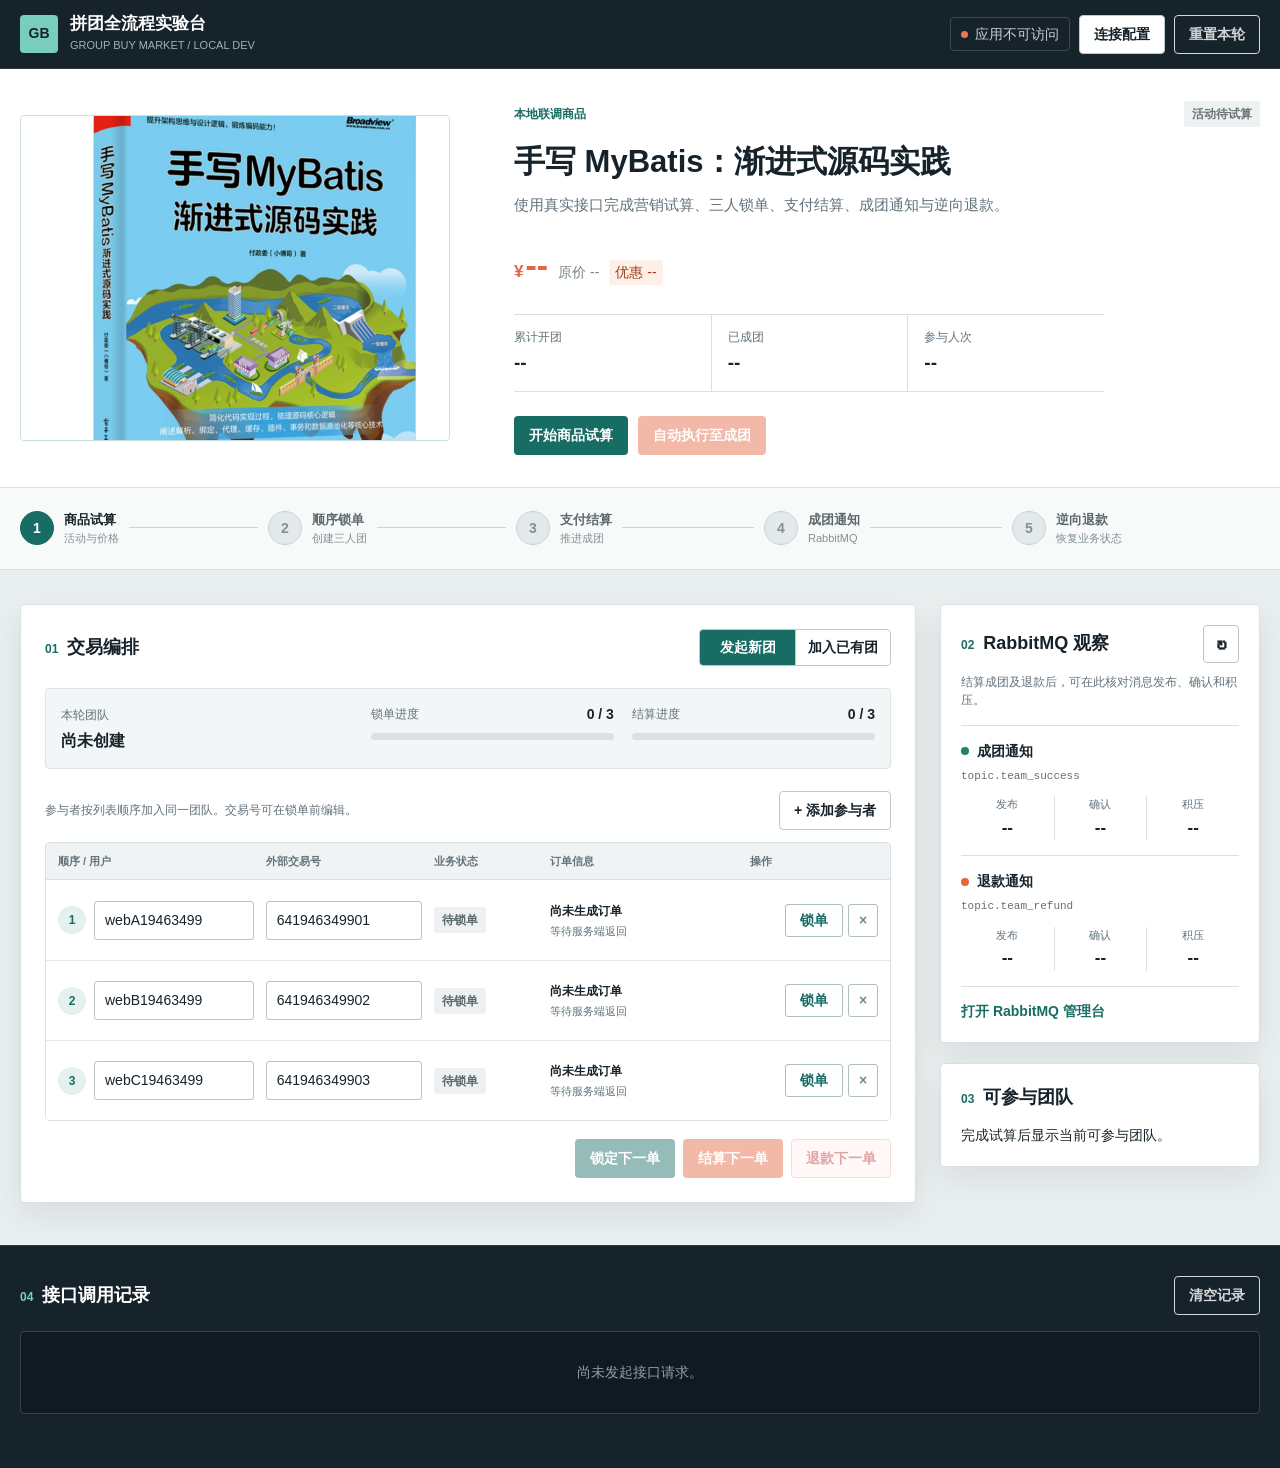
<file: docs/ui/group-buy-flow/index.html>
<!DOCTYPE html>
<html lang="zh-CN">
<head>
    <meta charset="UTF-8">
    <meta name="viewport" content="width=device-width, initial-scale=1.0">
    <meta name="color-scheme" content="light">
    <title>拼团全流程实验台</title>
    <link rel="icon" href="data:,">
    <link rel="stylesheet" href="styles.css">
</head>
<body>
<header class="app-header">
    <div class="header-inner">
        <div class="brand-block">
            <span class="brand-mark">GB</span>
            <div>
                <h1>拼团全流程实验台</h1>
                <p>Group Buy Market / Local Dev</p>
            </div>
        </div>
        <div class="header-actions">
            <span id="apiStatus" class="connection-status is-idle"><span class="status-dot"></span>等待连接</span>
            <button id="openSettingsButton" class="button button-secondary" type="button">连接配置</button>
            <button id="resetButton" class="button button-quiet" type="button">重置本轮</button>
        </div>
    </div>
</header>

<main>
    <section class="product-band">
        <div class="content-grid product-grid">
            <div class="product-media">
                <img src="../html/images/sku-13811216-01.png" alt="手写 MyBatis 渐进式源码实践图书封面">
            </div>
            <div class="product-copy">
                <div class="eyebrow-row">
                    <span class="eyebrow">本地联调商品</span>
                    <span id="activityBadge" class="activity-badge">活动待试算</span>
                </div>
                <h2>手写 MyBatis：渐进式源码实践</h2>
                <p class="product-description">使用真实接口完成营销试算、三人锁单、支付结算、成团通知与逆向退款。</p>
                <div class="price-line">
                    <strong id="payPrice">--</strong>
                    <span id="originalPrice">原价 --</span>
                    <span id="deductionPrice" class="saving">优惠 --</span>
                </div>
                <div class="stat-strip" aria-label="活动统计">
                    <div><span>累计开团</span><strong id="allTeamCount">--</strong></div>
                    <div><span>已成团</span><strong id="allTeamCompleteCount">--</strong></div>
                    <div><span>参与人次</span><strong id="allTeamUserCount">--</strong></div>
                </div>
                <div class="primary-actions">
                    <button id="trialButton" class="button button-primary" type="button">开始商品试算</button>
                    <button id="autoRunButton" class="button button-accent" type="button" disabled>自动执行至成团</button>
                </div>
            </div>
        </div>
    </section>

    <section class="workflow-band">
        <div class="content-grid">
            <ol id="workflowSteps" class="workflow-steps" aria-label="拼团流程进度">
                <li data-step="trial"><span>1</span><div><strong>商品试算</strong><small>活动与价格</small></div></li>
                <li data-step="lock"><span>2</span><div><strong>顺序锁单</strong><small>创建三人团</small></div></li>
                <li data-step="settle"><span>3</span><div><strong>支付结算</strong><small>推进成团</small></div></li>
                <li data-step="notify"><span>4</span><div><strong>成团通知</strong><small>RabbitMQ</small></div></li>
                <li data-step="refund"><span>5</span><div><strong>逆向退款</strong><small>恢复业务状态</small></div></li>
            </ol>
        </div>
    </section>

    <section class="operation-band">
        <div class="content-grid operation-grid">
            <div class="operation-main">
                <div class="section-heading">
                    <div>
                        <span class="section-index">01</span>
                        <h2>交易编排</h2>
                    </div>
                    <div class="team-mode" role="group" aria-label="组团方式">
                        <input id="modeCreate" name="teamMode" type="radio" value="create" checked>
                        <label for="modeCreate">发起新团</label>
                        <input id="modeJoin" name="teamMode" type="radio" value="join">
                        <label for="modeJoin">加入已有团</label>
                    </div>
                </div>

                <div id="joinTeamPanel" class="join-team-panel" hidden>
                    <label for="joinTeamId">目标团队 ID</label>
                    <div class="inline-field">
                        <input id="joinTeamId" type="text" inputmode="numeric" placeholder="试算后可从可参与团队中选择">
                        <button id="useFirstTeamButton" class="button button-secondary" type="button">使用首个可参与团</button>
                    </div>
                </div>

                <div class="team-summary">
                    <div>
                        <span>本轮团队</span>
                        <strong id="currentTeamId">尚未创建</strong>
                    </div>
                    <div class="progress-block">
                        <div class="progress-copy"><span>锁单进度</span><strong id="lockProgressText">0 / 3</strong></div>
                        <div class="progress-track"><span id="lockProgressBar"></span></div>
                    </div>
                    <div class="progress-block">
                        <div class="progress-copy"><span>结算进度</span><strong id="settleProgressText">0 / 3</strong></div>
                        <div class="progress-track settle"><span id="settleProgressBar"></span></div>
                    </div>
                </div>

                <div class="participant-toolbar">
                    <p>参与者按列表顺序加入同一团队。交易号可在锁单前编辑。</p>
                    <button id="addParticipantButton" class="button button-secondary" type="button">+ 添加参与者</button>
                </div>

                <div class="participant-table" role="table" aria-label="参与者交易列表">
                    <div class="participant-header" role="row">
                        <span>顺序 / 用户</span>
                        <span>外部交易号</span>
                        <span>业务状态</span>
                        <span>订单信息</span>
                        <span>操作</span>
                    </div>
                    <div id="participantRows"></div>
                </div>

                <div class="batch-actions">
                    <button id="lockNextButton" class="button button-primary" type="button" disabled>锁定下一单</button>
                    <button id="settleNextButton" class="button button-accent" type="button" disabled>结算下一单</button>
                    <button id="refundNextButton" class="button button-danger" type="button" disabled>退款下一单</button>
                </div>
            </div>

            <aside class="side-column">
                <section class="observer-panel">
                    <div class="panel-heading">
                        <div>
                            <span class="section-index">02</span>
                            <h2>RabbitMQ 观察</h2>
                        </div>
                        <button id="refreshMqButton" class="icon-button" type="button" title="刷新队列统计" aria-label="刷新队列统计">&#8635;</button>
                    </div>
                    <p id="mqHint" class="panel-hint">结算成团及退款后，可在此核对消息发布、确认和积压。</p>
                    <div class="queue-list">
                        <div class="queue-item" data-queue="success">
                            <div class="queue-title"><span class="queue-indicator success"></span><strong>成团通知</strong></div>
                            <code>topic.team_success</code>
                            <dl>
                                <div><dt>发布</dt><dd id="successPublish">--</dd></div>
                                <div><dt>确认</dt><dd id="successAck">--</dd></div>
                                <div><dt>积压</dt><dd id="successMessages">--</dd></div>
                            </dl>
                        </div>
                        <div class="queue-item" data-queue="refund">
                            <div class="queue-title"><span class="queue-indicator refund"></span><strong>退款通知</strong></div>
                            <code>topic.team_refund</code>
                            <dl>
                                <div><dt>发布</dt><dd id="refundPublish">--</dd></div>
                                <div><dt>确认</dt><dd id="refundAck">--</dd></div>
                                <div><dt>积压</dt><dd id="refundMessages">--</dd></div>
                            </dl>
                        </div>
                    </div>
                    <a id="rabbitConsoleLink" class="console-link" href="http://127.0.0.1:15672" target="_blank" rel="noreferrer">打开 RabbitMQ 管理台</a>
                </section>

                <section class="available-panel">
                    <div class="panel-heading">
                        <div>
                            <span class="section-index">03</span>
                            <h2>可参与团队</h2>
                        </div>
                    </div>
                    <div id="availableTeams" class="available-teams">
                        <p class="empty-state">完成试算后显示当前可参与团队。</p>
                    </div>
                </section>
            </aside>
        </div>
    </section>

    <section class="log-band">
        <div class="content-grid">
            <div class="section-heading log-heading">
                <div>
                    <span class="section-index">04</span>
                    <h2>接口调用记录</h2>
                </div>
                <button id="clearLogButton" class="button button-quiet" type="button">清空记录</button>
            </div>
            <div id="requestLog" class="request-log">
                <p class="empty-state">尚未发起接口请求。</p>
            </div>
        </div>
    </section>
</main>

<dialog id="settingsDialog" class="settings-dialog">
    <form method="dialog">
        <div class="dialog-heading">
            <div>
                <span class="eyebrow">Local endpoints</span>
                <h2>连接配置</h2>
            </div>
            <button class="icon-button" value="cancel" type="submit" aria-label="关闭配置" title="关闭">&#215;</button>
        </div>
        <div class="settings-grid">
            <label>应用地址<input id="apiBaseInput" type="url" required></label>
            <label>RabbitMQ 管理地址<input id="rabbitBaseInput" type="url" required></label>
            <label>RabbitMQ 用户名<input id="rabbitUserInput" type="text" autocomplete="username"></label>
            <label>RabbitMQ 密码<input id="rabbitPasswordInput" type="password" autocomplete="current-password"></label>
            <label>商品 ID<input id="goodsIdInput" type="text" required></label>
            <label>来源<input id="sourceInput" type="text" required></label>
            <label>渠道<input id="channelInput" type="text" required></label>
        </div>
        <div class="dialog-actions">
            <button class="button button-secondary" value="cancel" type="submit">取消</button>
            <button id="saveSettingsButton" class="button button-primary" value="default" type="button">保存并检查</button>
        </div>
    </form>
</dialog>

<div id="toastRegion" class="toast-region" aria-live="polite" aria-atomic="true"></div>

<script src="app.js"></script>
</body>
</html>
</file>
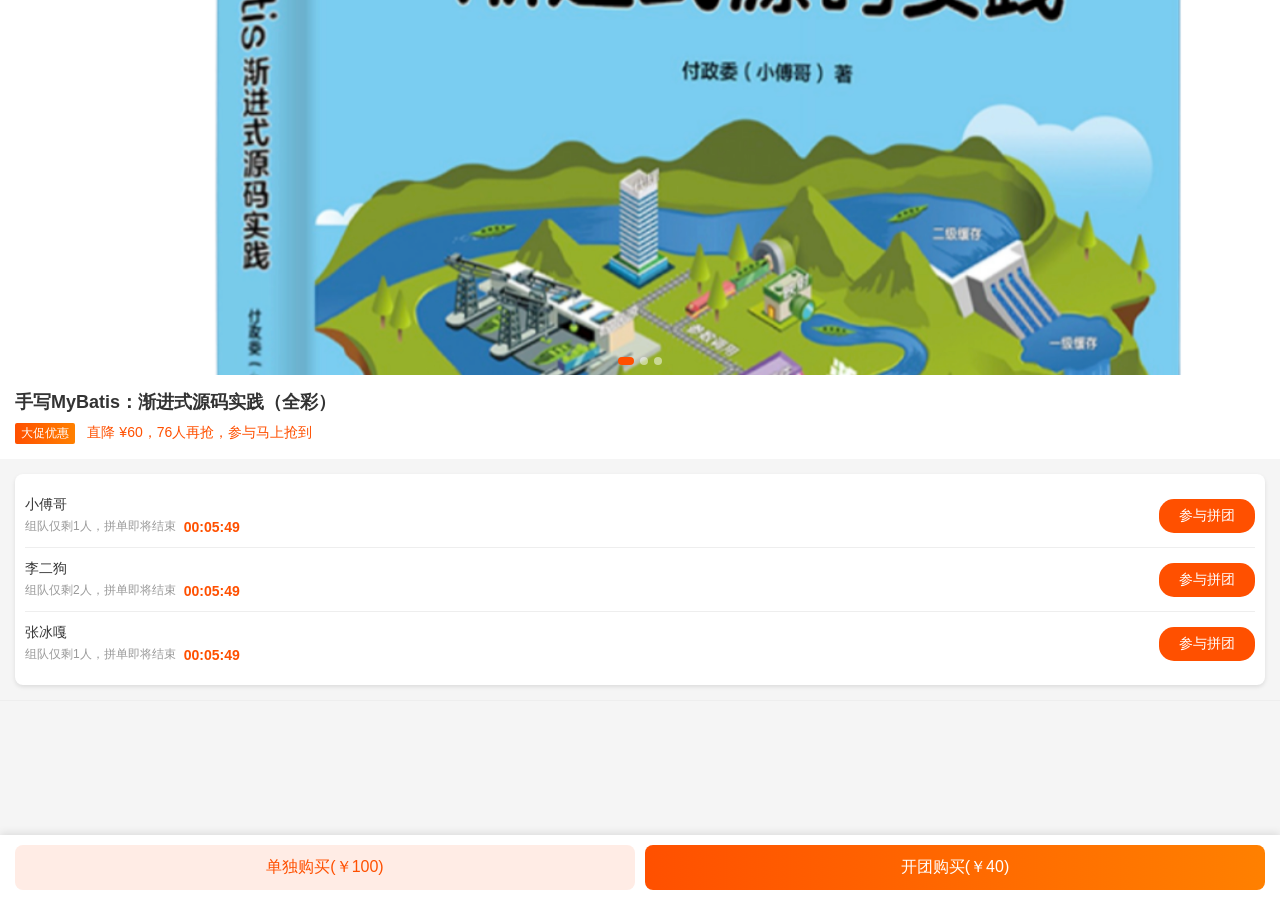
<file: docs/ui/html/index.html>
<!DOCTYPE html>
<html lang="zh-CN">
<head>
    <meta charset="UTF-8">
    <meta name="viewport" content="width=device-width, initial-scale=1.0">
    <title>小傅哥 - 拼团项目 - 商品详情页</title>
    <link rel="stylesheet" href="css/index.css">
</head>
<body>
<!-- 轮播图 -->
<div class="swiper-container">
    <div class="swiper-wrapper">
        <div class="swiper-slide"><img src="./images/sku-13811216-01.png"></div>
        <div class="swiper-slide"><img src="./images/sku-13811216-02.png"></div>
        <div class="swiper-slide"><img src="./images/sku-13811216-03.png"></div>
    </div>
    <div class="swiper-pagination"></div>
</div>

<!-- 商品信息 -->
<div class="product-info">
    <h1 class="product-title">手写MyBatis：渐进式源码实践（全彩）</h1>
    <span class="promotion-tag">大促优惠</span>
    <span class="promotion-text">直降 ¥60，76人再抢，参与马上抢到</span>
</div>

<!-- 修改后的拼单列表结构 -->
<div class="group-list">
    <div class="group-item">
        <div>
            <div class="user-info">小傅哥</div>
            <div class="group-status">
                <span>组队仅剩1人，拼单即将结束</span>
                <span class="countdown">00:05:49</span>
            </div>
        </div>
        <div class="right">
            <button class="group-btn" data-price="40">参与拼团</button>
        </div>
    </div>
    <div class="group-item">
        <div>
            <div class="user-info">李二狗</div>
            <div class="group-status">
                <span>组队仅剩2人，拼单即将结束</span>
                <span class="countdown">00:05:49</span>
            </div>
        </div>
        <div class="right">
            <button class="group-btn" data-price="40">参与拼团</button>
        </div>
    </div>
    <div class="group-item">
        <div>
            <div class="user-info">张冰嘎</div>
            <div class="group-status">
                <span>组队仅剩1人，拼单即将结束</span>
                <span class="countdown">00:05:49</span>
            </div>
        </div>
        <div class="right">
            <button class="group-btn" data-price="40">参与拼团</button>
        </div>
    </div>
</div>

<!-- 空白区域 -->
<div class="area"></div>

<!-- 底部操作栏 -->
<div class="action-bar">
    <button class="action-btn buy-alone" data-price="100">单独购买(￥100)</button>
    <button class="action-btn group-buy" data-price="40">开团购买(￥40)</button>
</div>

<!-- 支付弹窗 -->
<div id="paymentModal" class="modal">
    <div class="modal-content">
        <h2>请扫码支付</h2>
        <p id="paymentAmount"></p>
        <img src="./images/sku-13811216-04.png" alt="支付二维码" class="qr-code">
        <div class="button-group">
            <button id="cancelPayment">取消支付</button>
            <button id="completePayment">支付完成</button>
        </div>
    </div>
</div>

<script src="js/index.js"></script>
</body>
</html>
</file>
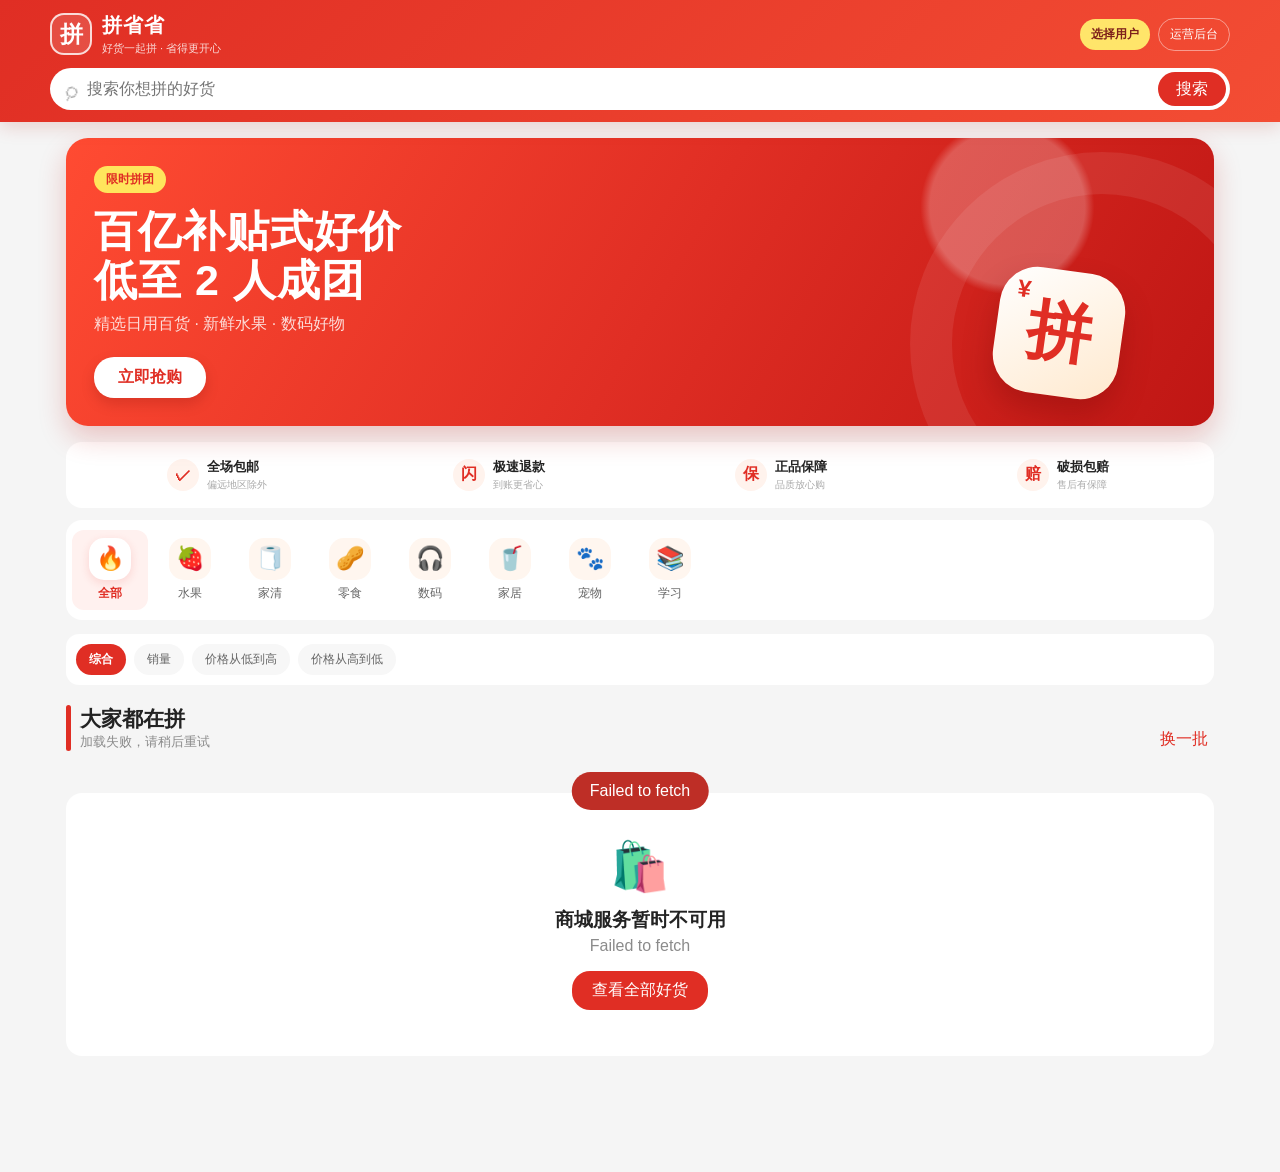
<file: docs/dev-ops/nginx/html/index.html>
<!DOCTYPE html>
<html lang="zh-CN">
<head>
    <meta charset="UTF-8">
    <meta name="viewport" content="width=device-width, initial-scale=1, maximum-scale=1, user-scalable=no">
    <meta name="theme-color" content="#e02e24">
    <title>拼省省</title>
    <link rel="icon" href="images/placeholder-product.svg" type="image/svg+xml">
    <link rel="stylesheet" href="css/index.css">
</head>
<body>
<header class="topbar">
    <div class="topbar-row">
        <div class="brand">
            <span class="brand-mark">拼</span>
            <div>
                <strong>拼省省</strong>
                <small>好货一起拼 · 省得更开心</small>
            </div>
        </div>
        <div class="top-actions">
            <a id="identityLink" class="identity-link" href="login.html">选择用户</a>
            <a class="admin-link" href="admin/login.html">运营后台</a>
        </div>
    </div>
    <form id="searchForm" class="search-box">
        <span aria-hidden="true">⌕</span>
        <input id="searchInput" type="search" placeholder="搜索你想拼的好货" autocomplete="off">
        <button type="submit">搜索</button>
    </form>
</header>

<main class="page-shell">
    <section class="hero">
        <div class="hero-copy">
            <span class="hero-badge">限时拼团</span>
            <h1>百亿补贴式好价<br>低至 2 人成团</h1>
            <p>精选日用百货 · 新鲜水果 · 数码好物</p>
            <button id="heroAction" type="button">立即抢购</button>
        </div>
        <div class="hero-art" aria-hidden="true">
            <span>¥</span>
            <strong>拼</strong>
        </div>
    </section>

    <section class="benefits" aria-label="商城保障">
        <div><b>✓</b><span>全场包邮<small>偏远地区除外</small></span></div>
        <div><b>闪</b><span>极速退款<small>到账更省心</small></span></div>
        <div><b>保</b><span>正品保障<small>品质放心购</small></span></div>
        <div><b>赔</b><span>破损包赔<small>售后有保障</small></span></div>
    </section>

    <nav id="categoryNav" class="category-nav" aria-label="商品分类">
        <button class="active" data-category="全部"><span>🔥</span>全部</button>
        <button data-category="生鲜水果"><span>🍓</span>水果</button>
        <button data-category="家清纸品"><span>🧻</span>家清</button>
        <button data-category="食品零食"><span>🥜</span>零食</button>
        <button data-category="数码电器"><span>🎧</span>数码</button>
        <button data-category="家居生活"><span>🥤</span>家居</button>
        <button data-category="宠物用品"><span>🐾</span>宠物</button>
        <button data-category="学习办公"><span>📚</span>学习</button>
    </nav>

    <nav id="sortNav" class="sort-nav" aria-label="商品排序">
        <button class="active" data-sort="default">综合</button>
        <button data-sort="sales">销量</button>
        <button data-sort="price_asc">价格从低到高</button>
        <button data-sort="price_desc">价格从高到低</button>
    </nav>

    <section class="section-heading">
        <div>
            <span class="heading-accent"></span>
            <h2>大家都在拼</h2>
            <small id="resultSummary">正在加载今日好货</small>
        </div>
        <button id="refreshButton" type="button">换一批</button>
    </section>

    <section id="productGrid" class="product-grid" aria-live="polite">
        <article class="product-card skeleton"></article>
        <article class="product-card skeleton"></article>
        <article class="product-card skeleton"></article>
        <article class="product-card skeleton"></article>
    </section>

    <div id="emptyState" class="empty-state" hidden>
        <span>🛍️</span>
        <h3>没有找到相关商品</h3>
        <p>换个关键词或分类再试试吧</p>
        <button type="button">查看全部好货</button>
    </div>
</main>

<footer class="mobile-tabbar">
    <a class="active" href="index.html"><span>⌂</span>首页</a>
    <a href="#categoryNav"><span>▦</span>分类</a>
    <a href="orders.html"><span>◉</span>订单</a>
</footer>

<div id="toast" class="toast" role="status"></div>

<script src="js/store-identity.js"></script>
<script src="js/store-api.js"></script>
<script src="js/index.js"></script>
</body>
</html>
</file>
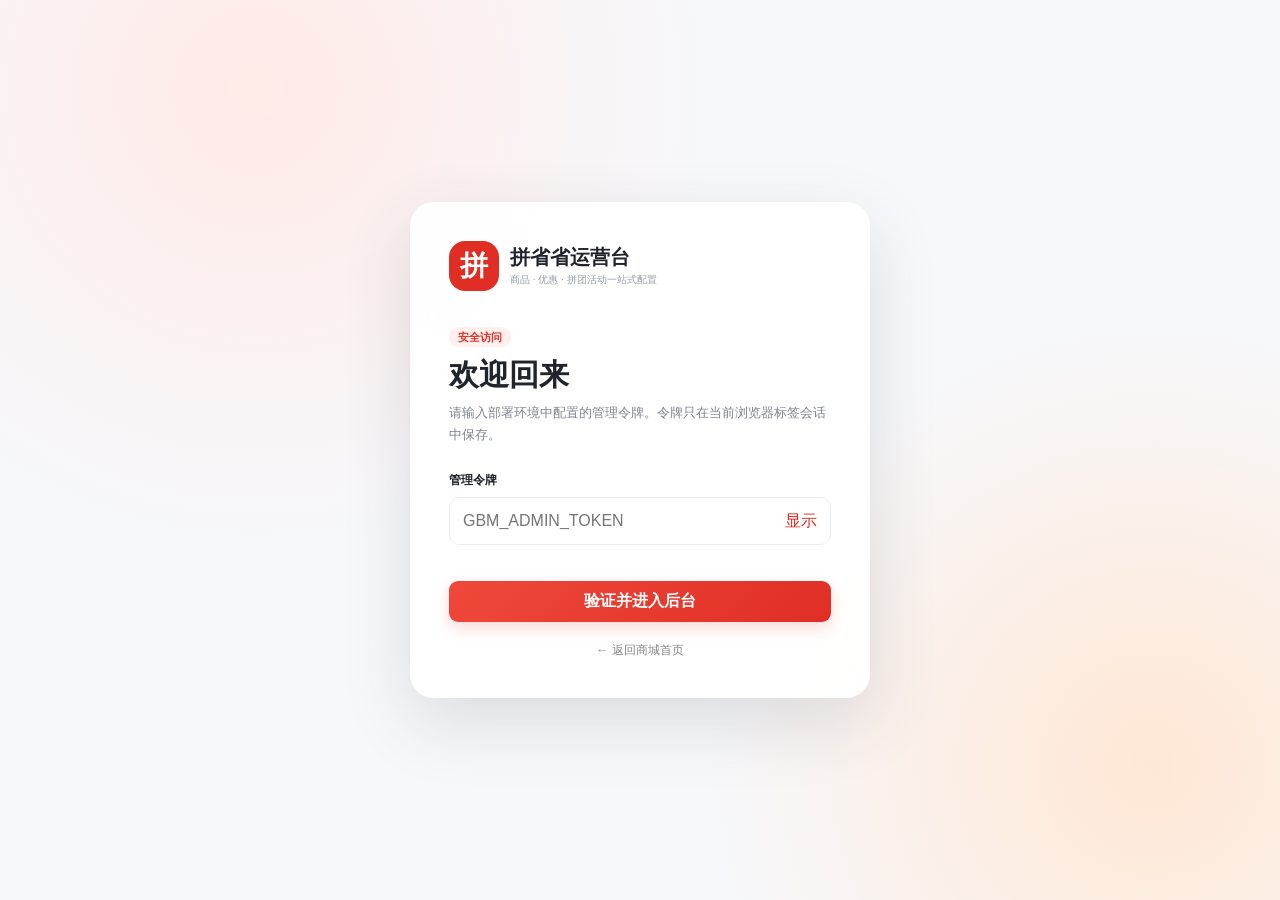
<file: docs/dev-ops/nginx/html/admin/index.html>
<!DOCTYPE html>
<html lang="zh-CN">
<head>
    <meta charset="UTF-8">
    <meta name="viewport" content="width=device-width, initial-scale=1">
    <title>拼省省 · 运营后台</title>
    <link rel="icon" href="../images/placeholder-product.svg" type="image/svg+xml">
    <link rel="stylesheet" href="css/admin.css">
</head>
<body class="admin-page">
<aside class="sidebar">
    <div class="admin-brand">
        <span>拼</span>
        <div><strong>拼省省</strong><small>运营管理中心</small></div>
    </div>
    <nav>
        <a class="active" href="#products"><i>▦</i>商品与活动</a>
        <a href="../index.html"><i>⌂</i>查看商城</a>
    </nav>
    <div class="sidebar-tip">
        <strong>配置发布提示</strong>
        <p>先保存草稿并完成优惠试算，确认无误后再发布上线。</p>
    </div>
    <button id="logoutButton" class="logout" type="button">退出后台</button>
</aside>

<main class="admin-main">
    <header class="admin-header">
        <div>
            <small>运营中心 / 商品配置</small>
            <h1>商品与拼团活动</h1>
        </div>
        <button id="newProductButton" class="primary" type="button">＋ 新建商品</button>
    </header>

    <section class="dashboard-cards">
        <div><span class="metric-icon red">商</span><p>商品总数<small>当前后台配置</small></p><strong id="totalMetric">--</strong></div>
        <div><span class="metric-icon green">上</span><p>已上架<small>商城正在展示</small></p><strong id="onlineMetric">--</strong></div>
        <div><span class="metric-icon amber">稿</span><p>待发布<small>活动草稿</small></p><strong id="draftMetric">--</strong></div>
        <div><span class="metric-icon blue">团</span><p>活动商品<small>已配置拼团规则</small></p><strong id="activityMetric">--</strong></div>
    </section>

    <section id="products" class="panel">
        <div class="panel-toolbar">
            <div class="filter-row">
                <input id="keywordFilter" type="search" placeholder="搜索商品ID或名称">
                <select id="statusFilter">
                    <option value="">全部状态</option>
                    <option value="0">草稿</option>
                    <option value="1">已上架</option>
                    <option value="2">已下架</option>
                </select>
                <button id="searchButton" type="button">查询</button>
            </div>
            <button id="refreshAdminButton" class="ghost" type="button">↻ 刷新</button>
        </div>
        <div class="table-wrap">
            <table>
                <thead><tr><th>商品</th><th>原价 / 拼团价</th><th>活动规则</th><th>商品状态</th><th>活动状态</th><th>版本</th><th>操作</th></tr></thead>
                <tbody id="productTableBody"><tr><td colspan="7" class="loading-cell">正在加载配置...</td></tr></tbody>
            </table>
        </div>
        <div class="pagination">
            <span id="pageSummary">第 1 页</span>
            <div><button id="prevPage" type="button">上一页</button><button id="nextPage" type="button">下一页</button></div>
        </div>
    </section>
</main>

<div id="drawerBackdrop" class="drawer-backdrop"></div>
<aside id="configDrawer" class="config-drawer" aria-hidden="true">
    <header>
        <div><small id="drawerKicker">新建配置</small><h2 id="drawerTitle">商品与活动配置</h2></div>
        <button id="closeDrawer" type="button">×</button>
    </header>
    <form id="configForm">
        <input id="version" name="version" type="hidden" value="0">

        <section class="form-section">
            <div class="section-title"><span>1</span><div><h3>商品资料</h3><p>商城列表和详情页展示的基础内容</p></div></div>
            <div class="form-grid two">
                <label>商品ID<input name="goodsId" maxlength="16" placeholder="例如 9890009" required></label>
                <label>商品分类
                    <select name="category">
                        <option>生鲜水果</option><option>家清纸品</option><option>食品零食</option>
                        <option>数码电器</option><option>家居生活</option><option>宠物用品</option>
                        <option>学习办公</option><option>百货</option>
                    </select>
                </label>
            </div>
            <label>商品名称<input name="goodsName" maxlength="128" placeholder="填写清晰完整的商品标题" required></label>
            <label>商品卖点<textarea name="subtitle" maxlength="256" rows="2" placeholder="一句话描述规格、产地或核心卖点"></textarea></label>
            <div class="form-grid three">
                <label>商品原价<input name="originalPrice" type="number" min="0.01" step="0.01" required></label>
                <label>展示销量<input name="salesCount" type="number" min="0" step="1" value="0"></label>
                <label>好评率 %<input name="favorableRate" type="number" min="0" max="100" step="0.01" value="99"></label>
            </div>
            <div class="form-grid two">
                <label>排序权重<input name="sortOrder" type="number" step="1" value="0"></label>
                <label>服务标签<input name="serviceTagsText" placeholder="全场包邮,正品保障,7天无理由"></label>
            </div>
            <label>商品主图 URL
                <div class="image-input-row">
                    <input name="mainImage" placeholder="images/products/xxx.png 或 https://..." required>
                    <label class="upload-button">上传图片<input id="imageUpload" type="file" accept=".jpg,.jpeg,.png,.webp,image/*"></label>
                </div>
            </label>
            <div class="image-preview-row">
                <img id="imagePreview" alt="商品主图预览">
                <p>支持 JPG、PNG、WebP，单张不超过 5MB；也可直接填写图片 URL。</p>
            </div>
            <label>轮播图 URL（每行一个）<textarea name="galleryImagesText" rows="3" placeholder="images/products/example.png"></textarea></label>
        </section>

        <section class="form-section">
            <div class="section-title"><span>2</span><div><h3>优惠策略</h3><p>服务端将使用同一策略完成发布前试算和真实成交试算</p></div></div>
            <div class="form-grid two">
                <label>优惠名称<input name="discountName" placeholder="例如：双人尝鲜价" required></label>
                <label>优惠类型<select name="discountType"><option value="0">基础优惠</option><option value="1">人群优惠</option></select></label>
            </div>
            <label>优惠说明<input name="discountDesc" placeholder="用于后台辨识优惠方案"></label>
            <div class="form-grid two">
                <label>优惠策略
                    <select id="marketPlan" name="marketPlan">
                        <option value="ZJ">直减</option><option value="MJ">满减</option>
                        <option value="N">N元购</option><option value="ZK">折扣</option>
                    </select>
                </label>
                <label>优惠表达式<input id="marketExpr" name="marketExpr" placeholder="例如 20" required><small id="exprHint">填写直减金额，例如 20</small></label>
            </div>
            <div id="trialCard" class="trial-card">
                <div><small>原价</small><strong id="trialOriginal">¥--</strong></div>
                <span>−</span><div><small>优惠</small><strong id="trialDeduction">¥--</strong></div>
                <span>=</span><div class="result"><small>预计拼团价</small><strong id="trialPay">¥--</strong></div>
                <p id="trialExplanation">填写价格和优惠表达式后点击试算</p>
            </div>
            <button id="trialButton" class="secondary" type="button">立即试算优惠</button>
        </section>

        <section class="form-section">
            <div class="section-title"><span>3</span><div><h3>拼团活动</h3><p>定义成团人数、队伍有效时间和活动周期</p></div></div>
            <label>活动名称<input name="activityName" placeholder="例如：草莓双人尝鲜团" required></label>
            <div class="form-grid three">
                <label>成团人数<input name="target" type="number" min="2" value="2" required></label>
                <label>每人参与次数<input name="takeLimitCount" type="number" min="1" value="3" required></label>
                <label>队伍有效分钟<input name="validTime" type="number" min="1" value="30" required></label>
            </div>
            <div class="form-grid two">
                <label>活动开始<input name="startTime" type="datetime-local" required></label>
                <label>活动结束<input name="endTime" type="datetime-local" required></label>
            </div>
            <div class="form-grid two">
                <label>来源 source<input name="source" maxlength="8" value="s01" required></label>
                <label>渠道 channel<input name="channel" maxlength="8" value="c01" required></label>
            </div>
        </section>

        <div class="drawer-actions">
            <button id="cancelEdit" type="button">取消</button>
            <button id="saveDraftButton" class="primary" type="submit">保存为草稿</button>
        </div>
    </form>
</aside>

<div id="confirmModal" class="confirm-modal">
    <div>
        <span class="confirm-icon">!</span>
        <h3 id="confirmTitle">确认操作</h3>
        <p id="confirmMessage"></p>
        <div><button id="confirmCancel" type="button">取消</button><button id="confirmOk" class="primary" type="button">确认</button></div>
    </div>
</div>

<div id="toast" class="admin-toast"></div>
<script src="../js/store-api.js"></script>
<script src="js/admin.js"></script>
</body>
</html>
</file>
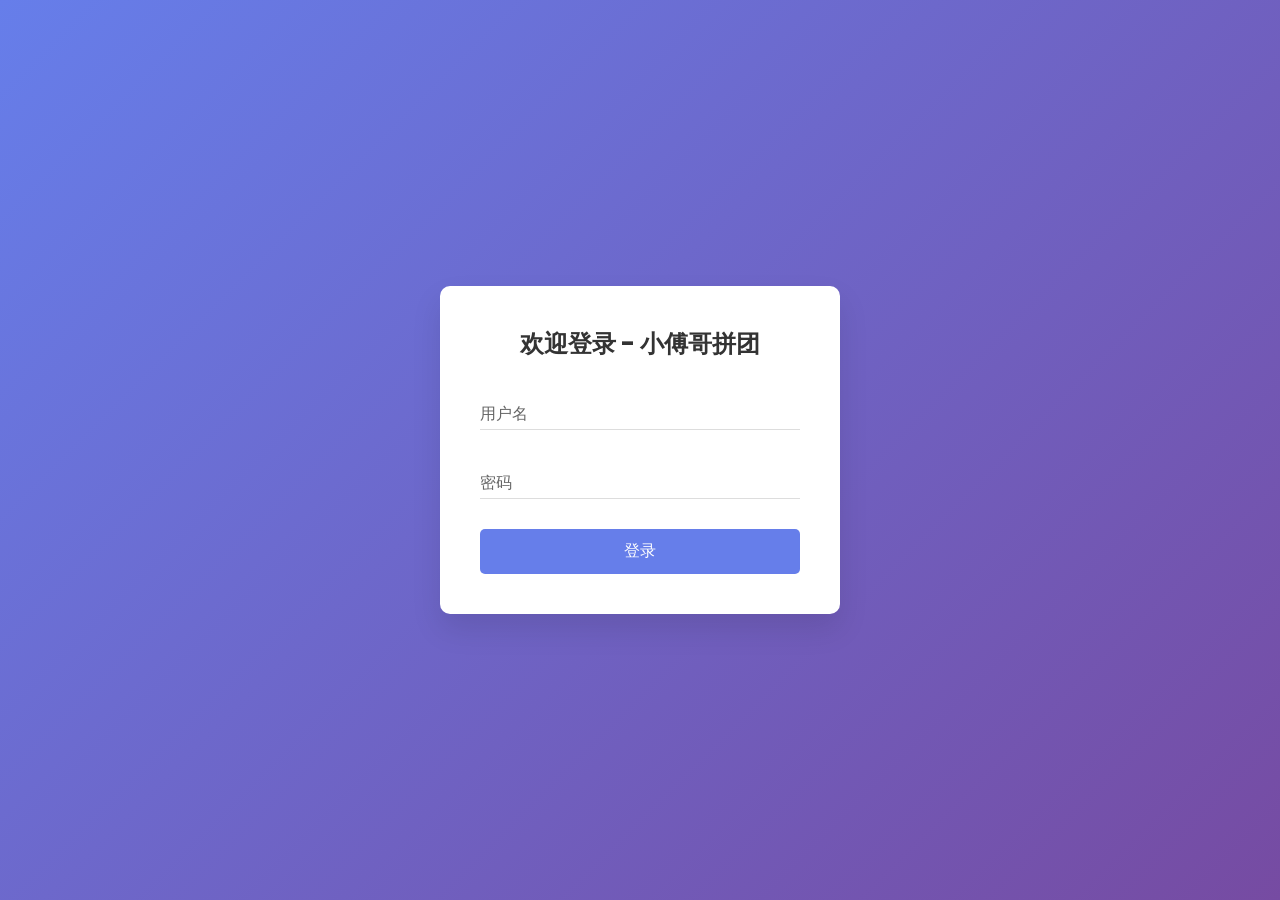
<file: docs/tag/v1.0/nginx/html/index.html>
<!DOCTYPE html>
<html lang="zh-CN">
<head>
    <meta charset="UTF-8">
    <meta name="viewport" content="width=device-width, initial-scale=1.0">
    <title>小傅哥 - 拼团项目 - 商品详情页</title>
    <link rel="stylesheet" href="css/index.css">
</head>
<body>
<!-- 轮播图 -->
<div class="swiper-container">
    <div class="swiper-wrapper">
        <div class="swiper-slide"><img src="./images/sku-13811216-01.png"></div>
        <div class="swiper-slide"><img src="./images/sku-13811216-02.png"></div>
        <div class="swiper-slide"><img src="./images/sku-13811216-03.png"></div>
    </div>
    <div class="swiper-pagination"></div>
</div>

<!-- 商品信息 -->
<div class="product-info">
    <h1 class="product-title">手写MyBatis：渐进式源码实践（全彩）</h1>
    <span class="promotion-tag">大促优惠</span>
    <span class="promotion-text"></span> <!-- 动态填充促销文本 -->
</div>

<!-- 拼单列表容器 -->
<div class="group-list">
    <!-- 动态生成拼团列表 -->
</div>

<!-- 空白区域 -->
<div class="area"></div>

<!-- 底部操作栏 -->
<div class="action-bar">
    <button class="action-btn buy-alone"></button>
    <button class="action-btn group-buy"></button>
</div>

<!-- 支付弹窗 -->
<div id="paymentModal" class="modal">
    <div class="modal-content">
        <h2>请扫码支付</h2>
        <br/>
        <p id="paymentAmount" style="color:red;"></p>
        <img src="./images/sku-13811216-04.png" alt="支付二维码" class="qr-code">
        <p id="outTradeNo"></p>
        <div class="button-group">
            <button id="cancelPayment">取消支付</button>
            <button id="completePayment">支付完成</button>
        </div>
    </div>
</div>
<script src="js/index.js"></script>
<script>
function obfuscateUserId(userId) {
  if (userId.length < 4) {
    if (userId.length <= 1) {
      return userId;
    }
    const first = userId.charAt(0);
    const last = userId.charAt(userId.length - 1);
    const middle = '*'.repeat(userId.length - 2);
    return first + middle + last;
  } else {
    const start = userId.slice(0, 2);
    const end = userId.slice(-1);
    const middle = '*'.repeat(userId.length - 4);
    return start + middle + end;
  }
}

document.addEventListener('DOMContentLoaded', function() {
    // 根据测试诉求，设置基础地址；部署时，设置为你的公网IP地址，不要使用 127.0.0.1 这样的地址
    var baseUrl = "http://117.72.115.188:8091";

    // 获取信息
    var userId = getCookie("username");
    if (!userId) {
        window.location.href = "login.html"; // 跳转到登录页
        return;
    }

    // 定义交易单号，如果交易单号不为空，则当前用户已参与拼团交易
    let outTradeNo = "";

    // 请求接口数据
    fetch(baseUrl + '/api/v1/gbm/index/query_group_buy_market_config', {
        method: 'POST',
        headers: {
            'Content-Type': 'application/json',
        },
        body: JSON.stringify({
            userId: userId,
            source: "s01",
            channel: "c01",
            goodsId: "9890001"
        })
    })
    .then(response => response.json())
    .then(res => {
        if(res.code !== '0000') return;

        const { goods, teamList, teamStatistic } = res.data;
        const groupList = document.querySelector('.group-list');
        const promotionText = document.querySelector('.promotion-text');

        // 更新促销信息
        promotionText.textContent = `直降 ¥${goods.deductionPrice.toFixed(0)}，${teamStatistic.allTeamUserCount}人再抢，参与马上抢到`;

        // 清空并生成拼团列表
        groupList.innerHTML = '';

        if (teamList.length === 0) {
            groupList.innerHTML = `
                <div class="group-item empty-tips">
                    <div class="tips-content">
                        小伙伴，赶紧去开团吧，做村里最靓的仔！🎉
                    </div>
                </div>
            `;
        } else {
            teamList.forEach(team => {
                const remaining = team.targetCount - team.lockCount;
                // 判断当前用户ID是否为登录用户ID
                if(userId == team.userId){
                    outTradeNo = team.outTradeNo;
                }

                groupList.innerHTML += `
                    <div class="group-item">
                        <div>
                            <div class="user-info" data-teamId="${team.teamId}">${obfuscateUserId(team.userId)}</div>
                            <div class="group-status">
                                <span>组队仅剩${remaining}人，拼单即将结束</span>
                                <span class="countdown">${team.validTimeCountdown}</span>
                            </div>
                        </div>
                        <div class="right">
                            <button class="group-btn" data-price="${goods.payPrice.toFixed(0)}">参与拼团</button>
                        </div>
                    </div>
                `;
            });
        }

        // 更新底部按钮
        const buyAloneBtn = document.querySelector('.buy-alone');
        const groupBuyBtn = document.querySelector('.group-buy');
        buyAloneBtn.textContent = `单独购买(￥${goods.originalPrice.toFixed(0)})`;
        buyAloneBtn.dataset.price = goods.originalPrice;
        groupBuyBtn.textContent = `开团购买(￥${goods.payPrice.toFixed(0)})`;
        groupBuyBtn.dataset.price = goods.payPrice;

        // 绑定支付事件[拼团购买]
        document.querySelectorAll('.group-btn, .group-buy').forEach(btn => {
            btn.addEventListener('click', function() {

                // 如果有值，则直接展示支付按钮
                if(outTradeNo) {
                    // 显示支付弹窗
                    document.getElementById('paymentAmount').textContent =
                        `￥${this.dataset.price}`;
                    document.getElementById('outTradeNo').textContent =
                        outTradeNo;
                    document.getElementById('paymentModal').style.display = 'block';
                    return;
                }

                // 获取拼团ID
                let teamId = null;
                if (this.classList.contains('group-btn')) {
                    const groupItem = this.closest('.group-item');
                    const userInfo = groupItem.querySelector('.user-info');
                    teamId = userInfo.dataset.teamid;
                }

                outTradeNo = generateRandomNumber(12);

                // 构造请求数据（假设activityId和goodsId从按钮dataset获取）
                const postData = {
                    userId: userId,
                    teamId: teamId,
                    activityId: 100123,
                    goodsId: "9890001",
                    source: "s01",
                    channel: "c01",
                    outTradeNo: outTradeNo,
                    notifyUrl: baseUrl + "/api/v1/test/group_buy_notify"
                };

                // 调用支付接口
                fetch(baseUrl + '/api/v1/gbm/trade/lock_market_pay_order', {
                    method: 'POST',
                    headers: {
                        'content-type': 'application/json'
                    },
                    body: JSON.stringify(postData)
                })
                .then(response => response.json())
                .then(res => {
                    if (res.code !== '0000') {
                        // 失败，清空交易ID
                        outTradeNo = null;
                        alert(res.code + "：" +res.info);
                        return;
                    }

                    // 显示支付弹窗
                    document.getElementById('paymentAmount').textContent =
                        `￥${this.dataset.price}`;
                    document.getElementById('outTradeNo').textContent =
                        outTradeNo;
                    document.getElementById('paymentModal').style.display = 'block';
                })
                .catch(error => {
                    console.error('支付请求失败:', error);
                });
            });
        });

        // 启动倒计时
        document.querySelectorAll('.countdown').forEach(el => {
            new Countdown(el, el.textContent);
        });

    });

  // 支付模块
  const modal = document.getElementById("paymentModal")
  const paymentAmount = document.getElementById("paymentAmount")
  const cancelPayment = document.getElementById("cancelPayment")
  const completePayment = document.getElementById("completePayment")

  // 获取所有的按钮
  const buttons = document.querySelectorAll(".buy-alone")

  // 为每个按钮添加点击事件
  buttons.forEach((button) => {
    button.addEventListener("click", function () {
      var userId = getCookie("username");
      if (!userId) {
          window.location.href = "login.html"; // 跳转到登录页
          return;
      }

      const price = this.getAttribute("data-price")
      showPaymentModal(price)
    })
  })

  // 显示支付弹窗
  function showPaymentModal(price) {
    paymentAmount.textContent = `支付金额：￥${price}`
    modal.style.display = "block"
  }

  // 隐藏支付弹窗
  function hidePaymentModal() {
    modal.style.display = "none"
  }

  // 取消支付
  cancelPayment.addEventListener("click", hidePaymentModal)

  // 支付完成
  completePayment.addEventListener("click", () => {
    // 生成符合要求的交易时间格式
    const formatTime = date => date.toISOString()
        .replace(/T/, ' ')
        .replace(/\..+/, '')
        .substr(0, 19);

    // 构造请求参数
    const postData = {
        source: "s01",       // 保持与锁定订单时一致
        channel: "c01",      // 保持与锁定订单时一致
        userId: userId,
        outTradeNo: outTradeNo,
        outTradeTime: new Date()
    };

    // 调用结算接口
    fetch(baseUrl + '/api/v1/gbm/trade/settlement_market_pay_order', {
        method: 'POST',
        headers: {
            'content-type': 'application/json'
        },
        body: JSON.stringify(postData)
    })
    .then(response => response.json())
    .then(res => {
        outTradeNo = null;
        if (res.code === '0000') {
            alert('支付&结算成功！');
            window.location.reload(); // 支付成功后刷新页面
        } else {
            alert(`支付&结算失败：${res.info || '未知错误'}`);
        }
    })
    .catch(error => {
        console.error('接口请求失败:', error);
        alert('网络异常，请检查连接');
    })
    .finally(() => {
        hidePaymentModal(); // 始终关闭弹窗
    });

  })

  // 点击弹窗外部关闭弹窗
  window.addEventListener("click", (event) => {
    if (event.target == modal) {
      hidePaymentModal()
    }
  })

});
</script>

</body>
</html>
</file>
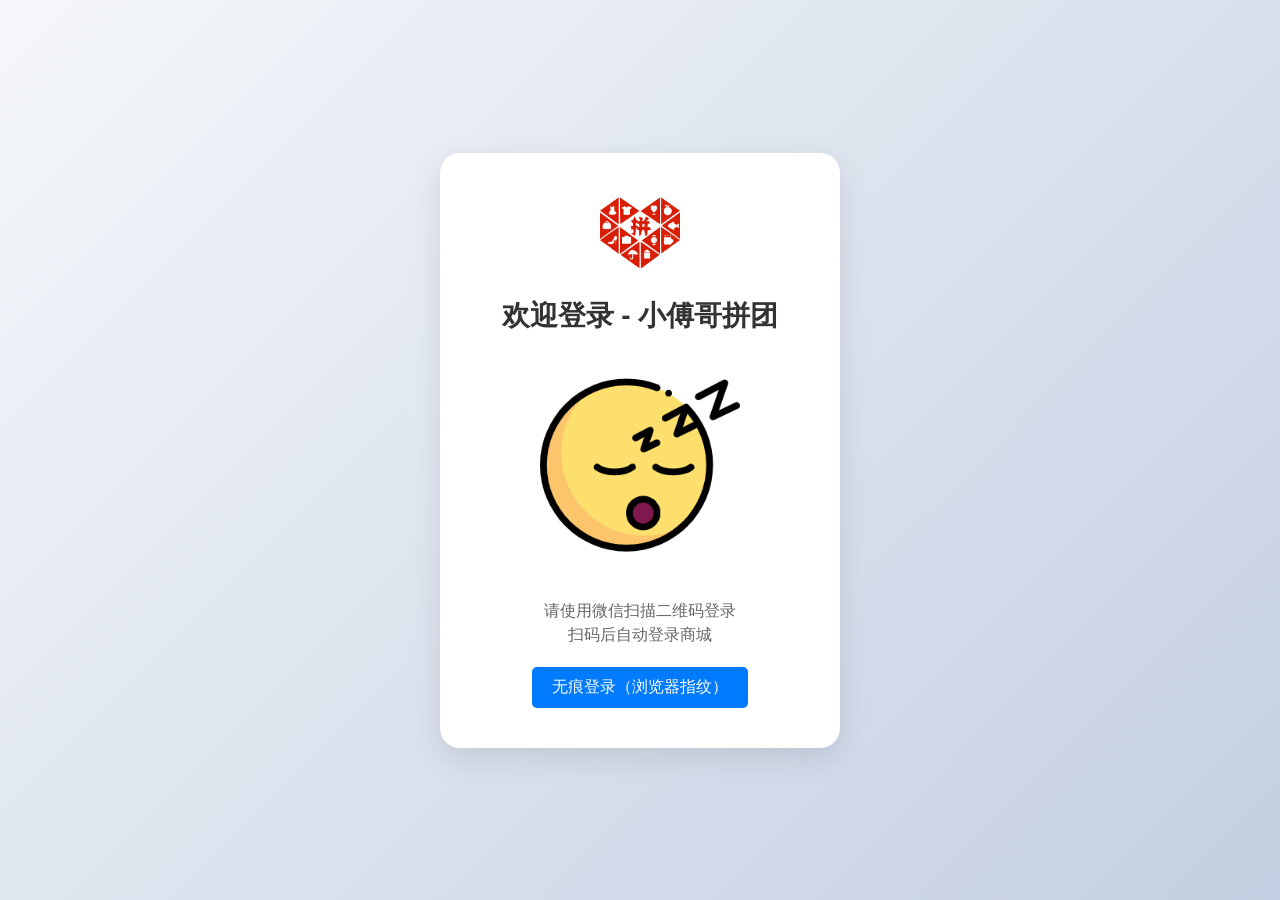
<file: docs/tag/v2.0/nginx/html/index.html>
<!DOCTYPE html>
<html lang="zh-CN">
<head>
    <meta charset="UTF-8">
    <meta name="viewport" content="width=device-width, initial-scale=1.0">
    <title>小傅哥 - 拼团项目 - 商品详情页</title>
    <link rel="stylesheet" href="css/index.css">

</head>
<body>
<!-- 轮播图 -->
<div class="swiper-container">
    <div class="swiper-wrapper">
        <div class="swiper-slide"><img src="./images/sku-13811216-01.png"></div>
        <div class="swiper-slide"><img src="./images/sku-13811216-02.png"></div>
        <div class="swiper-slide"><img src="./images/sku-13811216-03.png"></div>
    </div>
    <div class="swiper-pagination"></div>
</div>

<!-- 商品信息 -->
<div class="product-info">
    <h1 class="product-title">手写MyBatis：渐进式源码实践（全彩）</h1>
    <span class="promotion-tag">大促优惠</span>
    <span class="promotion-text"></span> <!-- 动态填充促销文本 -->
</div>

<!-- 拼单列表容器 -->
<div class="group-list">
    <!-- 动态生成拼团列表 -->
</div>

<!-- 空白区域 -->
<div class="area"></div>

<!-- 底部操作栏 -->
<div class="action-bar">
    <button class="action-btn buy-alone"></button>
    <button class="action-btn group-buy"></button>
</div>

<script src="js/index.js"></script>
<script>
// 新增支付确认函数
function showPaymentConfirm(price) {
    // 创建遮罩层
    const overlay = document.createElement('div');
    overlay.className = 'payment-overlay';

    // 创建弹窗内容
    const modal = document.createElement('div');
    modal.className = 'payment-modal';
    modal.innerHTML = `
        <h3>支付确认</h3>
        <p>商品金额：￥${price}</p>
        <p>买家账号：<span class="copyable" data-copy="kvhmoj3832@sandbox.com">kvhmoj3832@sandbox.com</span></p>
        <p>登录密码：111111</p>
        <p>支付密码：111111</p>
        <div class="modal-buttons">
            <button class="confirm-btn">确认支付</button>
            <button class="cancel-btn">取消支付</button>
        </div>
    `;

    // 确认支付处理
    modal.querySelector('.confirm-btn').addEventListener('click', function() {
        const form = document.querySelector('form');
        if (form) form.submit();
        overlay.remove();
    });

    // 取消支付处理
    modal.querySelector('.cancel-btn').addEventListener('click', function() {
        document.querySelectorAll('form').forEach(form => form.remove());
        overlay.remove();
    });

    // 添加复制功能
    modal.querySelector('.copyable').addEventListener('click', function() {
        const textToCopy = this.getAttribute('data-copy');
        navigator.clipboard.writeText(textToCopy).then(() => {
            alert('买家账号已复制到剪贴板');
        }).catch(err => {
            console.error('无法复制文本: ', err);
        });
    });

    overlay.appendChild(modal);
    document.body.appendChild(overlay);
}

function obfuscateUserId(userId) {
    if (userId.length <= 4) {
      // 如果 userId 的长度小于或等于 4，则无需替换任何字符
      return userId;
    } else {
      // 获取前两位和后两位
      const start = userId.slice(0, 2);
      const end = userId.slice(-2);
      // 计算中间部分应该被替换成多少个 *
      const middle = '*'.repeat(userId.length - 4);
      // 返回成功替换后的字符串
      return `${start}${middle}${end}`;
    }
  }

document.addEventListener('DOMContentLoaded', function() {
    // 根据测试诉求，设置基础地址
    var sPayMallUrl = "http://117.72.115.188";
    var groupBuyMarketUrl = "http://117.72.115.188";
    var goodsId = "9890001";

    // 获取信息
    var userId = getCookie("loginToken");
    if (!userId) {
        window.location.href = "login.html"; // 跳转到登录页
        return;
    }

    // 请求接口数据
    fetch(groupBuyMarketUrl + '/api/v1/gbm/index/query_group_buy_market_config', {
        method: 'POST',
        headers: {
            'Content-Type': 'application/json',
        },
        body: JSON.stringify({
            userId: userId,
            source: "s01",
            channel: "c01",
            goodsId: goodsId
        })
    })
    .then(response => response.json())
    .then(res => {
        if(res.code !== '0000') return;

        const { activityId, goods, teamList, teamStatistic } = res.data;
        const groupList = document.querySelector('.group-list');
        const promotionText = document.querySelector('.promotion-text');

        // 更新促销信息
        promotionText.textContent = `直降 ¥${goods.deductionPrice.toFixed(0)}，${teamStatistic.allTeamUserCount}人再抢，参与马上抢到`;

        // 清空并生成拼团列表
        groupList.innerHTML = '';

        if (teamList.length === 0) {
            groupList.innerHTML = `
                <div class="group-item empty-tips">
                    <div class="tips-content">
                        小伙伴，赶紧去开团吧，做村里最靓的仔！🎉
                    </div>
                </div>
            `;
        } else {
            teamList.forEach(team => {
                const remaining = team.targetCount - team.lockCount;

                groupList.innerHTML += `
                    <div class="group-item">
                        <div>
                            <div class="user-info" data-teamId="${team.teamId}" data-activityId="${team.activityId}">${obfuscateUserId(team.userId)}</div>
                            <div class="group-status">
                                <span>组队仅剩${remaining}人，拼单即将结束</span>
                                <span class="countdown">${team.validTimeCountdown}</span>
                            </div>
                        </div>
                        <div class="right">
                            <button class="group-btn" data-price="${goods.payPrice.toFixed(0)}">参与拼团</button>
                        </div>
                    </div>
                `;
            });
        }

        // 更新底部按钮
        const buyAloneBtn = document.querySelector('.buy-alone');
        const groupBuyBtn = document.querySelector('.group-buy');
        buyAloneBtn.textContent = `单独购买(￥${goods.originalPrice.toFixed(0)})`;
        buyAloneBtn.dataset.price = goods.originalPrice;
        groupBuyBtn.textContent = `开团购买(￥${goods.payPrice.toFixed(0)})`;
        groupBuyBtn.dataset.price = goods.payPrice;

        // 绑定支付事件[拼团购买]
        document.querySelectorAll('.group-btn, .group-buy').forEach(btn => {
            btn.addEventListener('click', function() {
                const button = this;
                const price = button.dataset.price;

                // 获取拼团ID
                let teamId = null;
                if (this.classList.contains('group-btn')) {
                    const groupItem = this.closest('.group-item');
                    const userInfo = groupItem.querySelector('.user-info');
                    teamId = userInfo.dataset.teamid;
                }

                var url = sPayMallUrl + '/api/v1/alipay/create_pay_order';

                var requestBody = {
                     userId: userId,
                     productId: goods.goodsId,
                     teamId: teamId,
                     activityId: activityId,
                     marketType: 1
                };

                fetch(url, {
                    method: 'POST',
                    headers: {
                        'Content-Type': 'application/json'
                    },
                    body: JSON.stringify(requestBody) // 将请求体转换为JSON字符串
                })
                .then(response => response.json()) // 解析JSON格式的响应
                .then(json => {
                    if (json.code === "0000") { // 假设成功的code是"0000"
                        document.querySelectorAll('form').forEach(form => form.remove());
                        document.body.insertAdjacentHTML('beforeend', json.data);
                        showPaymentConfirm(goods.payPrice);
                    } else {
                        console.error('Error:', json.info); // 输出错误信息
                    }
                })
                .catch(error => console.error('Error:', error));

            });
        });

        // 绑定支付事件[单独购买]
        document.querySelectorAll('.buy-alone').forEach(btn => {
            btn.addEventListener('click', function() {
                const button = this;
                const price = button.dataset.price;

                var requestBody = {
                     userId: userId,
                     productId: goods.goodsId,
                     marketType: 0
                };

                fetch(sPayMallUrl + '/api/v1/alipay/create_pay_order', {
                    method: 'POST',
                    headers: {
                        'Content-Type': 'application/json'
                    },
                    body: JSON.stringify(requestBody) // 将请求体转换为JSON字符串
                })
                .then(response => response.json()) // 解析JSON格式的响应
                .then(json => {
                    if (json.code === "0000") { // 假设成功的code是"0000"
                        document.querySelectorAll('form').forEach(form => form.remove());
                        document.body.insertAdjacentHTML('beforeend', json.data);
                        showPaymentConfirm(goods.payPrice);
                    } else {
                        console.error('Error:', json.info); // 输出错误信息
                    }
                })
                .catch(error => console.error('Error:', error));
            });
        });

        // 启动倒计时
        document.querySelectorAll('.countdown').forEach(el => {
            new Countdown(el, el.textContent);
        });

    });

});
</script>

</body>
</html>
</file>
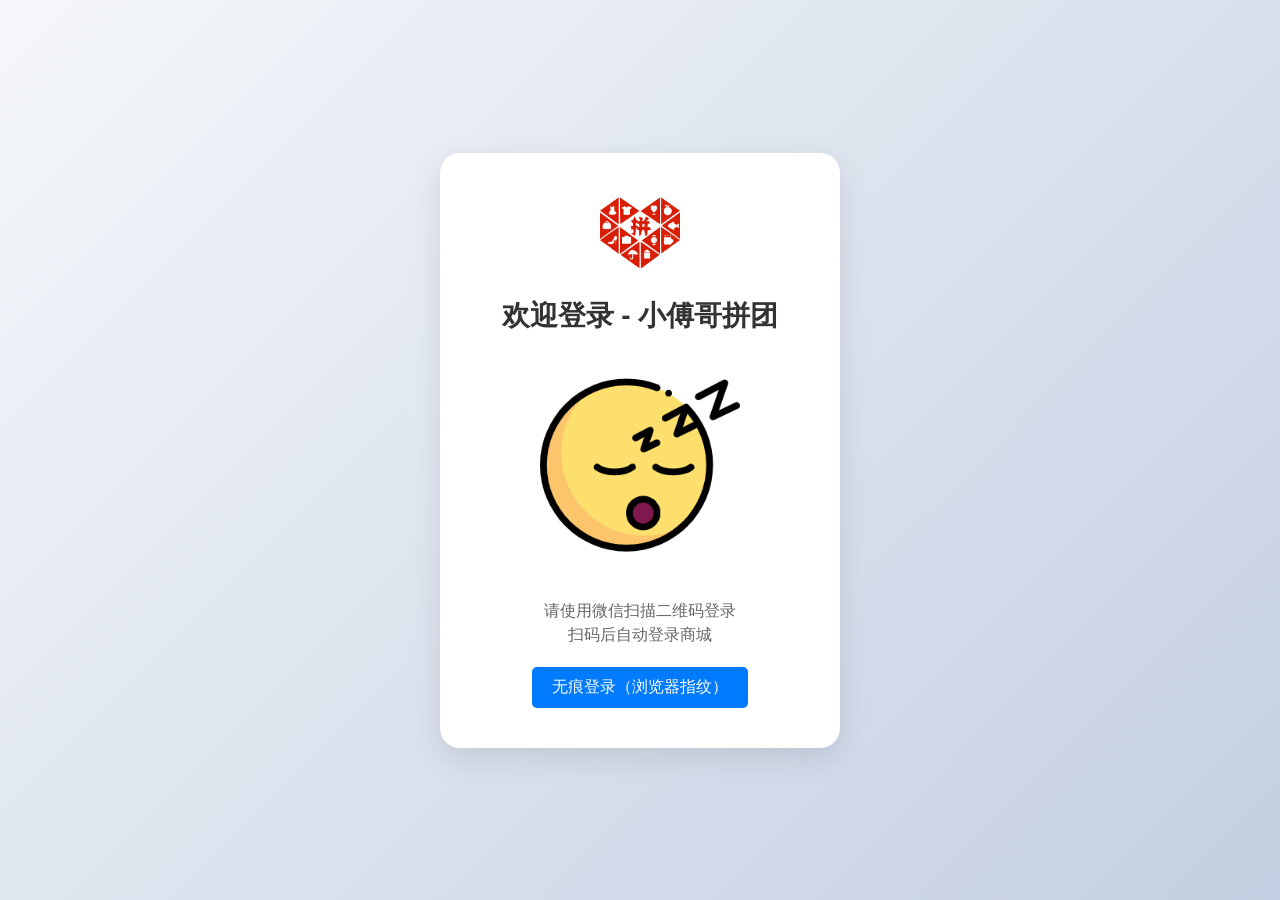
<file: docs/tag/v3.0/nginx/html/index.html>
<!DOCTYPE html>
<html lang="zh-CN">
<head>
    <meta charset="UTF-8">
    <meta name="viewport" content="width=device-width, initial-scale=1.0">
    <title>小傅哥 - 拼团项目 - 商品详情页</title>
    <link rel="stylesheet" href="css/index.css">

</head>
<body>
<!-- 轮播图 -->
<div class="swiper-container">
    <div class="swiper-wrapper">
        <div class="swiper-slide"><img src="./images/sku-13811216-01.png"></div>
        <div class="swiper-slide"><img src="./images/sku-13811216-02.png"></div>
        <div class="swiper-slide"><img src="./images/sku-13811216-03.png"></div>
    </div>
    <div class="swiper-pagination"></div>
</div>

<!-- 商品信息 -->
<div class="product-info">
    <h1 class="product-title">手写MyBatis：渐进式源码实践（全彩）</h1>
    <span class="promotion-tag">大促优惠</span>
    <span class="promotion-text"></span> <!-- 动态填充促销文本 -->
</div>

<!-- 拼单列表容器 -->
<div class="group-list">
    <!-- 动态生成拼团列表 -->
</div>

<!-- 空白区域 -->
<div class="area"></div>

<!-- 底部操作栏 -->
<div class="action-bar">
    <button class="action-btn buy-alone"></button>
    <button class="action-btn group-buy"></button>
    <button class="action-btn order-list-btn" onclick="window.location.href='order-list.html'">我的订单</button>
    <button class="action-btn test-callback-btn" onclick="window.location.href='test-callback.html'">“后门”</button>
</div>

<script src="js/common.js"></script>
<script src="js/index.js"></script>
<script>
// 新增支付确认函数
function showPaymentConfirm(price) {
    // 创建遮罩层
    const overlay = document.createElement('div');
    overlay.className = 'payment-overlay';

    // 创建弹窗内容
    const modal = document.createElement('div');
    modal.className = 'payment-modal';
    modal.innerHTML = `
        <h3>支付确认</h3>
        <p>商品金额：￥${price}</p>
        <p>买家账号：<span class="copyable" data-copy="kvhmoj3832@sandbox.com">kvhmoj3832@sandbox.com</span></p>
        <p>登录密码：111111</p>
        <p>支付密码：111111</p>
        <div class="modal-buttons">
            <button class="confirm-btn">确认支付</button>
            <button class="cancel-btn">取消支付</button>
        </div>
    `;

    // 确认支付处理
    modal.querySelector('.confirm-btn').addEventListener('click', function() {
        const form = document.querySelector('form');
        if (form) form.submit();
        overlay.remove();
    });

    // 取消支付处理
    modal.querySelector('.cancel-btn').addEventListener('click', function() {
        document.querySelectorAll('form').forEach(form => form.remove());
        overlay.remove();
    });

    // 添加复制功能
    modal.querySelector('.copyable').addEventListener('click', function() {
        const textToCopy = this.getAttribute('data-copy');
        navigator.clipboard.writeText(textToCopy).then(() => {
            alert('买家账号已复制到剪贴板');
        }).catch(err => {
            console.error('无法复制文本: ', err);
        });
    });

    overlay.appendChild(modal);
    document.body.appendChild(overlay);
}

document.addEventListener('DOMContentLoaded', function() {
    // 使用公共配置
    var sPayMallUrl = AppConfig.sPayMallUrl;
    var groupBuyMarketUrl = AppConfig.groupBuyMarketUrl;
    var goodsId = AppConfig.goodsId;

    // 获取用户信息
    var userId = AppUtils.getCurrentUserId();
    if (!userId) {
        return;
    }

    // 请求接口数据
    fetch(groupBuyMarketUrl + '/api/v1/gbm/index/query_group_buy_market_config', {
        method: 'POST',
        headers: {
            'Content-Type': 'application/json',
        },
        body: JSON.stringify({
            userId: userId,
            source: "s01",
            channel: "c01",
            goodsId: goodsId
        })
    })
    .then(response => response.json())
    .then(res => {
        if(res.code !== '0000') return;

        const { activityId, goods, teamList, teamStatistic } = res.data;
        const groupList = document.querySelector('.group-list');
        const promotionText = document.querySelector('.promotion-text');

        // 更新促销信息
        promotionText.textContent = `直降 ¥${goods.deductionPrice.toFixed(0)}，${teamStatistic.allTeamUserCount}人再抢，参与马上抢到`;

        // 清空并生成拼团列表
        groupList.innerHTML = '';

        if (teamList.length === 0) {
            groupList.innerHTML = `
                <div class="group-item empty-tips">
                    <div class="tips-content">
                        小伙伴，赶紧去开团吧，做村里最靓的仔！🎉
                    </div>
                </div>
            `;
        } else {
            teamList.forEach(team => {
                const remaining = team.targetCount - team.lockCount;

                groupList.innerHTML += `
                    <div class="group-item">
                        <div>
                            <div class="user-info" data-teamId="${team.teamId}" data-activityId="${team.activityId}">${obfuscateUserId(team.userId)}</div>
                            <div class="group-status">
                                <span>组队仅剩${remaining}人，拼单即将结束</span>
                                <span class="countdown">${team.validTimeCountdown}</span>
                            </div>
                        </div>
                        <div class="right">
                            <button class="group-btn" data-price="${goods.payPrice.toFixed(0)}">参与拼团</button>
                        </div>
                    </div>
                `;
            });
        }

        // 更新底部按钮
        const buyAloneBtn = document.querySelector('.buy-alone');
        const groupBuyBtn = document.querySelector('.group-buy');
        buyAloneBtn.textContent = `单独购买(￥${goods.originalPrice.toFixed(0)})`;
        buyAloneBtn.dataset.price = goods.originalPrice;
        groupBuyBtn.textContent = `开团购买(￥${goods.payPrice.toFixed(0)})`;
        groupBuyBtn.dataset.price = goods.payPrice;

        // 绑定支付事件[拼团购买]
        document.querySelectorAll('.group-btn, .group-buy').forEach(btn => {
            btn.addEventListener('click', function() {
                const button = this;
                const price = button.dataset.price;

                // 获取拼团ID
                let teamId = null;
                if (this.classList.contains('group-btn')) {
                    const groupItem = this.closest('.group-item');
                    const userInfo = groupItem.querySelector('.user-info');
                    teamId = userInfo.dataset.teamid;
                }

                var url = sPayMallUrl + '/api/v1/alipay/create_pay_order';

                var requestBody = {
                     userId: userId,
                     productId: goods.goodsId,
                     teamId: teamId,
                     activityId: activityId,
                     marketType: 1
                };

                fetch(url, {
                    method: 'POST',
                    headers: {
                        'Content-Type': 'application/json'
                    },
                    body: JSON.stringify(requestBody) // 将请求体转换为JSON字符串
                })
                .then(response => response.json()) // 解析JSON格式的响应
                .then(json => {
                    if (json.code === "0000") { // 假设成功的code是"0000"
                        document.querySelectorAll('form').forEach(form => form.remove());
                        document.body.insertAdjacentHTML('beforeend', json.data);
                        showPaymentConfirm(goods.payPrice);
                    } else {
                        console.error('Error:', json.info); // 输出错误信息
                    }
                })
                .catch(error => console.error('Error:', error));

            });
        });

        // 绑定支付事件[单独购买]
        document.querySelectorAll('.buy-alone').forEach(btn => {
            btn.addEventListener('click', function() {
                const button = this;
                const price = button.dataset.price;

                var requestBody = {
                     userId: userId,
                     productId: goods.goodsId,
                     marketType: 0
                };

                fetch(sPayMallUrl + '/api/v1/alipay/create_pay_order', {
                    method: 'POST',
                    headers: {
                        'Content-Type': 'application/json'
                    },
                    body: JSON.stringify(requestBody) // 将请求体转换为JSON字符串
                })
                .then(response => response.json()) // 解析JSON格式的响应
                .then(json => {
                    if (json.code === "0000") { // 假设成功的code是"0000"
                        document.querySelectorAll('form').forEach(form => form.remove());
                        document.body.insertAdjacentHTML('beforeend', json.data);
                        showPaymentConfirm(goods.payPrice);
                    } else {
                        console.error('Error:', json.info); // 输出错误信息
                    }
                })
                .catch(error => console.error('Error:', error));
            });
        });

        // 启动倒计时
        document.querySelectorAll('.countdown').forEach(el => {
            new Countdown(el, el.textContent);
        });

    });

});
</script>

</body>
</html>
</file>
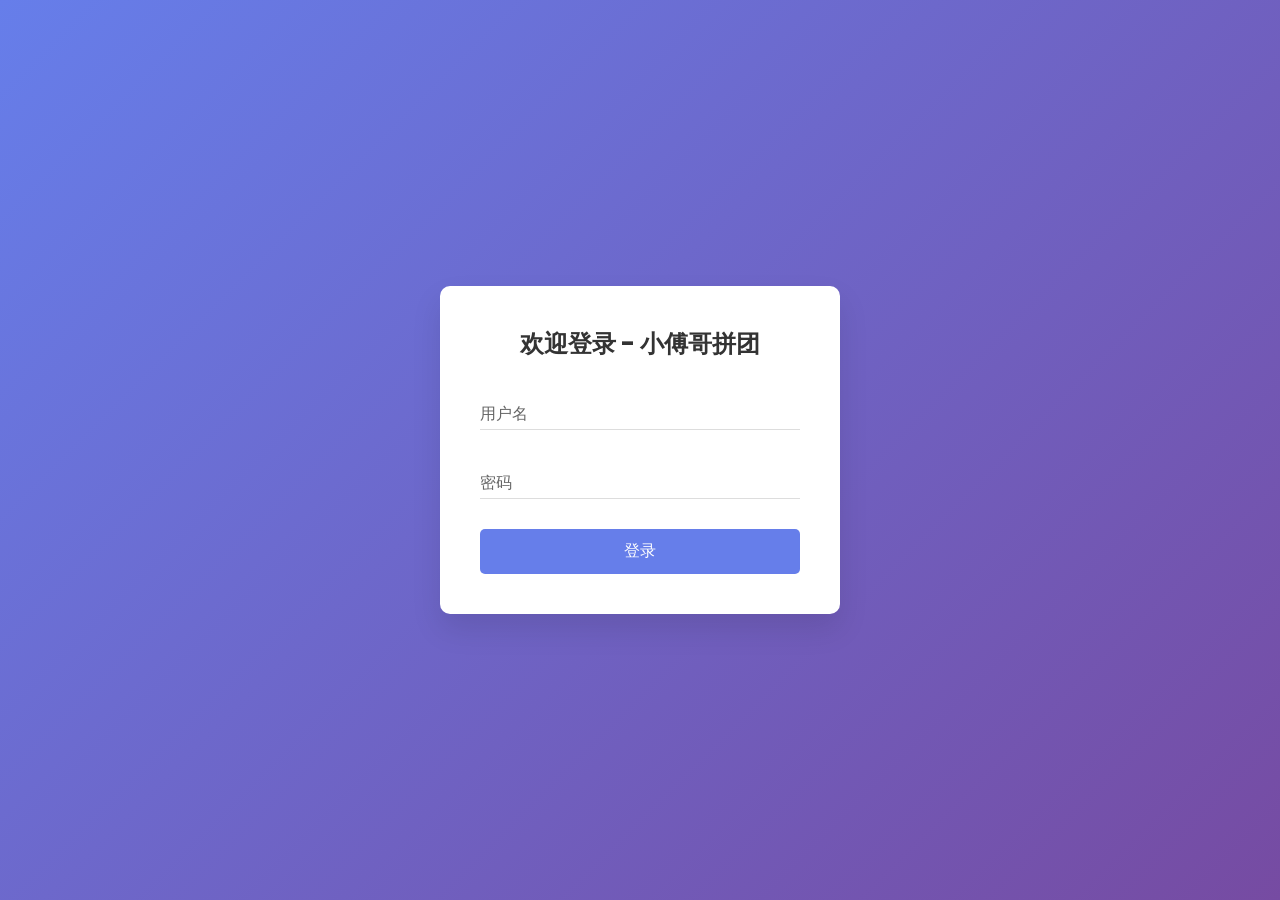
<file: docs/ui/html/login.html>
<!DOCTYPE html>
<html lang="zh-CN">
<head>
    <meta charset="UTF-8">
    <meta name="viewport" content="width=device-width, initial-scale=1.0">
    <title>商城登录</title>
    <link rel="stylesheet" href="css/login.css">
</head>
<body>
<div class="container">
    <form id="loginForm" class="login-form">
        <h2>欢迎登录 - 小傅哥拼团</h2>
        <div class="input-group">
            <input type="text" id="username" required>
            <label for="username">用户名</label>
        </div>
        <div class="input-group">
            <input type="password" id="password" required>
            <label for="password">密码</label>
        </div>
        <button type="submit">登录</button>
        <p class="error-message" id="errorMessage"></p>
    </form>
</div>
<script src="js/login.js"></script>
</body>
</html>
</file>
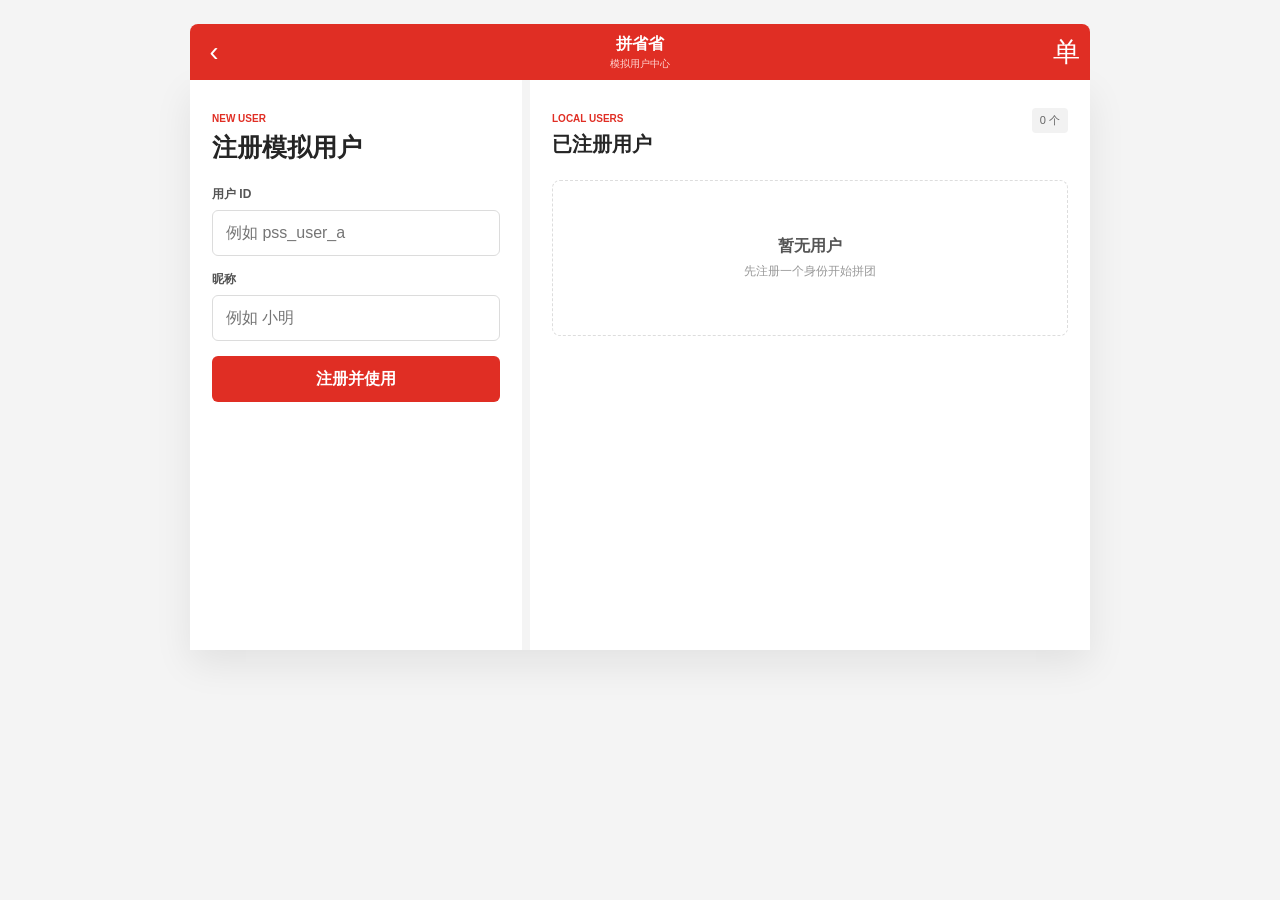
<file: docs/dev-ops/nginx/html/login.html>
<!DOCTYPE html>
<html lang="zh-CN">
<head>
    <meta charset="UTF-8">
    <meta name="viewport" content="width=device-width, initial-scale=1, maximum-scale=1">
    <meta name="theme-color" content="#e02e24">
    <title>模拟用户中心 - 拼省省</title>
    <link rel="icon" href="images/placeholder-product.svg" type="image/svg+xml">
    <link rel="stylesheet" href="css/login.css">
</head>
<body>
<header class="identity-header">
    <a href="index.html" aria-label="返回商城">‹</a>
    <div><strong>拼省省</strong><span>模拟用户中心</span></div>
    <a href="orders.html" aria-label="我的订单">单</a>
</header>

<main class="identity-page">
    <section class="register-panel">
        <span class="section-kicker">NEW USER</span>
        <h1>注册模拟用户</h1>
        <form id="identityForm">
            <label>
                <span>用户 ID</span>
                <input id="userId" name="userId" maxlength="24" autocomplete="off" placeholder="例如 pss_user_a" required>
            </label>
            <label>
                <span>昵称</span>
                <input id="nickname" name="nickname" maxlength="16" autocomplete="off" placeholder="例如 小明" required>
            </label>
            <button type="submit">注册并使用</button>
            <p id="formError" class="form-error" role="alert"></p>
        </form>
    </section>

    <section class="user-panel">
        <div class="section-title">
            <div><span class="section-kicker">LOCAL USERS</span><h2>已注册用户</h2></div>
            <span id="userCount">0 个</span>
        </div>
        <div id="userList" class="user-list"></div>
        <div id="emptyUsers" class="empty-users">
            <b>暂无用户</b>
            <span>先注册一个身份开始拼团</span>
        </div>
    </section>
</main>

<div id="toast" class="toast" role="status"></div>
<script src="js/store-identity.js"></script>
<script src="js/login.js"></script>
</body>
</html>
</file>
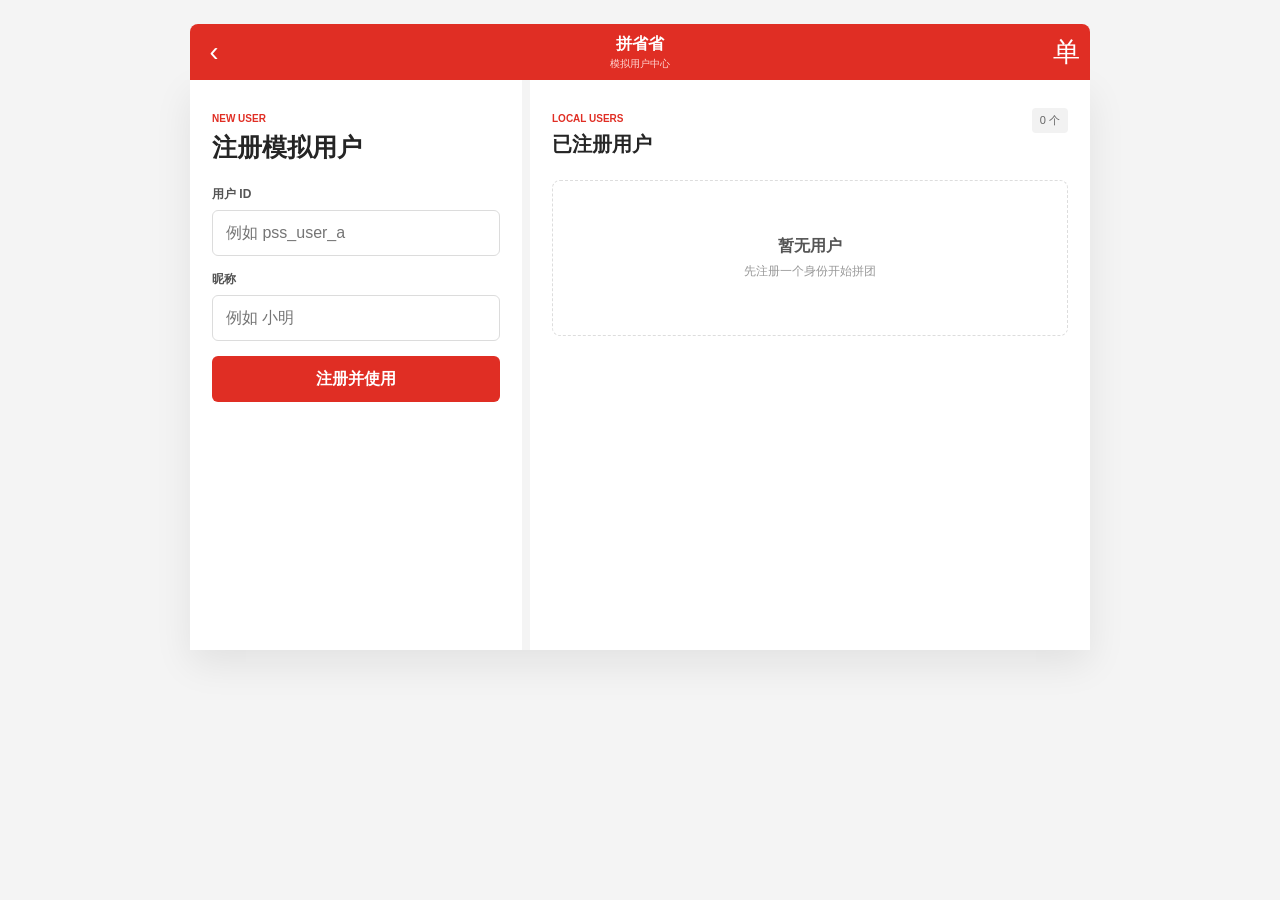
<file: docs/dev-ops/nginx/html/orders.html>
<!DOCTYPE html>
<html lang="zh-CN">
<head>
    <meta charset="UTF-8">
    <meta name="viewport" content="width=device-width, initial-scale=1, maximum-scale=1">
    <meta name="theme-color" content="#e02e24">
    <title>我的拼团订单 - 拼省省</title>
    <link rel="icon" href="images/placeholder-product.svg" type="image/svg+xml">
    <link rel="stylesheet" href="css/orders.css">
</head>
<body>
<header class="orders-header">
    <a href="index.html" aria-label="返回商城">‹</a>
    <strong>我的拼团订单</strong>
    <a id="switchUser" href="login.html" aria-label="切换用户">人</a>
</header>

<main class="orders-page">
    <section class="user-summary">
        <div id="userAvatar">H</div>
        <p><span>当前模拟用户</span><strong id="userName">加载中</strong><code id="userId">--</code></p>
        <a id="changeUser" href="login.html">切换</a>
    </section>

    <nav id="orderTabs" class="order-tabs" aria-label="订单状态">
        <button class="active" data-status="">全部</button>
        <button data-status="0">待支付</button>
        <button data-status="1">已支付</button>
        <button data-status="2">已关闭</button>
    </nav>

    <section id="orderList" class="order-list">
        <div class="order-skeleton"></div>
        <div class="order-skeleton"></div>
    </section>
    <div id="emptyOrders" class="empty-orders" hidden>
        <b>暂无相关订单</b>
        <span>去商城挑选一件好货发起拼团</span>
        <a href="index.html">去逛商城</a>
    </div>
    <button id="loadMore" class="load-more" type="button" hidden>加载更多</button>
</main>

<div id="paymentModal" class="modal" aria-hidden="true">
    <div class="modal-panel">
        <button class="modal-close" type="button" data-close-modal>×</button>
        <span>模拟收银台</span>
        <h2>确认支付</h2>
        <strong id="paymentAmount">¥0.00</strong>
        <dl>
            <div><dt>商品</dt><dd id="paymentGoods">--</dd></div>
            <div><dt>交易单号</dt><dd id="paymentTradeNo">--</dd></div>
        </dl>
        <div class="modal-actions">
            <button type="button" data-close-modal>稍后支付</button>
            <button id="confirmPayment" type="button">我已完成支付</button>
        </div>
    </div>
</div>

<div id="teamModal" class="modal" aria-hidden="true">
    <div class="modal-panel team-panel">
        <button class="modal-close" type="button" data-close-team>×</button>
        <span>TEAM DETAIL</span>
        <h2>团队成员与进度</h2>
        <div id="teamDetail"></div>
    </div>
</div>

<div id="toast" class="toast" role="status"></div>
<script src="js/store-identity.js"></script>
<script src="js/store-api.js"></script>
<script src="js/orders.js"></script>
</body>
</html>
</file>
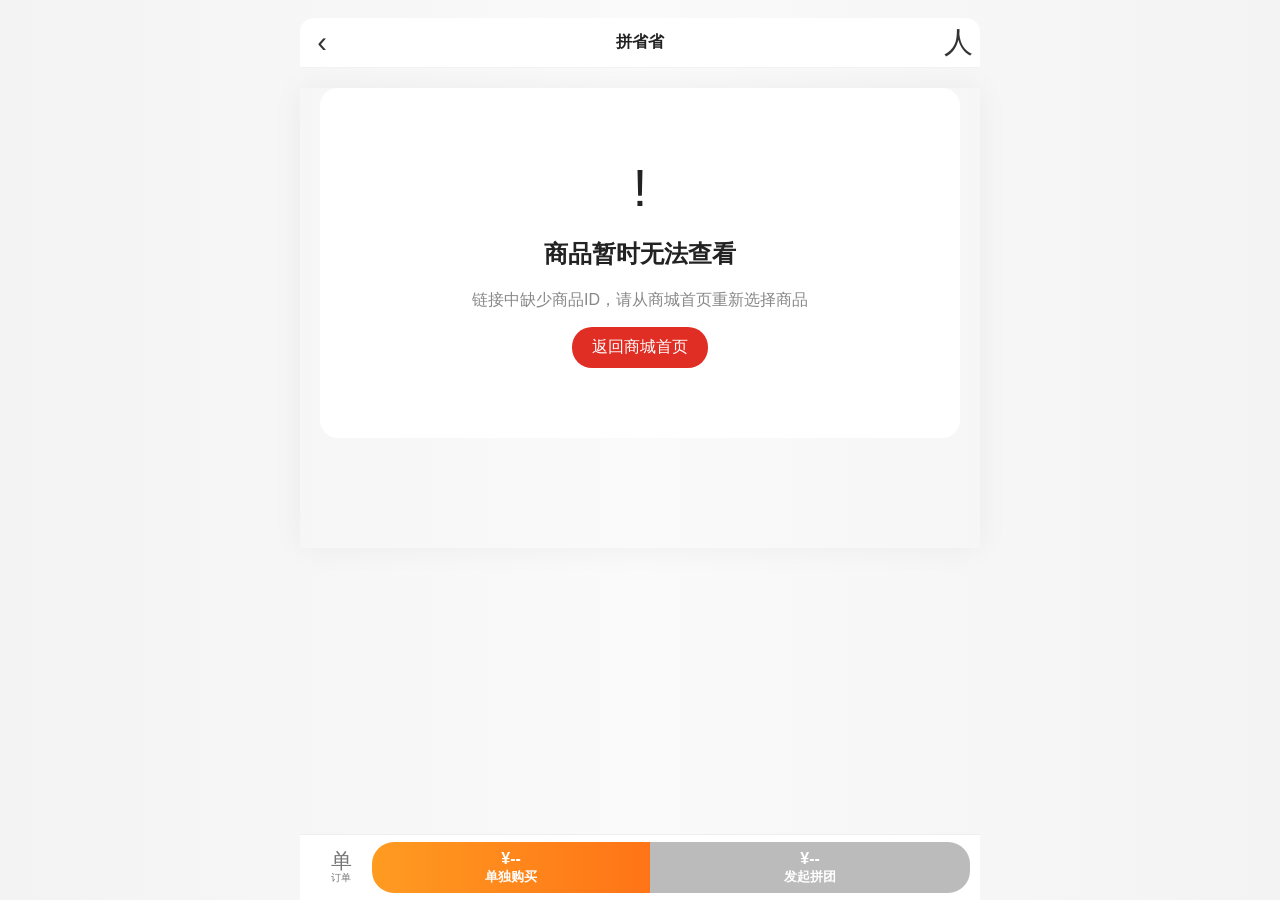
<file: docs/dev-ops/nginx/html/product-detail.html>
<!DOCTYPE html>
<html lang="zh-CN">
<head>
    <meta charset="UTF-8">
    <meta name="viewport" content="width=device-width, initial-scale=1, maximum-scale=1, user-scalable=no">
    <meta name="theme-color" content="#ffffff">
    <title>拼省省商品详情</title>
    <link rel="icon" href="images/placeholder-product.svg" type="image/svg+xml">
    <link rel="stylesheet" href="css/product-detail.css">
</head>
<body>
<header class="detail-header">
    <button type="button" onclick="history.length > 1 ? history.back() : location.href='index.html'" aria-label="返回">‹</button>
    <strong>拼省省</strong>
    <a id="identitySwitch" href="login.html" aria-label="切换用户">人</a>
</header>

<main id="detailPage" class="detail-page">
    <section class="gallery">
        <div id="galleryTrack" class="gallery-track">
            <div class="gallery-skeleton"></div>
        </div>
        <div id="galleryDots" class="gallery-dots"></div>
        <span id="galleryCounter" class="gallery-counter">1/1</span>
    </section>

    <section class="price-panel">
        <div>
            <span class="group-label">拼团价</span>
            <small>¥</small><strong id="payPrice">--</strong>
            <del id="originalPrice">¥--</del>
        </div>
        <div class="sales-copy">已拼<span id="salesCount">--</span>件</div>
    </section>

    <section class="product-copy card">
        <h1 id="goodsName">正在加载商品信息...</h1>
        <p id="subtitle">好货正在赶来的路上</p>
        <div id="serviceTags" class="service-tags"></div>
    </section>

    <section class="identity-strip card">
        <div class="identity-avatar" id="identityAvatar">访</div>
        <div><span>当前模拟用户</span><strong id="identityName">游客预览</strong></div>
        <a id="identityAction" href="login.html">切换用户</a>
    </section>

    <section class="promotion card">
        <div class="card-title">
            <h2>拼团优惠</h2>
            <span id="activityName">活动加载中</span>
        </div>
        <div class="promotion-row">
            <span class="promo-icon">省</span>
            <div>
                <strong id="priceExplanation">正在计算优惠</strong>
                <p id="activityRule">达到目标人数即可成团</p>
            </div>
            <em id="activityCountdown">长期有效</em>
        </div>
    </section>

    <section id="currentOrderSection" class="current-order card" hidden>
        <div class="card-title">
            <h2>我的当前订单</h2>
            <a href="orders.html">全部订单</a>
        </div>
        <div id="currentOrderCard"></div>
    </section>

    <section id="inviteTeamSection" class="invite-team card" hidden>
        <div class="card-title"><h2>好友邀请团</h2><span id="inviteTeamStatus">加载中</span></div>
        <div id="inviteTeamCard"></div>
    </section>

    <section class="group-section card">
        <div class="card-title">
            <h2>这些人正在拼</h2>
            <span>实时可加入队伍</span>
        </div>
        <div id="teamStatistic" class="team-statistic">
            <div><strong>--</strong><span>累计开团</span></div>
            <div><strong>--</strong><span>历史成团</span></div>
            <div><strong>--</strong><span>累计参团</span></div>
        </div>
        <div id="groupList" class="group-list">
            <div class="group-skeleton"></div>
            <div class="group-skeleton"></div>
        </div>
    </section>

    <section class="assurance card">
        <div class="card-title"><h2>服务保障</h2><span>放心拼 · 售后无忧</span></div>
        <div class="assurance-grid">
            <div><b>正</b><span>正品保障<small>品质严格把关</small></span></div>
            <div><b>退</b><span>极速退款<small>售后快速响应</small></span></div>
            <div><b>邮</b><span>全场包邮<small>送货到家</small></span></div>
        </div>
    </section>

    <section class="detail-copy card">
        <h2>商品详情</h2>
        <div class="detail-banner">
            <span>今日拼团推荐</span>
            <strong id="detailTitle">精选好货 · 实惠到家</strong>
            <p>商品展示信息由运营后台统一配置，成交价格以服务端实时试算为准。</p>
        </div>
    </section>
</main>

<div class="bottom-actions">
    <a class="mini-action" href="orders.html"><span>单</span>订单</a>
    <button id="buyAlone" class="buy-alone" type="button"><span>¥--</span>单独购买</button>
    <button id="startGroup" class="start-group" type="button" disabled><span>¥--</span>发起拼团</button>
</div>

<div id="lockResultModal" class="modal" aria-hidden="true">
    <div class="modal-card lock-result-card">
        <button class="modal-close" type="button" data-close-lock>×</button>
        <span class="modal-kicker">LOCKED</span>
        <h2>锁单成功，等待支付</h2>
        <div class="lock-state-icon">锁</div>
        <dl class="lock-summary">
            <div><dt>内部订单</dt><dd id="lockedOrderId">--</dd></div>
            <div><dt>交易单号</dt><dd id="lockedTradeNo">--</dd></div>
            <div><dt>拼团队伍</dt><dd id="lockedTeamId">--</dd></div>
            <div><dt>待支付</dt><dd id="lockedAmount">¥0.00</dd></div>
        </dl>
        <div class="lock-result-actions">
            <button type="button" data-close-lock>稍后支付</button>
            <button id="inviteAfterLock" type="button">邀请好友</button>
            <button id="payAfterLock" type="button">立即支付</button>
        </div>
    </div>
</div>

<div id="paymentModal" class="modal" aria-hidden="true">
    <div class="modal-card">
        <button id="closeModal" class="modal-close" type="button">×</button>
        <span class="modal-kicker">模拟收银台</span>
        <h2>确认支付</h2>
        <strong id="paymentAmount">¥0.00</strong>
        <div class="qr-mock"><span>拼</span><small>扫码支付演示</small></div>
        <p>交易单号：<code id="outTradeNo">--</code></p>
        <div class="modal-actions">
            <button id="cancelPayment" type="button">暂不支付</button>
            <button id="completePayment" type="button">我已完成支付</button>
        </div>
    </div>
</div>

<div id="teamModal" class="modal" aria-hidden="true">
    <div class="modal-card team-modal-card">
        <button id="closeTeamModal" class="modal-close" type="button">×</button>
        <span class="modal-kicker">TEAM DETAIL</span>
        <h2>拼团队伍详情</h2>
        <div id="teamModalBody"></div>
    </div>
</div>

<div id="toast" class="toast" role="status"></div>

<script src="js/store-identity.js"></script>
<script src="js/store-api.js"></script>
<script src="js/product-detail.js"></script>
</body>
</html>
</file>
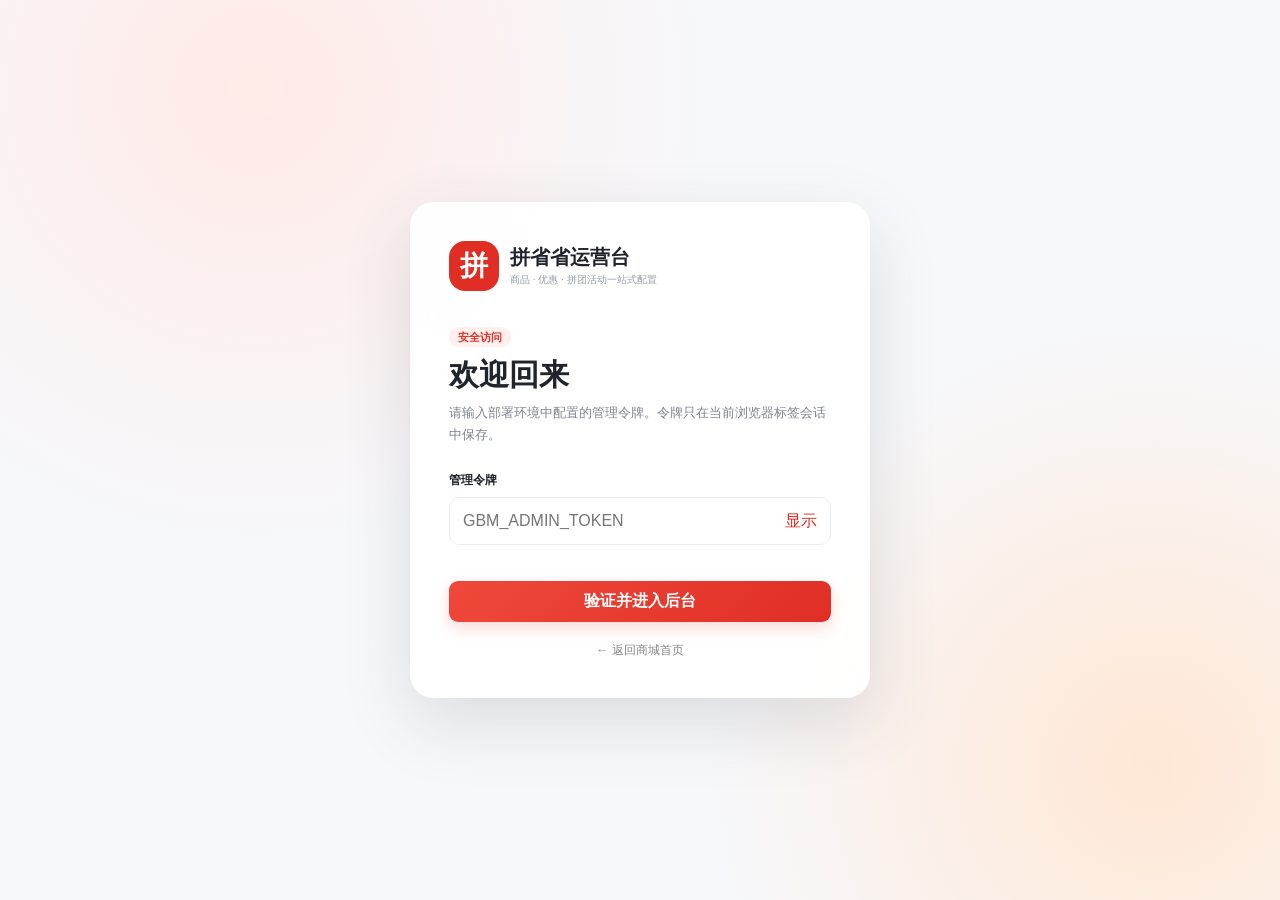
<file: docs/dev-ops/nginx/html/admin/login.html>
<!DOCTYPE html>
<html lang="zh-CN">
<head>
    <meta charset="UTF-8">
    <meta name="viewport" content="width=device-width, initial-scale=1">
    <title>拼省省 · 运营后台登录</title>
    <link rel="icon" href="../images/placeholder-product.svg" type="image/svg+xml">
    <link rel="stylesheet" href="css/admin.css">
</head>
<body class="admin-login-page">
<main class="admin-login-card">
    <div class="admin-brand large">
        <span>拼</span>
        <div><strong>拼省省运营台</strong><small>商品 · 优惠 · 拼团活动一站式配置</small></div>
    </div>
    <div class="login-intro">
        <span>安全访问</span>
        <h1>欢迎回来</h1>
        <p>请输入部署环境中配置的管理令牌。令牌只在当前浏览器标签会话中保存。</p>
    </div>
    <form id="adminLoginForm">
        <label for="adminToken">管理令牌</label>
        <div class="token-input">
            <input id="adminToken" type="password" autocomplete="current-password" placeholder="GBM_ADMIN_TOKEN" required>
            <button id="toggleToken" type="button">显示</button>
        </div>
        <p id="loginError" class="form-error"></p>
        <button id="loginButton" class="primary wide" type="submit">验证并进入后台</button>
    </form>
    <a class="back-store" href="../index.html">← 返回商城首页</a>
</main>
<script src="../js/store-api.js"></script>
<script>
    const form = document.getElementById("adminLoginForm");
    const tokenInput = document.getElementById("adminToken");
    const errorBox = document.getElementById("loginError");
    const button = document.getElementById("loginButton");
    document.getElementById("toggleToken").addEventListener("click", event => {
        const visible = tokenInput.type === "text";
        tokenInput.type = visible ? "password" : "text";
        event.target.textContent = visible ? "显示" : "隐藏";
    });
    form.addEventListener("submit", async event => {
        event.preventDefault();
        errorBox.textContent = "";
        button.disabled = true;
        button.textContent = "正在验证...";
        const token = tokenInput.value.trim();
        try {
            const response = await fetch(`${StoreApi.apiBaseUrl}/api/v1/gbm/admin/auth/verify`, {
                headers: {"X-Admin-Token": token}
            });
            const payload = await response.json();
            if (!response.ok || payload.code !== "0000") throw new Error(payload.info || "管理令牌无效");
            sessionStorage.setItem("gbmAdminToken", token);
            location.href = "index.html";
        } catch (error) {
            errorBox.textContent = error.message;
        } finally {
            button.disabled = false;
            button.textContent = "验证并进入后台";
        }
    });
</script>
</body>
</html>
</file>
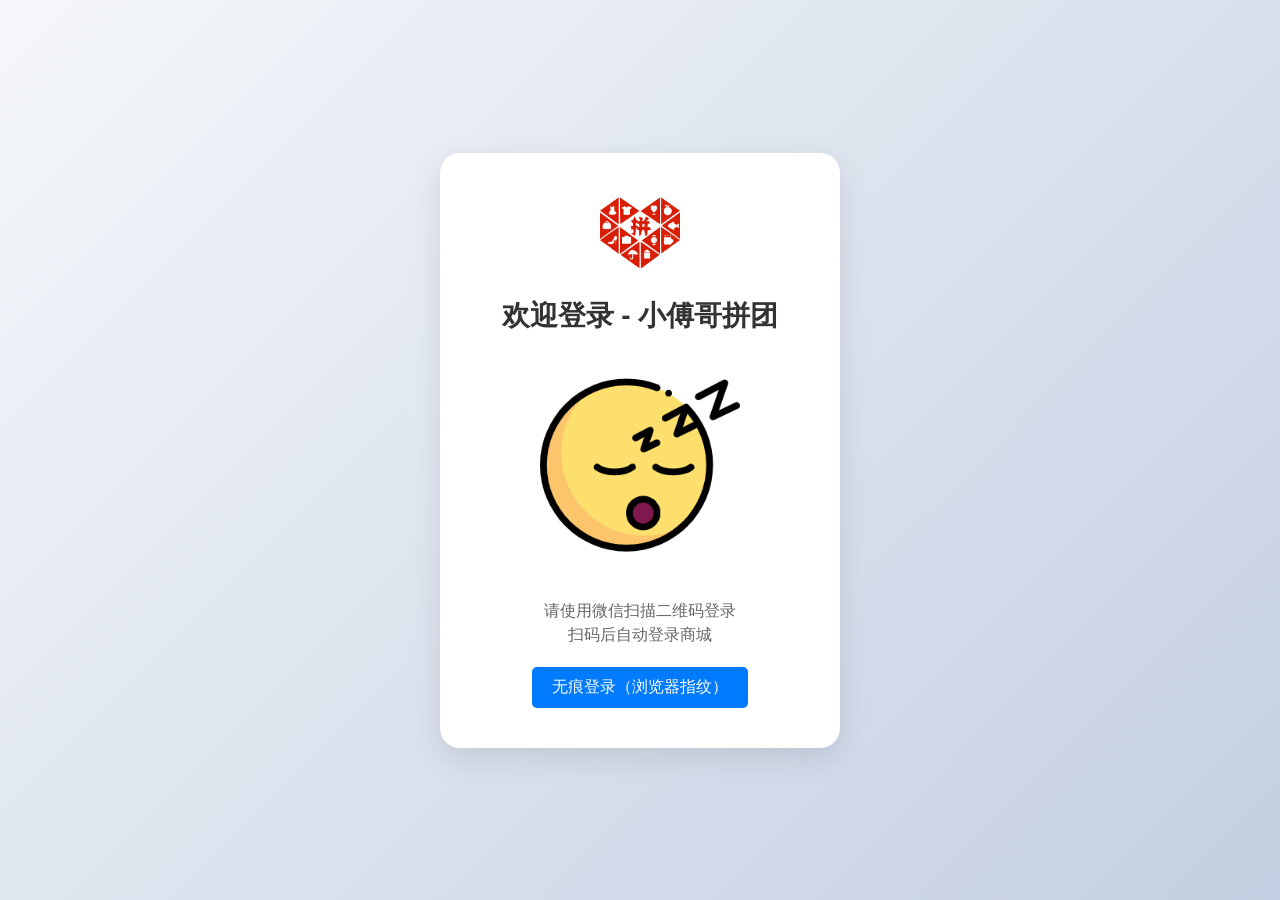
<file: docs/tag/v2.0/nginx/html/login.html>
<!DOCTYPE html>
<html lang="zh-CN">
<head>
    <meta charset="UTF-8">
    <meta name="viewport" content="width=device-width, initial-scale=1.0">
    <title>S Pay Mall 商城登录</title>
    <style>
        * {
            box-sizing: border-box;
            margin: 0;
            padding: 0;
        }
        body {
            font-family: 'Helvetica Neue', Arial, sans-serif;
            background: linear-gradient(135deg, #f5f7fa 0%, #c3cfe2 100%);
            display: flex;
            justify-content: center;
            align-items: center;
            height: 100vh;
            margin: 0;
        }
        .login-container {
            background-color: #fff;
            padding: 40px;
            border-radius: 20px;
            box-shadow: 0 10px 30px rgba(0, 0, 0, 0.1);
            text-align: center;
            max-width: 400px;
            width: 90%;
            transition: all 0.3s ease;
        }
        .login-container:hover {
            transform: translateY(-5px);
            box-shadow: 0 15px 35px rgba(0, 0, 0, 0.15);
        }
        .login-container h1 {
            margin-bottom: 30px;
            color: #333;
            font-size: 28px;
            font-weight: 600;
        }
        .qr-code {
            margin: 30px 0;
            position: relative;
        }
        .qr-code img {
            width: 200px;
            height: 200px;
            border-radius: 10px;
            transition: all 0.3s ease;
        }
        .qr-code::before {
            content: '';
            position: absolute;
            top: -5px;
            left: -5px;
            right: -5px;
            bottom: -5px;
            background: linear-gradient(45deg, #12c2e9, #c471ed, #f64f59);
            z-index: -1;
            filter: blur(20px);
            border-radius: 15px;
            opacity: 0;
            transition: opacity 0.3s ease;
        }
        .qr-code:hover::before {
            opacity: 1;
        }
        .instructions {
            color: #666;
            font-size: 16px;
            margin-top: 20px;
            line-height: 1.5;
        }
        .logo {
            width: 80px;
            height: 80px;
            margin-bottom: 20px;
        }
        .stealth-login-btn {
            background-color: #007bff;
            color: white;
            border: none;
            padding: 10px 20px;
            border-radius: 5px;
            font-size: 16px;
            cursor: pointer;
            margin-top: 20px;
            transition: background-color 0.3s ease;
        }
        .stealth-login-btn:hover {
            background-color: #0056b3;
        }
        @keyframes pulse {
            0% {
                transform: scale(1);
            }
            50% {
                transform: scale(1.05);
            }
            100% {
                transform: scale(1);
            }
        }
        .pulse {
            animation: pulse 2s infinite;
        }
    </style>
</head>
<body>
<div class="login-container">
    <img src="./images/logo.png" alt="S Pay Mall Logo" class="logo">
    <h1>欢迎登录 - 小傅哥拼团</h1>
    <div class="qr-code">
        <img id="qr-code-img" src="images/placeholder.png" alt="微信二维码" class="pulse">
    </div>
    <p class="instructions">请使用微信扫描二维码登录<br>扫码后自动登录商城</p>
    <button id="stealth-login-btn" class="stealth-login-btn">无痕登录（浏览器指纹）</button>
</div>

<script>
    var sPayMallUrl = "http://117.72.115.188";

    document.addEventListener("DOMContentLoaded", function() {
         // ./js/v4.js 替换 https://openfpcdn.io/fingerprintjs/v4
         const fpPromise = import('./js/v4.js')
            .then(FingerprintJS => FingerprintJS.load());

         fpPromise
            .then(fp => fp.get())
            .then(result => {
                const visitorId = result.visitorId;

                // 无痕登录按钮点击事件
                const stealthLoginBtn = document.getElementById('stealth-login-btn');
                stealthLoginBtn.addEventListener('click', () => {
                    // 将浏览器指纹 ID 作为 Cookie 值写入浏览器
                    setCookie('loginToken', visitorId, 30);
                    // 重定向到登录后的页面
                    window.location.href = 'index.html';
                });

            // 获取二维码 ticket
            fetch(sPayMallUrl + '/api/v1/login/weixin_qrcode_ticket')
                .then(response => response.json())
                .then(data => {
                    if (data.code === "0000") {
                        const ticket = data.data;
                        const qrCodeImg = document.getElementById('qr-code-img');
                        qrCodeImg.src = `https://mp.weixin.qq.com/cgi-bin/showqrcode?ticket=${ticket}`;
                        qrCodeImg.classList.remove('pulse');

                        // 开始轮询检查登录状态
                        const intervalId = setInterval(() => {
                            checkLoginStatus(ticket, intervalId);
                        }, 3000); // 每3秒检查一次
                    } else {
                        console.error('获取二维码 ticket 失败:', data.info);
                    }
                })
                .catch(error => {
                    console.error('请求失败:', error);
                });

                function checkLoginStatus(ticket, intervalId) {
                    fetch(sPayMallUrl + `/api/v1/login/check_login?ticket=${ticket}`)
                        .then(response => response.json())
                        .then(data => {
                            if (data.code === "0000") {
                                console.info("login success");
                                // 停止轮询
                                clearInterval(intervalId);
                                // 保存登录 token 到 cookie，设置有效期为30天
                                setCookie('loginToken', data.data, 30);
                                // 在这里可以重定向到登录后的页面
                                window.location.href = 'index.html'; // 假设登录成功后跳转到首页
                            } else {
                                console.info("login wait");
                            }
                        })
                        .catch(error => {
                            console.error('请求失败:', error);
                        });
                }

            function setCookie(name, value, days) {
                const date = new Date();
                date.setTime(date.getTime() + (days * 24 * 60 * 60 * 1000));
                const expires = "expires=" + date.toUTCString();
                document.cookie = name + "=" + value + ";" + expires + ";path=/";
            }

         });

    });
</script>
</body>
</html>
</file>
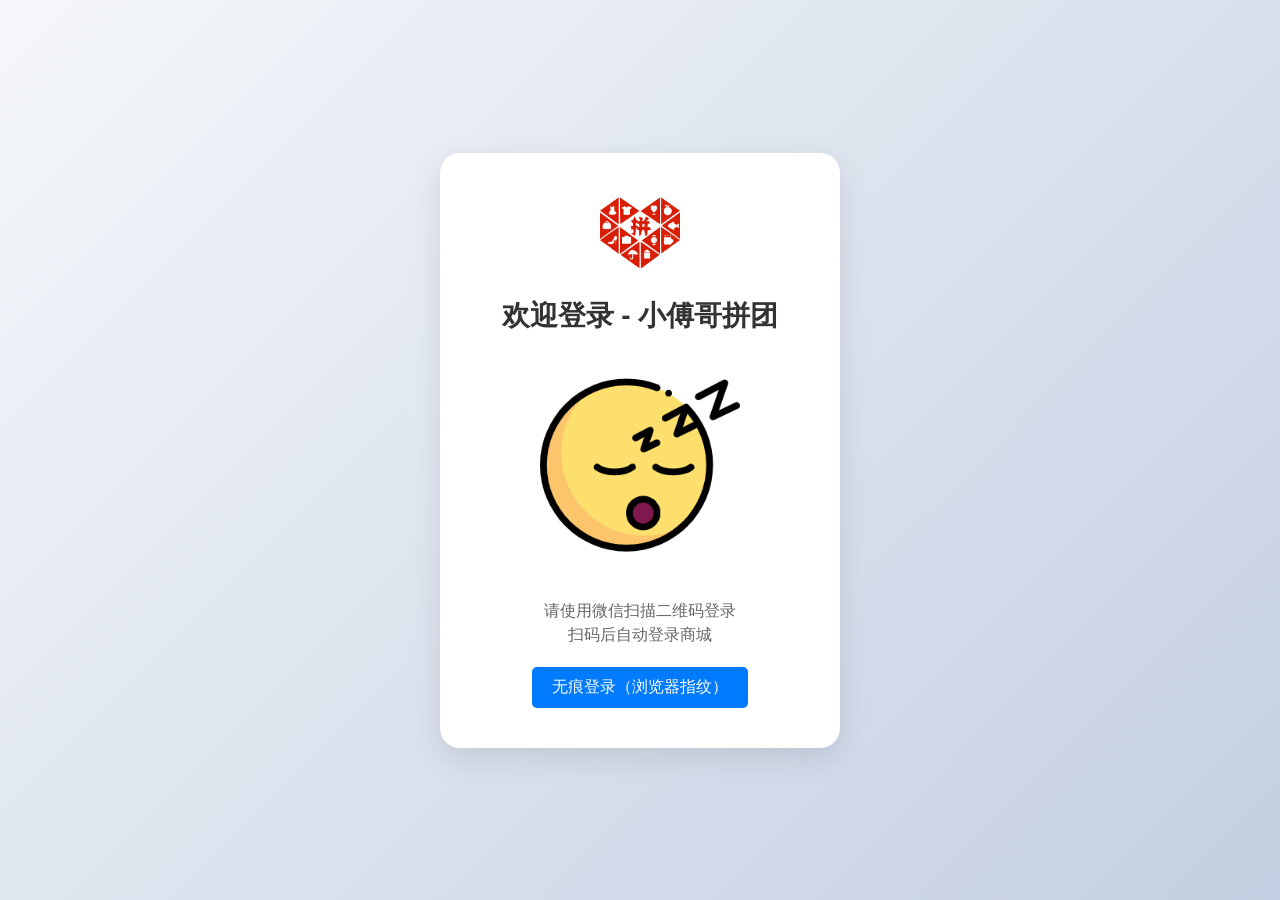
<file: docs/tag/v3.0/nginx/html/login.html>
<!DOCTYPE html>
<html lang="zh-CN">
<head>
    <meta charset="UTF-8">
    <meta name="viewport" content="width=device-width, initial-scale=1.0">
    <title>S Pay Mall 商城登录</title>
    <script src="js/common.js"></script>
    <style>
        * {
            box-sizing: border-box;
            margin: 0;
            padding: 0;
        }
        body {
            font-family: 'Helvetica Neue', Arial, sans-serif;
            background: linear-gradient(135deg, #f5f7fa 0%, #c3cfe2 100%);
            display: flex;
            justify-content: center;
            align-items: center;
            height: 100vh;
            margin: 0;
        }
        .login-container {
            background-color: #fff;
            padding: 40px;
            border-radius: 20px;
            box-shadow: 0 10px 30px rgba(0, 0, 0, 0.1);
            text-align: center;
            max-width: 400px;
            width: 90%;
            transition: all 0.3s ease;
        }
        .login-container:hover {
            transform: translateY(-5px);
            box-shadow: 0 15px 35px rgba(0, 0, 0, 0.15);
        }
        .login-container h1 {
            margin-bottom: 30px;
            color: #333;
            font-size: 28px;
            font-weight: 600;
        }
        .qr-code {
            margin: 30px 0;
            position: relative;
        }
        .qr-code img {
            width: 200px;
            height: 200px;
            border-radius: 10px;
            transition: all 0.3s ease;
        }
        .qr-code::before {
            content: '';
            position: absolute;
            top: -5px;
            left: -5px;
            right: -5px;
            bottom: -5px;
            background: linear-gradient(45deg, #12c2e9, #c471ed, #f64f59);
            z-index: -1;
            filter: blur(20px);
            border-radius: 15px;
            opacity: 0;
            transition: opacity 0.3s ease;
        }
        .qr-code:hover::before {
            opacity: 1;
        }
        .instructions {
            color: #666;
            font-size: 16px;
            margin-top: 20px;
            line-height: 1.5;
        }
        .logo {
            width: 80px;
            height: 80px;
            margin-bottom: 20px;
        }
        .stealth-login-btn {
            background-color: #007bff;
            color: white;
            border: none;
            padding: 10px 20px;
            border-radius: 5px;
            font-size: 16px;
            cursor: pointer;
            margin-top: 20px;
            transition: background-color 0.3s ease;
        }
        .stealth-login-btn:hover {
            background-color: #0056b3;
        }
        @keyframes pulse {
            0% {
                transform: scale(1);
            }
            50% {
                transform: scale(1.05);
            }
            100% {
                transform: scale(1);
            }
        }
        .pulse {
            animation: pulse 2s infinite;
        }
    </style>
</head>
<body>
<div class="login-container">
    <img src="./images/logo.png" alt="S Pay Mall Logo" class="logo">
    <h1>欢迎登录 - 小傅哥拼团</h1>
    <div class="qr-code">
        <img id="qr-code-img" src="images/placeholder.png" alt="微信二维码" class="pulse">
    </div>
    <p class="instructions">请使用微信扫描二维码登录<br>扫码后自动登录商城</p>
    <button id="stealth-login-btn" class="stealth-login-btn">无痕登录（浏览器指纹）</button>
</div>

<script>
    var sPayMallUrl = AppConfig.sPayMallUrl;

    document.addEventListener("DOMContentLoaded", function() {
        // ./js/v4.js 替换 https://openfpcdn.io/fingerprintjs/v4
        const fpPromise = import('./js/v4.js')
            .then(FingerprintJS => FingerprintJS.load());

        // 获取浏览器指纹 ID
        fpPromise
            .then(fp => fp.get())
            .then(result => {
                const visitorId = result.visitorId;

                // 无痕登录按钮点击事件
                const stealthLoginBtn = document.getElementById('stealth-login-btn');
                stealthLoginBtn.addEventListener('click', () => {
                    // 将浏览器指纹 ID 作为 Cookie 值写入浏览器
                    setCookie('loginToken', visitorId, 30);
                    // 重定向到登录后的页面
                    window.location.href = 'index.html';
                });

                // 获取场景值
                let sceneStr = visitorId.toUpperCase();

                // 获取二维码 ticket
                fetch(sPayMallUrl + '/api/v1/login/weixin_qrcode_ticket_scene?sceneStr=' + sceneStr)
                    .then(response => response.json())
                    .then(data => {
                        if (data.code === "0000") {
                            const ticket = data.data;
                            const qrCodeImg = document.getElementById('qr-code-img');
                            qrCodeImg.src = `https://mp.weixin.qq.com/cgi-bin/showqrcode?ticket=${ticket}`;
                            qrCodeImg.classList.remove('pulse');

                            // 开始轮询检查登录状态
                            const intervalId = setInterval(() => {
                                checkLoginStatus(ticket, intervalId);
                            }, 3000); // 每3秒检查一次
                        } else {
                            console.error('获取二维码 ticket 失败:', data.info);
                        }
                    })
                    .catch(error => {
                        console.error('请求失败:', error);
                    });

                function checkLoginStatus(ticket, intervalId) {
                    fetch(sPayMallUrl + `/api/v1/login/check_login_scene?ticket=${ticket}&sceneStr=` + sceneStr)
                        .then(response => response.json())
                        .then(data => {
                            if (data.code === "0000") {
                                console.info("login success");
                                // 停止轮询
                                clearInterval(intervalId);
                                // 保存登录 token 到 cookie，设置有效期为30天
                                setCookie('loginToken', data.data, 30);
                                // 在这里可以重定向到登录后的页面
                                window.location.href = 'index.html'; // 假设登录成功后跳转到首页
                            } else {
                                console.info("login wait");
                            }
                        })
                        .catch(error => {
                            console.error('请求失败:', error);
                        });
                }

                function setCookie(name, value, days) {
                    const date = new Date();
                    date.setTime(date.getTime() + (days * 24 * 60 * 60 * 1000));
                    const expires = "expires=" + date.toUTCString();
                    document.cookie = name + "=" + value + ";" + expires + ";path=/";
                }
            });
    });
</script>
</body>
</html>
</file>
<file: docs/ui/group-buy-flow/styles.css>
:root {
    --ink: #17232b;
    --muted: #61717a;
    --line: #d9e0e3;
    --surface: #ffffff;
    --surface-soft: #f3f6f6;
    --canvas: #e9eeee;
    --primary: #176d64;
    --primary-hover: #11594f;
    --accent: #e5653f;
    --accent-hover: #c94f2d;
    --danger: #b83a3a;
    --danger-soft: #fff0ef;
    --success: #21845b;
    --warning: #a36a08;
    --shadow: 0 12px 30px rgba(20, 36, 43, 0.08);
}

* {
    box-sizing: border-box;
}

html {
    min-width: 320px;
    background: var(--canvas);
}

body {
    margin: 0;
    color: var(--ink);
    background: var(--canvas);
    font-family: Inter, "Microsoft YaHei", "PingFang SC", Arial, sans-serif;
    font-size: 14px;
    line-height: 1.5;
    letter-spacing: 0;
}

button,
input {
    font: inherit;
    letter-spacing: 0;
}

button,
label,
input[type="radio"] {
    cursor: pointer;
}

button:focus-visible,
input:focus-visible,
a:focus-visible {
    outline: 3px solid rgba(23, 109, 100, 0.25);
    outline-offset: 2px;
}

.content-grid,
.header-inner {
    width: min(1240px, calc(100% - 40px));
    margin: 0 auto;
}

.app-header {
    position: sticky;
    z-index: 20;
    top: 0;
    color: white;
    background: #17232b;
    border-bottom: 1px solid #2d3a42;
}

.header-inner {
    min-height: 68px;
    display: flex;
    align-items: center;
    justify-content: space-between;
    gap: 20px;
}

.brand-block,
.header-actions,
.eyebrow-row,
.primary-actions,
.section-heading,
.panel-heading,
.batch-actions,
.inline-field,
.participant-toolbar,
.queue-title,
.progress-copy,
.dialog-heading,
.dialog-actions {
    display: flex;
    align-items: center;
}

.brand-block {
    gap: 12px;
    min-width: 0;
}

.brand-mark {
    width: 38px;
    height: 38px;
    display: grid;
    flex: 0 0 auto;
    place-items: center;
    color: #17232b;
    background: #79cdbf;
    border-radius: 4px;
    font-weight: 900;
}

.brand-block h1,
.brand-block p,
.product-copy h2,
.product-copy p,
.section-heading h2,
.panel-heading h2,
.panel-hint,
.participant-toolbar p,
.empty-state,
.dialog-heading h2 {
    margin: 0;
}

.brand-block h1 {
    font-size: 17px;
    line-height: 1.2;
}

.brand-block p {
    margin-top: 3px;
    color: #9fb0b9;
    font-size: 11px;
    text-transform: uppercase;
}

.header-actions {
    justify-content: flex-end;
    gap: 9px;
}

.connection-status {
    min-height: 34px;
    display: inline-flex;
    align-items: center;
    gap: 7px;
    padding: 0 10px;
    color: #c5d0d5;
    border: 1px solid #3b4951;
    border-radius: 4px;
    white-space: nowrap;
}

.status-dot {
    width: 7px;
    height: 7px;
    background: #7b8b93;
    border-radius: 50%;
}

.connection-status.is-up .status-dot {
    background: #63c692;
    box-shadow: 0 0 0 3px rgba(99, 198, 146, 0.15);
}

.connection-status.is-down .status-dot {
    background: #ef735a;
}

.button,
.icon-button {
    min-height: 38px;
    border: 1px solid transparent;
    border-radius: 4px;
    font-weight: 700;
    transition: background-color 150ms ease, border-color 150ms ease, color 150ms ease, opacity 150ms ease;
}

.button {
    padding: 8px 14px;
}

.button:disabled,
.icon-button:disabled {
    cursor: not-allowed;
    opacity: 0.45;
}

.button-primary {
    color: white;
    background: var(--primary);
}

.button-primary:hover:not(:disabled) {
    background: var(--primary-hover);
}

.button-accent {
    color: white;
    background: var(--accent);
}

.button-accent:hover:not(:disabled) {
    background: var(--accent-hover);
}

.button-danger {
    color: var(--danger);
    background: var(--danger-soft);
    border-color: #e6b5b1;
}

.button-secondary {
    color: var(--ink);
    background: white;
    border-color: #bdc8cd;
}

.button-secondary:hover:not(:disabled) {
    background: #eef3f3;
    border-color: #91a1a8;
}

.button-quiet {
    color: inherit;
    background: transparent;
    border-color: currentColor;
    opacity: 0.82;
}

.button-quiet:hover:not(:disabled) {
    opacity: 1;
}

.product-band {
    background: var(--surface);
    border-bottom: 1px solid var(--line);
}

.product-grid {
    min-height: 390px;
    display: grid;
    grid-template-columns: minmax(280px, 430px) minmax(0, 1fr);
    align-items: center;
    gap: 64px;
    padding: 32px 0;
}

.product-media {
    height: 326px;
    overflow: hidden;
    background: #e8f6fa;
    border: 1px solid #cbdce1;
    border-radius: 4px;
}

.product-media img {
    width: 100%;
    height: 100%;
    display: block;
    object-fit: cover;
    object-position: center 36%;
}

.product-copy {
    min-width: 0;
}

.eyebrow-row {
    justify-content: space-between;
    gap: 12px;
    margin-bottom: 16px;
}

.eyebrow,
.section-index {
    color: var(--primary);
    font-size: 12px;
    font-weight: 800;
    text-transform: uppercase;
}

.activity-badge {
    padding: 4px 8px;
    color: #6c7477;
    background: #edf1f1;
    border-radius: 3px;
    font-size: 12px;
    font-weight: 700;
}

.product-copy h2 {
    max-width: 720px;
    font-size: 31px;
    line-height: 1.25;
}

.product-description {
    max-width: 680px;
    margin-top: 12px !important;
    color: var(--muted);
    font-size: 15px;
}

.price-line {
    min-height: 54px;
    display: flex;
    align-items: baseline;
    flex-wrap: wrap;
    gap: 10px;
    margin-top: 24px;
}

.price-line strong {
    color: var(--accent);
    font-size: 34px;
}

.price-line strong::before {
    content: "¥";
    margin-right: 2px;
    font-size: 17px;
}

.price-line span {
    color: #78858c;
}

.price-line .saving {
    padding: 2px 6px;
    color: #9c411f;
    background: #fff0e7;
    border-radius: 3px;
}

.stat-strip {
    display: grid;
    grid-template-columns: repeat(3, minmax(0, 1fr));
    max-width: 590px;
    margin-top: 20px;
    border-top: 1px solid var(--line);
    border-bottom: 1px solid var(--line);
}

.stat-strip div {
    min-width: 0;
    padding: 13px 16px 13px 0;
}

.stat-strip div + div {
    padding-left: 16px;
    border-left: 1px solid var(--line);
}

.stat-strip span,
.stat-strip strong {
    display: block;
}

.stat-strip span {
    color: var(--muted);
    font-size: 12px;
}

.stat-strip strong {
    margin-top: 3px;
    font-size: 19px;
}

.primary-actions {
    gap: 10px;
    margin-top: 24px;
}

.workflow-band {
    background: #f8fafa;
    border-bottom: 1px solid var(--line);
}

.workflow-steps {
    display: grid;
    grid-template-columns: repeat(5, minmax(0, 1fr));
    gap: 0;
    margin: 0;
    padding: 22px 0;
    list-style: none;
}

.workflow-steps li {
    position: relative;
    min-width: 0;
    display: flex;
    align-items: center;
    gap: 10px;
    color: #829097;
}

.workflow-steps li:not(:last-child)::after {
    content: "";
    position: absolute;
    top: 17px;
    right: 10px;
    left: 48px;
    height: 1px;
    background: #cbd4d8;
}

.workflow-steps li > span {
    position: relative;
    z-index: 1;
    width: 34px;
    height: 34px;
    display: grid;
    flex: 0 0 auto;
    place-items: center;
    background: #e4e9eb;
    border: 1px solid #c8d1d5;
    border-radius: 50%;
    font-weight: 800;
}

.workflow-steps div {
    position: relative;
    z-index: 2;
    min-width: 0;
    padding-right: 10px;
    background: #f8fafa;
}

.workflow-steps strong,
.workflow-steps small {
    display: block;
}

.workflow-steps strong {
    color: #5c696f;
    font-size: 13px;
}

.workflow-steps small {
    margin-top: 1px;
    font-size: 11px;
}

.workflow-steps li.is-active > span {
    color: white;
    background: var(--primary);
    border-color: var(--primary);
}

.workflow-steps li.is-active strong,
.workflow-steps li.is-complete strong {
    color: var(--ink);
}

.workflow-steps li.is-complete > span {
    color: white;
    background: var(--success);
    border-color: var(--success);
}

.workflow-steps li.is-complete:not(:last-child)::after {
    background: var(--success);
}

.operation-band {
    padding: 34px 0 42px;
}

.operation-grid {
    display: grid;
    grid-template-columns: minmax(0, 1fr) 320px;
    gap: 24px;
    align-items: start;
}

.operation-main,
.observer-panel,
.available-panel {
    background: var(--surface);
    border: 1px solid var(--line);
    border-radius: 5px;
    box-shadow: var(--shadow);
}

.operation-main {
    min-width: 0;
    padding: 24px;
}

.section-heading,
.panel-heading {
    justify-content: space-between;
    gap: 16px;
}

.section-heading > div:first-child,
.panel-heading > div:first-child {
    display: flex;
    align-items: baseline;
    gap: 9px;
}

.section-heading h2,
.panel-heading h2,
.dialog-heading h2 {
    font-size: 18px;
}

.team-mode {
    display: inline-grid;
    grid-template-columns: 1fr 1fr;
    border: 1px solid #bac7cc;
    border-radius: 4px;
    overflow: hidden;
}

.team-mode input {
    position: absolute;
    opacity: 0;
    pointer-events: none;
}

.team-mode label {
    min-width: 88px;
    padding: 7px 12px;
    text-align: center;
    background: white;
    font-weight: 700;
}

.team-mode label + input + label {
    border-left: 1px solid #bac7cc;
}

.team-mode input:checked + label {
    color: white;
    background: var(--primary);
}

.join-team-panel {
    margin-top: 18px;
    padding: 14px;
    background: #eef6f4;
    border-left: 3px solid var(--primary);
}

.join-team-panel > label {
    display: block;
    margin-bottom: 6px;
    color: var(--muted);
    font-size: 12px;
    font-weight: 700;
}

.inline-field {
    gap: 8px;
}

input[type="text"],
input[type="url"],
input[type="password"] {
    width: 100%;
    min-height: 38px;
    padding: 8px 10px;
    color: var(--ink);
    background: white;
    border: 1px solid #b8c5ca;
    border-radius: 3px;
}

input:disabled {
    color: #6c797f;
    background: #eef2f3;
}

.team-summary {
    display: grid;
    grid-template-columns: minmax(130px, 1.2fr) 1fr 1fr;
    gap: 18px;
    margin-top: 22px;
    padding: 15px;
    background: var(--surface-soft);
    border: 1px solid #dce4e6;
    border-radius: 4px;
}

.team-summary > div:first-child span,
.progress-copy span {
    color: var(--muted);
    font-size: 12px;
}

.team-summary > div:first-child strong {
    display: block;
    margin-top: 4px;
    overflow-wrap: anywhere;
    font-size: 16px;
}

.progress-copy {
    justify-content: space-between;
    gap: 8px;
}

.progress-track {
    height: 7px;
    margin-top: 8px;
    overflow: hidden;
    background: #d9e1e3;
    border-radius: 4px;
}

.progress-track span {
    width: 0;
    height: 100%;
    display: block;
    background: var(--primary);
    transition: width 250ms ease;
}

.progress-track.settle span {
    background: var(--accent);
}

.participant-toolbar {
    justify-content: space-between;
    gap: 16px;
    margin-top: 22px;
}

.participant-toolbar p,
.panel-hint {
    color: var(--muted);
    font-size: 12px;
}

.participant-table {
    margin-top: 12px;
    overflow-x: auto;
    border: 1px solid var(--line);
    border-radius: 4px;
}

.participant-header,
.participant-row {
    min-width: 760px;
    display: grid;
    grid-template-columns: minmax(145px, 1.25fr) minmax(125px, 1fr) 104px minmax(140px, 1.2fr) 128px;
    gap: 12px;
    align-items: center;
}

.participant-header {
    padding: 10px 12px;
    color: #64737a;
    background: #eff3f4;
    border-bottom: 1px solid var(--line);
    font-size: 11px;
    font-weight: 800;
    text-transform: uppercase;
}

.participant-row {
    min-height: 80px;
    padding: 12px;
    background: white;
}

.participant-row + .participant-row {
    border-top: 1px solid #e3e8ea;
}

.participant-row.is-busy {
    background: #fbf7ef;
}

.participant-user {
    min-width: 0;
    display: grid;
    grid-template-columns: 28px minmax(0, 1fr);
    align-items: center;
    gap: 8px;
}

.participant-number {
    width: 28px;
    height: 28px;
    display: grid;
    place-items: center;
    color: var(--primary);
    background: #e4f1ef;
    border-radius: 50%;
    font-size: 12px;
    font-weight: 900;
}

.participant-row input {
    min-width: 0;
}

.participant-trade {
    min-width: 0;
}

.participant-trade > span {
    display: none;
}

.status-label {
    display: inline-flex;
    width: fit-content;
    min-height: 26px;
    align-items: center;
    padding: 3px 8px;
    color: #5c696f;
    background: #edf1f2;
    border-radius: 3px;
    font-size: 12px;
    font-weight: 800;
}

.status-label.locked {
    color: #176252;
    background: #e2f2ed;
}

.status-label.paid {
    color: #9a451f;
    background: #fff0e7;
}

.status-label.refunded {
    color: #853232;
    background: #f9e8e7;
}

.status-label.busy {
    color: var(--warning);
    background: #fff4d7;
}

.order-cell {
    min-width: 0;
}

.order-cell strong,
.order-cell small {
    display: block;
    overflow: hidden;
    text-overflow: ellipsis;
    white-space: nowrap;
}

.order-cell strong {
    font-size: 12px;
}

.order-cell small {
    margin-top: 3px;
    color: var(--muted);
    font-size: 11px;
}

.row-actions {
    display: flex;
    justify-content: flex-end;
    gap: 5px;
}

.row-action {
    min-width: 58px;
    min-height: 32px;
    padding: 5px 8px;
    color: var(--primary);
    background: white;
    border: 1px solid #aebfc3;
    border-radius: 3px;
    font-weight: 800;
}

.row-action.danger {
    color: var(--danger);
    border-color: #dfb5b2;
}

.remove-button {
    min-width: 30px;
    padding: 5px;
    color: #77858c;
}

.participant-error {
    grid-column: 1 / -1;
    margin: -6px 0 0 36px;
    color: var(--danger);
    font-size: 11px;
}

.batch-actions {
    justify-content: flex-end;
    flex-wrap: wrap;
    gap: 8px;
    margin-top: 18px;
}

.side-column {
    display: grid;
    gap: 20px;
}

.observer-panel,
.available-panel {
    padding: 20px;
}

.icon-button {
    width: 36px;
    height: 36px;
    padding: 0;
    color: var(--ink);
    background: white;
    border-color: #bdc8cd;
    font-size: 22px;
    line-height: 1;
}

.icon-button:hover:not(:disabled) {
    background: #eef3f3;
}

.panel-hint {
    margin-top: 10px;
}

.queue-list {
    margin-top: 16px;
    border-top: 1px solid var(--line);
}

.queue-item {
    padding: 15px 0;
    border-bottom: 1px solid var(--line);
}

.queue-title {
    gap: 8px;
}

.queue-indicator {
    width: 8px;
    height: 8px;
    background: #aab5ba;
    border-radius: 50%;
}

.queue-indicator.success {
    background: var(--success);
}

.queue-indicator.refund {
    background: var(--accent);
}

.queue-item code {
    display: block;
    margin-top: 6px;
    overflow: hidden;
    color: #637078;
    font-size: 11px;
    text-overflow: ellipsis;
}

.queue-item dl {
    display: grid;
    grid-template-columns: repeat(3, minmax(0, 1fr));
    margin: 12px 0 0;
}

.queue-item dl div {
    text-align: center;
}

.queue-item dl div + div {
    border-left: 1px solid var(--line);
}

.queue-item dt {
    color: var(--muted);
    font-size: 11px;
}

.queue-item dd {
    margin: 2px 0 0;
    font-size: 17px;
    font-weight: 800;
}

.console-link {
    display: inline-block;
    margin-top: 14px;
    color: var(--primary);
    font-weight: 800;
    text-decoration: none;
}

.console-link:hover {
    text-decoration: underline;
}

.available-teams {
    margin-top: 14px;
}

.available-team {
    padding: 12px 0;
    border-top: 1px solid var(--line);
}

.available-team:first-child {
    border-top: 0;
}

.available-team-head {
    display: flex;
    justify-content: space-between;
    gap: 8px;
}

.available-team-head code {
    font-weight: 800;
}

.available-team p {
    margin: 5px 0 10px;
    color: var(--muted);
    font-size: 12px;
}

.available-team .button {
    width: 100%;
    min-height: 32px;
    padding: 5px 8px;
}

.log-band {
    padding: 30px 0 54px;
    background: #17232b;
    border-top: 1px solid #2c3941;
}

.log-heading {
    color: white;
}

.log-heading .section-index {
    color: #79cdbf;
}

.request-log {
    margin-top: 16px;
    overflow: hidden;
    background: #111a20;
    border: 1px solid #35434b;
    border-radius: 4px;
}

.request-log > .empty-state {
    padding: 30px;
    color: #8fa0a8;
    text-align: center;
}

.log-entry {
    color: #d7e0e4;
    border-top: 1px solid #2b3940;
}

.log-entry:first-child {
    border-top: 0;
}

.log-entry summary {
    min-height: 46px;
    display: grid;
    grid-template-columns: 64px minmax(0, 1fr) auto auto;
    gap: 12px;
    align-items: center;
    padding: 8px 14px;
    cursor: pointer;
    list-style: none;
}

.log-entry summary::-webkit-details-marker {
    display: none;
}

.log-method {
    color: #79cdbf;
    font-family: Consolas, monospace;
    font-size: 12px;
    font-weight: 800;
}

.log-path {
    min-width: 0;
    overflow: hidden;
    text-overflow: ellipsis;
    white-space: nowrap;
}

.log-result {
    color: #72cd9d;
    font-size: 12px;
    font-weight: 800;
}

.log-entry.is-error .log-result {
    color: #f2836c;
}

.log-time {
    color: #83949c;
    font-size: 11px;
}

.log-detail {
    display: grid;
    grid-template-columns: 1fr 1fr;
    gap: 1px;
    background: #2b3940;
    border-top: 1px solid #2b3940;
}

.log-detail > div {
    min-width: 0;
    padding: 12px;
    background: #142027;
}

.log-detail strong {
    color: #91a2aa;
    font-size: 11px;
}

.log-detail pre {
    max-height: 260px;
    margin: 8px 0 0;
    overflow: auto;
    color: #d7e0e4;
    font: 12px/1.55 Consolas, monospace;
    white-space: pre-wrap;
    overflow-wrap: anywhere;
}

.settings-dialog {
    width: min(660px, calc(100% - 30px));
    padding: 0;
    color: var(--ink);
    background: white;
    border: 1px solid #bdc8cd;
    border-radius: 5px;
    box-shadow: 0 24px 80px rgba(10, 23, 29, 0.28);
}

.settings-dialog::backdrop {
    background: rgba(12, 24, 30, 0.58);
}

.settings-dialog form {
    padding: 22px;
}

.dialog-heading {
    justify-content: space-between;
}

.settings-grid {
    display: grid;
    grid-template-columns: 1fr 1fr;
    gap: 14px;
    margin-top: 22px;
}

.settings-grid label {
    color: var(--muted);
    font-size: 12px;
    font-weight: 800;
}

.settings-grid input {
    margin-top: 5px;
    color: var(--ink);
    font-weight: 400;
}

.settings-grid label:first-child,
.settings-grid label:nth-child(2) {
    grid-column: 1 / -1;
}

.dialog-actions {
    justify-content: flex-end;
    gap: 8px;
    margin-top: 22px;
}

.toast-region {
    position: fixed;
    z-index: 50;
    right: 18px;
    bottom: 18px;
    width: min(360px, calc(100% - 36px));
    display: grid;
    gap: 8px;
}

.toast {
    padding: 11px 13px;
    color: white;
    background: #1f3038;
    border-left: 4px solid #79cdbf;
    border-radius: 4px;
    box-shadow: 0 12px 32px rgba(10, 23, 29, 0.25);
}

.toast.is-error {
    border-left-color: #f0745d;
}

.toast.is-success {
    border-left-color: #63c692;
}

@media (max-width: 960px) {
    .product-grid {
        grid-template-columns: minmax(240px, 0.8fr) minmax(0, 1.2fr);
        gap: 32px;
    }

    .operation-grid {
        grid-template-columns: 1fr;
    }

    .side-column {
        grid-template-columns: 1fr 1fr;
    }
}

@media (max-width: 720px) {
    .content-grid,
    .header-inner {
        width: min(100% - 24px, 1240px);
    }

    .header-inner {
        min-height: 62px;
    }

    .brand-block p,
    .connection-status,
    .header-actions .button-quiet {
        display: none;
    }

    .header-actions .button {
        min-height: 34px;
        padding: 6px 9px;
    }

    .product-grid {
        min-height: 0;
        grid-template-columns: 1fr;
        gap: 22px;
        padding: 20px 0 26px;
    }

    .product-media {
        height: auto;
        aspect-ratio: 16 / 10;
    }

    .product-copy h2 {
        font-size: 24px;
    }

    .workflow-steps {
        grid-template-columns: repeat(5, 80px);
        overflow-x: auto;
    }

    .workflow-steps li {
        display: block;
        text-align: center;
    }

    .workflow-steps li > span {
        margin: 0 auto 6px;
    }

    .workflow-steps li:not(:last-child)::after {
        top: 17px;
        right: -18px;
        left: 48px;
    }

    .workflow-steps div {
        padding: 0;
    }

    .workflow-steps small {
        display: none;
    }

    .operation-band {
        padding-top: 20px;
    }

    .operation-main,
    .observer-panel,
    .available-panel {
        padding: 16px;
    }

    .section-heading {
        align-items: flex-start;
        flex-direction: column;
    }

    .team-mode {
        width: 100%;
    }

    .team-mode label {
        min-width: 0;
    }

    .team-summary {
        grid-template-columns: 1fr;
    }

    .participant-toolbar {
        align-items: flex-start;
        flex-direction: column;
    }

    .participant-table {
        overflow: visible;
        border: 0;
    }

    .participant-header {
        display: none;
    }

    .participant-row {
        min-width: 0;
        grid-template-columns: minmax(0, 1fr) minmax(0, 1fr);
        gap: 12px;
        margin-bottom: 10px;
        border: 1px solid var(--line);
        border-radius: 4px;
    }

    .participant-row + .participant-row {
        border-top: 1px solid var(--line);
    }

    .participant-user,
    .participant-trade {
        align-self: end;
    }

    .participant-trade > span {
        display: block;
        margin-bottom: 5px;
        color: var(--muted);
        font-size: 11px;
        font-weight: 800;
    }

    .status-label {
        align-self: center;
    }

    .order-cell {
        grid-column: 1 / 2;
    }

    .row-actions {
        grid-column: 2 / 3;
        align-self: center;
    }

    .participant-error {
        margin-left: 0;
    }

    .side-column,
    .settings-grid,
    .log-detail {
        grid-template-columns: 1fr;
    }

    .log-entry summary {
        grid-template-columns: 52px minmax(0, 1fr) auto;
    }

    .log-time {
        display: none;
    }
}

@media (prefers-reduced-motion: reduce) {
    *,
    *::before,
    *::after {
        scroll-behavior: auto !important;
        transition: none !important;
    }
}
</file>
<file: docs/ui/html/css/index.css>
* {
    margin: 0;
    padding: 0;
    box-sizing: border-box;
}
body {
    background: #f5f5f5;
    font-family: Arial, sans-serif;
}

/* 轮播图样式 */
.swiper-container {
    width: 100%;
    height: 375px;
    position: relative;
    overflow: hidden;
}
.swiper-wrapper {
    display: flex;
    transition: transform 0.3s;
}
.swiper-slide {
    flex: 0 0 100%;
    height: 375px;
}
.swiper-slide img {
    width: 100%;
    height: 100%;
    object-fit: cover;
}
.swiper-pagination {
    position: absolute;
    bottom: 10px;
    left: 50%;
    transform: translateX(-50%);
    display: flex;
    gap: 6px;
}
.swiper-dot {
    width: 8px;
    height: 8px;
    border-radius: 50%;
    background: rgba(255,255,255,0.5);
    transition: all 0.3s;
}
.swiper-dot.active {
    background: #ff5000;
    width: 16px;
    border-radius: 4px;
}

/* 商品信息 */
.product-info {
    padding: 15px;
    background: white;
}
.product-title {
    font-size: 18px;
    color: #333;
    line-height: 1.4;
    margin-bottom: 8px;
}
.promotion-tag {
    display: inline-block;
    padding: 2px 6px;
    background: linear-gradient(90deg,#ff5000,#ff8000);
    color: white;
    border-radius: 2px;
    font-size: 12px;
    margin-right: 8px;
}
.promotion-text {
    font-size: 14px;
    color: #ff5000;
    margin: 8px 0;
}

/* 拼单列表 */
.group-list {
    margin: 15px;
    background: white;
    border-radius: 8px;
    padding: 10px;
    box-shadow: 0 2px 4px rgba(0,0,0,0.1);
}
.group-item {
    display: flex;
    justify-content: space-between;
    align-items: center;
    padding: 12px 0;
    border-bottom: 1px solid #eee;
}
.group-item:last-child {
    border-bottom: none;
}
.group-status {
    display: flex;
    align-items: center;
    gap: 8px;
    font-size: 12px;
    color: #999;
    margin-top: 4px;
}
.countdown {
    color: #ff5000;
    font-weight: bold;
}
.right {
    display: flex;
    flex-direction: column;
    align-items: flex-end;
    gap: 4px;
}
.user-info {
    font-size: 14px;
    color: #333;
}
.group-status {
    font-size: 12px;
    color: #999;
    margin-top: 4px;
}
.group-btn {
    background: #ff5000;
    color: white;
    border: none;
    padding: 8px 20px;
    border-radius: 15px;
    font-size: 14px;
    cursor: pointer;
}
.countdown {
    font-size: 14px;
    color: #ff5000;
}

/* 价格区域 */
.area {
    padding: 30px;
    border-top: 1px solid #eee;
}
.original-price {
    font-size: 14px;
    color: #999;
    text-decoration: line-through;
    margin-right: 10px;
}
.discount-price {
    font-size: 24px;
    color: #ff5000;
    font-weight: bold;
}

/* 底部操作栏 */
.action-bar {
    position: fixed;
    bottom: 0;
    left: 0;
    right: 0;
    background: white;
    padding: 10px 15px;
    display: flex;
    gap: 10px;
    box-shadow: 0 -2px 8px rgba(0,0,0,0.1);
}
.action-btn {
    flex: 1;
    padding: 12px;
    border: none;
    border-radius: 8px;
    font-size: 16px;
    cursor: pointer;
}
.buy-alone {
    background: #ffece5;
    color: #ff5000;
}
.group-buy {
    background: linear-gradient(90deg,#ff5000,#ff8000);
    color: white;
}

/* 支付弹窗样式 */
.modal {
  display: none;
  position: fixed;
  z-index: 1;
  left: 0;
  top: 0;
  width: 100%;
  height: 100%;
  background-color: rgba(0, 0, 0, 0.4);
}

.modal-content {
  background-color: #fefefe;
  margin: 15% auto;
  padding: 20px;
  border: 1px solid #888;
  width: 80%;
  max-width: 400px;
  text-align: center;
  border-radius: 5px;
}

.qr-code {
  width: 200px;
  height: 200px;
  margin: 20px 0;
}

.button-group {
  display: flex;
  justify-content: space-around;
  margin-top: 20px;
}

.button-group button {
  padding: 10px 20px;
  border: none;
  border-radius: 5px;
  cursor: pointer;
}

#cancelPayment {
  background-color: #f0f0f0;
  color: #333;
}

#completePayment {
  background-color: #4caf50;
  color: white;
}
</file>
<file: docs/dev-ops/nginx/html/css/index.css>
:root {
    --brand: #e02e24;
    --brand-dark: #c91f17;
    --warm: #fff3ed;
    --ink: #232323;
    --muted: #8b8b8b;
    --line: #eeeeee;
    --card: #ffffff;
}

* { box-sizing: border-box; }
html { scroll-behavior: smooth; }
body {
    margin: 0;
    color: var(--ink);
    background: #f5f5f5;
    font-family: -apple-system, BlinkMacSystemFont, "Segoe UI", "PingFang SC", "Microsoft YaHei", sans-serif;
    -webkit-font-smoothing: antialiased;
}
button, input { font: inherit; }
button, a { -webkit-tap-highlight-color: transparent; }

.topbar {
    position: sticky;
    z-index: 20;
    top: 0;
    padding: 12px max(16px, calc((100% - 1180px) / 2));
    color: white;
    background: linear-gradient(135deg, #e02e24 0%, #f34d34 100%);
    box-shadow: 0 4px 18px rgba(174, 22, 16, .18);
}
.topbar-row { display: flex; align-items: center; justify-content: space-between; }
.brand { display: flex; align-items: center; gap: 10px; }
.brand-mark {
    display: grid; width: 42px; height: 42px; place-items: center;
    border: 2px solid rgba(255,255,255,.8); border-radius: 14px;
    font-size: 23px; font-weight: 900; background: rgba(255,255,255,.14);
}
.brand strong { display: block; font-size: 20px; letter-spacing: 1px; }
.brand small { display: block; margin-top: 2px; color: rgba(255,255,255,.82); font-size: 11px; }
.admin-link {
    padding: 7px 11px; color: white; border: 1px solid rgba(255,255,255,.45);
    border-radius: 18px; text-decoration: none; font-size: 12px;
}
.top-actions { display: flex; gap: 8px; align-items: center; }
.identity-link {
    max-width: 120px; padding: 7px 11px; overflow: hidden; color: #7e211b;
    border-radius: 18px; background: #ffe56a; text-decoration: none;
    text-overflow: ellipsis; white-space: nowrap; font-size: 12px; font-weight: 700;
}
.search-box {
    display: flex; height: 42px; margin-top: 12px; padding-left: 14px;
    align-items: center; border-radius: 22px; background: white; overflow: hidden;
}
.search-box span { color: #aaa; font-size: 25px; transform: rotate(-15deg); }
.search-box input { flex: 1; min-width: 0; padding: 0 10px; border: 0; outline: 0; }
.search-box button { height: 34px; margin-right: 4px; padding: 0 18px; color: white; border: 0; border-radius: 18px; background: var(--brand); }

.page-shell { width: min(1180px, 100%); margin: auto; padding-bottom: 86px; }
.hero {
    position: relative; min-height: 230px; margin: 16px; padding: 28px;
    color: white; border-radius: 22px; overflow: hidden;
    background:
        radial-gradient(circle at 82% 24%, rgba(255,255,255,.24) 0 8%, transparent 9%),
        linear-gradient(120deg, #ff4b32 0%, #e02e24 52%, #bf1614 100%);
    box-shadow: 0 12px 28px rgba(191,22,20,.22);
}
.hero::after {
    content: ""; position: absolute; right: -80px; bottom: -110px; width: 300px; height: 300px;
    border: 42px solid rgba(255,255,255,.08); border-radius: 50%;
}
.hero-copy { position: relative; z-index: 2; }
.hero-badge { display: inline-block; padding: 5px 12px; color: var(--brand); border-radius: 14px; background: #ffe55c; font-size: 12px; font-weight: 800; }
.hero h1 { margin: 14px 0 8px; font-size: clamp(27px, 6vw, 43px); line-height: 1.15; letter-spacing: 1px; }
.hero p { margin: 0; color: rgba(255,255,255,.82); }
.hero button { margin-top: 22px; padding: 10px 24px; color: var(--brand); border: 0; border-radius: 20px; background: white; font-weight: 800; box-shadow: 0 6px 14px rgba(94,0,0,.18); }
.hero-art {
    position: absolute; right: 8%; bottom: 30px; z-index: 1; display: grid;
    width: 126px; height: 126px; place-items: center; border-radius: 38px;
    background: linear-gradient(145deg, #fff, #ffe9ce); color: var(--brand);
    box-shadow: 0 16px 30px rgba(90,0,0,.25); transform: rotate(8deg);
}
.hero-art strong { font-size: 65px; }
.hero-art span { position: absolute; top: 10px; left: 16px; font-size: 24px; font-weight: 900; }

.benefits {
    display: grid; grid-template-columns: repeat(4, 1fr); margin: 0 16px 12px; padding: 16px 10px;
    border-radius: 16px; background: white;
}
.benefits > div { display: flex; align-items: center; justify-content: center; gap: 8px; }
.benefits b { display: grid; width: 32px; height: 32px; place-items: center; color: var(--brand); border-radius: 50%; background: var(--warm); }
.benefits span { font-size: 13px; font-weight: 700; }
.benefits small { display: block; margin-top: 2px; color: #aaa; font-size: 10px; font-weight: 400; }

.category-nav {
    display: flex; gap: 4px; margin: 0 16px 14px; padding: 10px 6px;
    overflow-x: auto; scrollbar-width: none; border-radius: 16px; background: white;
}
.category-nav::-webkit-scrollbar { display: none; }
.category-nav button {
    flex: 0 0 76px; padding: 8px 3px; color: #666; border: 0; border-radius: 12px; background: transparent; font-size: 12px;
}
.category-nav span { display: grid; width: 42px; height: 42px; margin: 0 auto 5px; place-items: center; border-radius: 15px; background: #fff6ef; font-size: 23px; }
.category-nav button.active { color: var(--brand); background: #fff1ef; font-weight: 800; }
.category-nav button.active span { background: white; box-shadow: 0 3px 10px rgba(224,46,36,.14); }

.sort-nav {
    display: flex; gap: 8px; margin: 0 16px; padding: 10px;
    overflow-x: auto; border-radius: 13px; background: white; scrollbar-width: none;
}
.sort-nav::-webkit-scrollbar { display: none; }
.sort-nav button {
    flex: 0 0 auto; padding: 7px 13px; color: #666; border: 0;
    border-radius: 16px; background: #f7f7f7; font-size: 12px;
}
.sort-nav button.active { color: white; background: var(--brand); font-weight: 700; }

.section-heading { display: flex; align-items: end; justify-content: space-between; margin: 20px 16px 12px; }
.section-heading > div { display: grid; grid-template-columns: 5px auto; column-gap: 9px; }
.heading-accent { grid-row: 1 / span 2; border-radius: 4px; background: var(--brand); }
.section-heading h2 { margin: 0; font-size: 21px; }
.section-heading small { color: var(--muted); }
.section-heading button { color: var(--brand); border: 0; background: transparent; }

.product-grid { display: grid; grid-template-columns: repeat(4, 1fr); gap: 12px; padding: 0 16px; }
.product-card {
    min-width: 0; color: inherit; border-radius: 14px; overflow: hidden; background: var(--card);
    text-decoration: none; box-shadow: 0 4px 14px rgba(0,0,0,.035); transition: transform .2s, box-shadow .2s;
}
.product-card:hover { transform: translateY(-3px); box-shadow: 0 10px 24px rgba(0,0,0,.09); }
.product-image-wrap { position: relative; aspect-ratio: 1; overflow: hidden; background: #f8f8f8; }
.product-image-wrap img { width: 100%; height: 100%; object-fit: cover; transition: transform .35s; }
.product-card:hover img { transform: scale(1.025); }
.image-badge { position: absolute; left: 8px; bottom: 8px; padding: 4px 8px; color: white; border-radius: 5px; background: rgba(224,46,36,.92); font-size: 11px; }
.product-card-body { padding: 11px; }
.product-card h3 { display: -webkit-box; min-height: 42px; margin: 0; overflow: hidden; -webkit-line-clamp: 2; -webkit-box-orient: vertical; font-size: 15px; line-height: 1.4; }
.product-card h3 span { margin-right: 5px; padding: 2px 4px; color: white; border-radius: 3px; background: var(--brand); font-size: 10px; vertical-align: 2px; }
.product-card p { margin: 6px 0; color: #999; white-space: nowrap; overflow: hidden; text-overflow: ellipsis; font-size: 11px; }
.card-tags { min-height: 20px; white-space: nowrap; overflow: hidden; }
.card-tags em { margin-right: 4px; padding: 2px 5px; color: var(--brand); border: 1px solid #ffd1cd; border-radius: 3px; font-size: 9px; font-style: normal; }
.card-price { display: flex; margin-top: 8px; align-items: end; justify-content: space-between; }
.card-price div { color: var(--brand); white-space: nowrap; }
.card-price small { font-size: 12px; font-weight: 800; }
.card-price strong { font-size: 24px; letter-spacing: -1px; }
.card-price del { margin-left: 4px; color: #bbb; font-size: 10px; font-weight: 400; }
.card-price > span { padding-bottom: 3px; color: #999; font-size: 9px; white-space: nowrap; }

.skeleton { min-height: 330px; background: linear-gradient(100deg, #eee 20%, #f8f8f8 40%, #eee 60%); background-size: 200% 100%; animation: shimmer 1.3s infinite; }
@keyframes shimmer { to { background-position-x: -200%; } }
.empty-state { margin: 30px 16px; padding: 46px 20px; text-align: center; border-radius: 16px; background: white; }
.empty-state span { font-size: 48px; }
.empty-state h3 { margin: 12px 0 4px; }
.empty-state p { margin: 0 0 16px; color: var(--muted); }
.empty-state button { padding: 9px 20px; color: white; border: 0; border-radius: 18px; background: var(--brand); }

.mobile-tabbar { display: none; }
.toast {
    position: fixed; left: 50%; bottom: 90px; z-index: 80; max-width: 80vw; padding: 10px 18px;
    color: white; border-radius: 20px; background: rgba(20,20,20,.88); opacity: 0;
    transform: translate(-50%, 20px); pointer-events: none; transition: .25s;
}
.toast.show { opacity: 1; transform: translate(-50%, 0); }
.toast.error { background: rgba(186,33,25,.94); }

@media (max-width: 860px) {
    .product-grid { grid-template-columns: repeat(3, 1fr); }
    .hero-art { right: 5%; transform: rotate(8deg) scale(.82); transform-origin: right bottom; }
}
@media (max-width: 620px) {
    .topbar { padding: 10px 12px 12px; }
    .brand-mark { width: 36px; height: 36px; border-radius: 12px; font-size: 19px; }
    .brand strong { font-size: 17px; }
    .admin-link { font-size: 10px; }
    .hero { min-height: 196px; margin: 10px; padding: 22px 18px; border-radius: 17px; }
    .hero h1 { max-width: 70%; }
    .hero p { max-width: 66%; font-size: 12px; }
    .hero-art { right: 0; bottom: 20px; transform: rotate(8deg) scale(.66); }
    .benefits { margin: 0 10px 10px; padding: 12px 4px; }
    .benefits > div { display: block; text-align: center; }
    .benefits b { margin: auto auto 4px; }
    .benefits small { display: none; }
    .category-nav { margin: 0 10px 10px; }
    .sort-nav { margin: 0 10px; padding: 8px; }
    .section-heading { margin: 18px 10px 10px; }
    .product-grid { grid-template-columns: repeat(2, minmax(0, 1fr)); gap: 7px; padding: 0 8px; }
    .product-card { border-radius: 9px; }
    .product-card-body { padding: 9px 8px; }
    .product-card h3 { font-size: 14px; }
    .card-price { display: block; }
    .card-price > span { display: block; margin-top: 2px; }
    .skeleton { min-height: 285px; }
    .mobile-tabbar {
        position: fixed; left: 0; right: 0; bottom: 0; z-index: 30; display: grid;
        grid-template-columns: repeat(3, 1fr); height: 62px; padding-bottom: env(safe-area-inset-bottom);
        border-top: 1px solid var(--line); background: rgba(255,255,255,.96); backdrop-filter: blur(12px);
    }
    .mobile-tabbar a { display: grid; place-content: center; gap: 2px; color: #888; text-align: center; text-decoration: none; font-size: 10px; }
    .mobile-tabbar span { font-size: 21px; line-height: 1; }
    .mobile-tabbar a.active { color: var(--brand); }
}
</file>
<file: docs/dev-ops/nginx/html/admin/css/admin.css>
:root { --brand:#e02e24; --brand-dark:#bd2119; --ink:#20252d; --muted:#7d8490; --line:#e8ebef; --bg:#f5f7fa; --green:#20a66a; --amber:#e79a21; --blue:#4285db; }
* { box-sizing:border-box; }
body { margin:0; color:var(--ink); background:var(--bg); font-family:-apple-system,BlinkMacSystemFont,"Segoe UI","PingFang SC","Microsoft YaHei",sans-serif; }
button,input,select,textarea { font:inherit; }
button { cursor:pointer; }
.primary { padding:10px 18px; color:white; border:0; border-radius:9px; background:linear-gradient(135deg,#ef493b,var(--brand)); box-shadow:0 6px 15px rgba(224,46,36,.18); font-weight:700; }
.primary:disabled { opacity:.6; cursor:not-allowed; }
.wide { width:100%; }
.admin-brand { display:flex; align-items:center; gap:11px; }
.admin-brand > span { display:grid; width:40px; height:40px; place-items:center; color:white; border-radius:13px; background:var(--brand); font-size:22px; font-weight:900; }
.admin-brand strong,.admin-brand small { display:block; }
.admin-brand strong { font-size:17px; }
.admin-brand small { margin-top:2px; color:#949ba7; font-size:10px; }

.admin-login-page { min-height:100vh; display:grid; place-items:center; padding:24px; background:radial-gradient(circle at 20% 10%,#ffeae7,transparent 35%),radial-gradient(circle at 90% 85%,#ffe7d5,transparent 32%),#f7f8fb; }
.admin-login-card { width:min(460px,100%); padding:38px; border:1px solid rgba(255,255,255,.7); border-radius:24px; background:rgba(255,255,255,.92); box-shadow:0 24px 70px rgba(50,55,65,.14); backdrop-filter:blur(15px); }
.admin-brand.large > span { width:50px; height:50px; border-radius:16px; font-size:28px; }
.admin-brand.large strong { font-size:20px; }
.login-intro { margin:36px 0 26px; }
.login-intro > span { padding:4px 9px; color:var(--brand); border-radius:12px; background:#fff0ee; font-size:11px; font-weight:700; }
.login-intro h1 { margin:10px 0 6px; font-size:30px; }
.login-intro p { margin:0; color:var(--muted); font-size:13px; line-height:1.7; }
.admin-login-card label { display:block; margin-bottom:8px; font-size:12px; font-weight:700; }
.token-input { display:flex; height:48px; overflow:hidden; border:1px solid var(--line); border-radius:10px; background:white; }
.token-input:focus-within { border-color:#ef8f87; box-shadow:0 0 0 3px #fff0ef; }
.token-input input { flex:1; min-width:0; padding:0 13px; border:0; outline:0; }
.token-input button { padding:0 13px; color:var(--brand); border:0; background:transparent; }
.form-error { min-height:20px; margin:8px 0; color:var(--brand); font-size:11px; }
.back-store { display:block; margin-top:20px; color:#888; text-align:center; text-decoration:none; font-size:12px; }

.sidebar { position:fixed; inset:0 auto 0 0; z-index:20; display:flex; width:236px; padding:24px 18px; flex-direction:column; border-right:1px solid var(--line); background:white; }
.sidebar nav { display:grid; gap:7px; margin-top:34px; }
.sidebar nav a { display:flex; gap:11px; padding:12px 13px; color:#707783; align-items:center; border-radius:10px; text-decoration:none; font-size:13px; }
.sidebar nav a.active { color:var(--brand); background:#fff0ee; font-weight:800; }
.sidebar nav i { width:22px; font-size:18px; font-style:normal; text-align:center; }
.sidebar-tip { margin-top:auto; padding:14px; border-radius:12px; background:#fff6ef; }
.sidebar-tip strong { font-size:12px; }
.sidebar-tip p { margin:6px 0 0; color:#9a785e; font-size:10px; line-height:1.6; }
.logout { margin-top:13px; padding:10px; color:#888; border:1px solid var(--line); border-radius:9px; background:white; }
.admin-main { min-height:100vh; margin-left:236px; padding:28px 32px 60px; }
.admin-header { display:flex; align-items:center; justify-content:space-between; margin-bottom:24px; }
.admin-header small { color:#9ba1aa; }
.admin-header h1 { margin:6px 0 0; font-size:27px; }
.dashboard-cards { display:grid; grid-template-columns:repeat(4,1fr); gap:15px; margin-bottom:20px; }
.dashboard-cards > div { display:grid; grid-template-columns:46px 1fr auto; gap:11px; padding:18px; align-items:center; border:1px solid #edf0f3; border-radius:14px; background:white; box-shadow:0 7px 22px rgba(50,60,70,.035); }
.metric-icon { display:grid; width:44px; height:44px; place-items:center; color:white; border-radius:13px; font-weight:900; }
.metric-icon.red{background:#ed554a}.metric-icon.green{background:var(--green)}.metric-icon.amber{background:var(--amber)}.metric-icon.blue{background:var(--blue)}
.dashboard-cards p { margin:0; font-size:12px; font-weight:700; }
.dashboard-cards p small { display:block; margin-top:4px; color:#a3a8b0; font-size:9px; font-weight:400; }
.dashboard-cards > div > strong { font-size:27px; }
.panel { border:1px solid #edf0f3; border-radius:15px; background:white; box-shadow:0 8px 26px rgba(40,50,60,.04); overflow:hidden; }
.panel-toolbar { display:flex; padding:17px 18px; align-items:center; justify-content:space-between; border-bottom:1px solid var(--line); }
.filter-row { display:flex; gap:9px; }
.filter-row input,.filter-row select { height:38px; padding:0 11px; border:1px solid var(--line); border-radius:8px; outline:0; background:white; }
.filter-row input { width:240px; }
.filter-row button,.ghost { padding:0 15px; border:1px solid var(--line); border-radius:8px; background:#f9fafb; }
.ghost { height:38px; color:#6f7680; }
.table-wrap { overflow:auto; }
table { width:100%; border-collapse:collapse; white-space:nowrap; }
th,td { padding:14px 16px; text-align:left; border-bottom:1px solid #f0f1f3; font-size:12px; }
th { color:#8f96a0; background:#fafbfc; font-size:10px; letter-spacing:.3px; }
.table-product { display:flex; min-width:240px; gap:11px; align-items:center; }
.table-product img { width:48px; height:48px; object-fit:cover; border-radius:9px; background:#f3f3f3; }
.table-product strong,.table-product small { display:block; max-width:220px; overflow:hidden; text-overflow:ellipsis; }
.table-product strong { font-size:12px; }
.table-product small { margin-top:5px; color:#999; font-size:9px; }
.price-stack del,.price-stack strong,.rule-cell strong,.rule-cell small { display:block; }
.price-stack del { color:#aaa; font-size:9px; }
.price-stack strong { margin-top:3px; color:var(--brand); font-size:15px; }
.rule-cell small { margin-top:4px; color:#999; font-size:9px; }
.status-badge { display:inline-block; padding:4px 8px; border-radius:12px; font-size:9px; }
.status-badge.online { color:#168a57; background:#e7f8f0; }
.status-badge.draft { color:#b87918; background:#fff4dd; }
.status-badge.offline,.status-badge.abandoned { color:#777; background:#eff1f3; }
.row-actions { display:flex; gap:5px; }
.row-actions button { padding:5px 8px; color:#5d6570; border:1px solid var(--line); border-radius:6px; background:white; font-size:9px; }
.row-actions button.publish { color:#168a57; border-color:#bde7d3; }
.row-actions button.danger { color:var(--brand); border-color:#ffd1cd; }
.loading-cell { height:180px; color:#999; text-align:center; }
.loading-cell.error { color:var(--brand); }
.pagination { display:flex; padding:14px 18px; align-items:center; justify-content:space-between; color:#888; font-size:10px; }
.pagination button { margin-left:5px; padding:6px 10px; border:1px solid var(--line); border-radius:6px; background:white; }
.pagination button:disabled { opacity:.4; }

.drawer-backdrop { position:fixed; inset:0; z-index:40; background:rgba(20,25,30,.42); opacity:0; pointer-events:none; transition:.25s; }
.drawer-backdrop.open { opacity:1; pointer-events:auto; }
.config-drawer { position:fixed; top:0; right:0; bottom:0; z-index:50; width:min(720px,100%); overflow-y:auto; background:#f7f8fa; box-shadow:-18px 0 45px rgba(20,25,30,.2); transform:translateX(102%); transition:.3s ease; }
.config-drawer.open { transform:translateX(0); }
.config-drawer > header { position:sticky; top:0; z-index:2; display:flex; padding:18px 22px; align-items:center; justify-content:space-between; border-bottom:1px solid var(--line); background:rgba(255,255,255,.95); backdrop-filter:blur(10px); }
.config-drawer header small { color:var(--brand); }
.config-drawer header h2 { margin:4px 0 0; font-size:20px; }
.config-drawer header button { width:38px; height:38px; color:#888; border:0; border-radius:50%; background:#f3f4f5; font-size:24px; }
.config-drawer form { padding:18px; }
.form-section { margin-bottom:16px; padding:20px; border:1px solid #eceef1; border-radius:14px; background:white; }
.section-title { display:flex; gap:11px; margin-bottom:18px; align-items:center; }
.section-title > span { display:grid; width:31px; height:31px; place-items:center; color:white; border-radius:10px; background:var(--brand); font-weight:800; }
.section-title h3 { margin:0; font-size:15px; }
.section-title p { margin:3px 0 0; color:#999; font-size:9px; }
.form-section > label,.form-grid label { display:block; margin-bottom:13px; color:#555c65; font-size:11px; font-weight:700; }
.form-section input,.form-section select,.form-section textarea { width:100%; margin-top:6px; padding:10px 11px; color:#333; border:1px solid #dfe3e8; border-radius:8px; outline:0; background:white; resize:vertical; font-weight:400; }
.form-section input:focus,.form-section select:focus,.form-section textarea:focus { border-color:#ed8c84; box-shadow:0 0 0 3px #fff2f1; }
.form-section input[readonly] { color:#888; background:#f4f5f6; }
.form-section label small { display:block; margin-top:5px; color:#aaa; font-size:9px; font-weight:400; }
.form-grid { display:grid; gap:12px; }
.form-grid.two { grid-template-columns:repeat(2,1fr); }
.form-grid.three { grid-template-columns:repeat(3,1fr); }
.image-input-row { display:flex; gap:8px; }
.image-input-row > input { flex:1; }
.upload-button { flex:0 0 90px; display:grid!important; margin-top:6px!important; margin-bottom:0!important; place-items:center; color:var(--brand)!important; border:1px solid #ffd1cd; border-radius:8px; background:#fff5f4; cursor:pointer; }
.upload-button input { display:none; }
.image-preview-row { display:flex; gap:12px; margin:-4px 0 13px; align-items:center; }
.image-preview-row img { display:none; width:84px; height:84px; object-fit:cover; border-radius:10px; border:1px solid var(--line); }
.image-preview-row img.visible { display:block; }
.image-preview-row p { margin:0; color:#999; font-size:9px; line-height:1.6; }
.trial-card { display:grid; grid-template-columns:1fr auto 1fr auto 1.3fr; gap:9px; margin:6px 0 12px; padding:14px; align-items:center; border:1px dashed #e3e5e8; border-radius:10px; background:#fafbfc; text-align:center; }
.trial-card div small,.trial-card div strong { display:block; }
.trial-card small { color:#999; font-size:8px; }
.trial-card strong { margin-top:3px; font-size:17px; }
.trial-card > span { color:#aaa; }
.trial-card .result strong { color:var(--brand); }
.trial-card p { grid-column:1/-1; margin:4px 0 0; color:#999; font-size:9px; }
.trial-card.valid { border-color:#f1ada6; background:#fff7f6; }
.secondary { padding:8px 14px; color:var(--brand); border:1px solid #f1aaa3; border-radius:8px; background:white; }
.drawer-actions { position:sticky; bottom:-18px; display:flex; gap:9px; margin:0 -18px -18px; padding:14px 18px; justify-content:flex-end; border-top:1px solid var(--line); background:rgba(255,255,255,.97); }
.drawer-actions > button { padding:10px 22px; border:1px solid var(--line); border-radius:9px; background:white; }
.drawer-actions > button.primary { border:0; background:var(--brand); }
.confirm-modal { position:fixed; inset:0; z-index:80; display:none; place-items:center; padding:20px; background:rgba(20,25,30,.45); }
.confirm-modal.open { display:grid; }
.confirm-modal > div { width:min(380px,100%); padding:26px; text-align:center; border-radius:16px; background:white; box-shadow:0 18px 60px rgba(0,0,0,.2); }
.confirm-icon { display:grid; width:48px; height:48px; margin:auto; place-items:center; color:var(--brand); border-radius:50%; background:#fff0ee; font-size:22px; font-weight:900; }
.confirm-modal h3 { margin:13px 0 6px; }
.confirm-modal p { margin:0 0 20px; color:#888; font-size:11px; line-height:1.7; }
.confirm-modal > div > div { display:grid; grid-template-columns:1fr 1fr; gap:8px; }
.confirm-modal button { padding:9px; border:1px solid var(--line); border-radius:8px; background:white; }
.confirm-modal button.primary { color:white; border:0; background:var(--brand); }
.admin-toast { position:fixed; left:50%; bottom:30px; z-index:100; padding:10px 18px; color:white; border-radius:20px; background:#30343a; opacity:0; pointer-events:none; transform:translate(-50%,15px); transition:.25s; font-size:11px; }
.admin-toast.show { opacity:1; transform:translate(-50%,0); }
.admin-toast.success { background:#19885a; }.admin-toast.error { background:var(--brand); }

@media (max-width:1000px) {
    .dashboard-cards { grid-template-columns:repeat(2,1fr); }
    .sidebar { width:190px; }
    .admin-main { margin-left:190px; padding:22px 18px; }
}
@media (max-width:720px) {
    .sidebar { position:static; width:100%; height:auto; padding:14px 16px; flex-direction:row; align-items:center; }
    .sidebar nav { display:flex; margin:0 0 0 auto; }
    .sidebar nav a { padding:8px; }
    .sidebar-tip,.logout,.sidebar nav a:nth-child(2) { display:none; }
    .admin-main { margin:0; padding:18px 10px 50px; }
    .admin-header h1 { font-size:21px; }
    .dashboard-cards { gap:7px; }
    .dashboard-cards > div { grid-template-columns:38px 1fr; padding:12px; }
    .dashboard-cards > div > strong { grid-column:2; font-size:21px; }
    .metric-icon { width:36px; height:36px; }
    .panel-toolbar { display:block; }
    .filter-row { display:grid; grid-template-columns:1fr 110px 60px; }
    .filter-row input { width:auto; min-width:0; }
    .ghost { display:none; }
    .form-grid.three { grid-template-columns:1fr; gap:0; }
}
@media (max-width:520px) {
    .admin-login-card { padding:28px 22px; }
    .dashboard-cards { grid-template-columns:1fr 1fr; }
    .form-grid.two { grid-template-columns:1fr; gap:0; }
    .trial-card { grid-template-columns:1fr auto 1fr; }
    .trial-card .result { grid-column:1/-1; }
}
</file>
<file: docs/tag/v1.0/nginx/html/css/index.css>
* {
    margin: 0;
    padding: 0;
    box-sizing: border-box;
}
body {
    background: #f5f5f5;
    font-family: Arial, sans-serif;
}

/* 轮播图样式 */
.swiper-container {
    width: 100%;
    height: 375px;
    position: relative;
    overflow: hidden;
}
.swiper-wrapper {
    display: flex;
    transition: transform 0.3s;
}
.swiper-slide {
    flex: 0 0 100%;
    height: 375px;
}
.swiper-slide img {
    width: 100%;
    height: 100%;
    object-fit: cover;
}
.swiper-pagination {
    position: absolute;
    bottom: 10px;
    left: 50%;
    transform: translateX(-50%);
    display: flex;
    gap: 6px;
}
.swiper-dot {
    width: 8px;
    height: 8px;
    border-radius: 50%;
    background: rgba(255,255,255,0.5);
    transition: all 0.3s;
}
.swiper-dot.active {
    background: #ff5000;
    width: 16px;
    border-radius: 4px;
}

/* 商品信息 */
.product-info {
    padding: 15px;
    background: white;
}
.product-title {
    font-size: 18px;
    color: #333;
    line-height: 1.4;
    margin-bottom: 8px;
}
.promotion-tag {
    display: inline-block;
    padding: 2px 6px;
    background: linear-gradient(90deg,#ff5000,#ff8000);
    color: white;
    border-radius: 2px;
    font-size: 12px;
    margin-right: 8px;
}
.promotion-text {
    font-size: 14px;
    color: #ff5000;
    margin: 8px 0;
}

/* 拼单列表 */
.group-list {
    margin: 15px;
    background: white;
    border-radius: 8px;
    padding: 10px;
    box-shadow: 0 2px 4px rgba(0,0,0,0.1);
}
.group-item {
    display: flex;
    justify-content: space-between;
    align-items: center;
    padding: 12px 0;
    border-bottom: 1px solid #eee;
}
.group-item:last-child {
    border-bottom: none;
}
.group-status {
    display: flex;
    align-items: center;
    gap: 8px;
    font-size: 12px;
    color: #999;
    margin-top: 4px;
}
.countdown {
    color: #ff5000;
    font-weight: bold;
}
.right {
    display: flex;
    flex-direction: column;
    align-items: flex-end;
    gap: 4px;
}
.user-info {
    font-size: 14px;
    color: #333;
}
.group-status {
    font-size: 12px;
    color: #999;
    margin-top: 4px;
}
.group-btn {
    background: #ff5000;
    color: white;
    border: none;
    padding: 8px 20px;
    border-radius: 15px;
    font-size: 14px;
    cursor: pointer;
}
.countdown {
    font-size: 14px;
    color: #ff5000;
}

/* 价格区域 */
.area {
    padding: 30px;
    border-top: 1px solid #eee;
}
.original-price {
    font-size: 14px;
    color: #999;
    text-decoration: line-through;
    margin-right: 10px;
}
.discount-price {
    font-size: 24px;
    color: #ff5000;
    font-weight: bold;
}

/* 底部操作栏 */
.action-bar {
    position: fixed;
    bottom: 0;
    left: 0;
    right: 0;
    background: white;
    padding: 10px 15px;
    display: flex;
    gap: 10px;
    box-shadow: 0 -2px 8px rgba(0,0,0,0.1);
}
.action-btn {
    flex: 1;
    padding: 12px;
    border: none;
    border-radius: 8px;
    font-size: 16px;
    cursor: pointer;
}
.buy-alone {
    background: #ffece5;
    color: #ff5000;
}
.group-buy {
    background: linear-gradient(90deg,#ff5000,#ff8000);
    color: white;
}

/* 支付弹窗样式 */
.modal {
  display: none;
  position: fixed;
  z-index: 1;
  left: 0;
  top: 0;
  width: 100%;
  height: 100%;
  background-color: rgba(0, 0, 0, 0.4);
}

.modal-content {
  background-color: #fefefe;
  margin: 15% auto;
  padding: 20px;
  border: 1px solid #888;
  width: 80%;
  max-width: 400px;
  text-align: center;
  border-radius: 5px;
}

.qr-code {
  width: 200px;
  height: 200px;
  margin: 20px 0;
}

.button-group {
  display: flex;
  justify-content: space-around;
  margin-top: 20px;
}

.button-group button {
  padding: 10px 20px;
  border: none;
  border-radius: 5px;
  cursor: pointer;
}

#cancelPayment {
  background-color: #f0f0f0;
  color: #333;
}

#completePayment {
  background-color: #4caf50;
  color: white;
}

/* 空状态提示 */
.group-item.empty-tips {
    text-align: center;
    padding: 20px;
    background: #f8f8f8;
    border-radius: 8px;
    margin: 10px;
}

.tips-content {
    color: #666;
    font-size: 14px;
    letter-spacing: 1px;
}
</file>
<file: docs/tag/v2.0/nginx/html/css/index.css>
* {
    margin: 0;
    padding: 0;
    box-sizing: border-box;
}
body {
    background: #f5f5f5;
    font-family: Arial, sans-serif;
}

/* 轮播图样式 */
.swiper-container {
    width: 100%;
    height: 375px;
    position: relative;
    overflow: hidden;
}
.swiper-wrapper {
    display: flex;
    transition: transform 0.3s;
}
.swiper-slide {
    flex: 0 0 100%;
    height: 375px;
}
.swiper-slide img {
    width: 100%;
    height: 100%;
    object-fit: cover;
}
.swiper-pagination {
    position: absolute;
    bottom: 10px;
    left: 50%;
    transform: translateX(-50%);
    display: flex;
    gap: 6px;
}
.swiper-dot {
    width: 8px;
    height: 8px;
    border-radius: 50%;
    background: rgba(255,255,255,0.5);
    transition: all 0.3s;
}
.swiper-dot.active {
    background: #ff5000;
    width: 16px;
    border-radius: 4px;
}

/* 商品信息 */
.product-info {
    padding: 15px;
    background: white;
}
.product-title {
    font-size: 18px;
    color: #333;
    line-height: 1.4;
    margin-bottom: 8px;
}
.promotion-tag {
    display: inline-block;
    padding: 2px 6px;
    background: linear-gradient(90deg,#ff5000,#ff8000);
    color: white;
    border-radius: 2px;
    font-size: 12px;
    margin-right: 8px;
}
.promotion-text {
    font-size: 14px;
    color: #ff5000;
    margin: 8px 0;
}

/* 拼单列表 */
.group-list {
    margin: 15px;
    background: white;
    border-radius: 8px;
    padding: 10px;
    box-shadow: 0 2px 4px rgba(0,0,0,0.1);
}
.group-item {
    display: flex;
    justify-content: space-between;
    align-items: center;
    padding: 12px 0;
    border-bottom: 1px solid #eee;
}
.group-item:last-child {
    border-bottom: none;
}
.group-status {
    display: flex;
    align-items: center;
    gap: 8px;
    font-size: 12px;
    color: #999;
    margin-top: 4px;
}
.countdown {
    color: #ff5000;
    font-weight: bold;
}
.right {
    display: flex;
    flex-direction: column;
    align-items: flex-end;
    gap: 4px;
}
.user-info {
    font-size: 14px;
    color: #333;
}
.group-status {
    font-size: 12px;
    color: #999;
    margin-top: 4px;
}
.group-btn {
    background: #ff5000;
    color: white;
    border: none;
    padding: 8px 20px;
    border-radius: 15px;
    font-size: 14px;
    cursor: pointer;
}
.countdown {
    font-size: 14px;
    color: #ff5000;
}

/* 价格区域 */
.area {
    padding: 30px;
    border-top: 1px solid #eee;
}
.original-price {
    font-size: 14px;
    color: #999;
    text-decoration: line-through;
    margin-right: 10px;
}
.discount-price {
    font-size: 24px;
    color: #ff5000;
    font-weight: bold;
}

/* 底部操作栏 */
.action-bar {
    position: fixed;
    bottom: 0;
    left: 0;
    right: 0;
    background: white;
    padding: 10px 15px;
    display: flex;
    gap: 10px;
    box-shadow: 0 -2px 8px rgba(0,0,0,0.1);
}
.action-btn {
    flex: 1;
    padding: 12px;
    border: none;
    border-radius: 8px;
    font-size: 16px;
    cursor: pointer;
}
.buy-alone {
    background: #ffece5;
    color: #ff5000;
}
.group-buy {
    background: linear-gradient(90deg,#ff5000,#ff8000);
    color: white;
}

/* 支付弹窗样式 */
.modal {
  display: none;
  position: fixed;
  z-index: 1;
  left: 0;
  top: 0;
  width: 100%;
  height: 100%;
  background-color: rgba(0, 0, 0, 0.4);
}

.modal-content {
  background-color: #fefefe;
  margin: 15% auto;
  padding: 20px;
  border: 1px solid #888;
  width: 80%;
  max-width: 400px;
  text-align: center;
  border-radius: 5px;
}

.qr-code {
  width: 200px;
  height: 200px;
  margin: 20px 0;
}

.button-group {
  display: flex;
  justify-content: space-around;
  margin-top: 20px;
}

.button-group button {
  padding: 10px 20px;
  border: none;
  border-radius: 5px;
  cursor: pointer;
}

#cancelPayment {
  background-color: #f0f0f0;
  color: #333;
}

#completePayment {
  background-color: #4caf50;
  color: white;
}

/* 空状态提示 */
.group-item.empty-tips {
    text-align: center;
    padding: 20px;
    background: #f8f8f8;
    border-radius: 8px;
    margin: 10px;
}

.tips-content {
    color: #666;
    font-size: 14px;
    letter-spacing: 1px;
}

/* 新增支付弹窗样式 */
.payment-overlay {
    position: fixed;
    top: 0;
    left: 0;
    width: 100%;
    height: 100%;
    background: rgba(0, 0, 0, 0.5);
    display: flex;
    justify-content: center;
    align-items: center;
    z-index: 1000;
}

.payment-modal {
    background: white;
    padding: 20px;
    border-radius: 8px;
    max-width: 400px;
    width: 90%;
}

.payment-modal h3 {
    margin-top: 0;
    color: #333;
    border-bottom: 1px solid #eee;
    padding-bottom: 10px;
}

.payment-modal p {
    margin: 10px 0;
    color: #666;
}

.modal-buttons {
    margin-top: 20px;
    display: flex;
    gap: 10px;
}

.modal-buttons button {
    flex: 1;
    padding: 12px;
    border: none;
    border-radius: 4px;
    cursor: pointer;
    font-size: 14px;
    transition: opacity 0.3s;
}

.modal-buttons button:hover {
    opacity: 0.9;
}

.confirm-btn {
    background: #1677ff;
    color: white;
}

.cancel-btn {
    background: #f5f5f5;
    color: #666;
}
</file>
<file: docs/tag/v3.0/nginx/html/css/index.css>
* {
    margin: 0;
    padding: 0;
    box-sizing: border-box;
}
body {
    background: #f5f5f5;
    font-family: Arial, sans-serif;
}

/* 轮播图样式 */
.swiper-container {
    width: 100%;
    height: 375px;
    position: relative;
    overflow: hidden;
}
.swiper-wrapper {
    display: flex;
    transition: transform 0.3s;
}
.swiper-slide {
    flex: 0 0 100%;
    height: 375px;
}
.swiper-slide img {
    width: 100%;
    height: 100%;
    object-fit: cover;
}
.swiper-pagination {
    position: absolute;
    bottom: 10px;
    left: 50%;
    transform: translateX(-50%);
    display: flex;
    gap: 6px;
}
.swiper-dot {
    width: 8px;
    height: 8px;
    border-radius: 50%;
    background: rgba(255,255,255,0.5);
    transition: all 0.3s;
}
.swiper-dot.active {
    background: #ff5000;
    width: 16px;
    border-radius: 4px;
}

/* 商品信息 */
.product-info {
    padding: 15px;
    background: white;
}
.product-title {
    font-size: 18px;
    color: #333;
    line-height: 1.4;
    margin-bottom: 8px;
}
.promotion-tag {
    display: inline-block;
    padding: 2px 6px;
    background: linear-gradient(90deg,#ff5000,#ff8000);
    color: white;
    border-radius: 2px;
    font-size: 12px;
    margin-right: 8px;
}
.promotion-text {
    font-size: 14px;
    color: #ff5000;
    margin: 8px 0;
}

/* 拼单列表 */
.group-list {
    margin: 15px;
    background: white;
    border-radius: 8px;
    padding: 10px;
    box-shadow: 0 2px 4px rgba(0,0,0,0.1);
}
.group-item {
    display: flex;
    justify-content: space-between;
    align-items: center;
    padding: 12px 0;
    border-bottom: 1px solid #eee;
}
.group-item:last-child {
    border-bottom: none;
}
.group-status {
    display: flex;
    align-items: center;
    gap: 8px;
    font-size: 12px;
    color: #999;
    margin-top: 4px;
}
.countdown {
    color: #ff5000;
    font-weight: bold;
}
.right {
    display: flex;
    flex-direction: column;
    align-items: flex-end;
    gap: 4px;
}
.user-info {
    font-size: 14px;
    color: #333;
}
.group-status {
    font-size: 12px;
    color: #999;
    margin-top: 4px;
}
.group-btn {
    background: #ff5000;
    color: white;
    border: none;
    padding: 8px 20px;
    border-radius: 15px;
    font-size: 14px;
    cursor: pointer;
}
.countdown {
    font-size: 14px;
    color: #ff5000;
}

/* 价格区域 */
.area {
    padding: 30px;
    border-top: 1px solid #eee;
}
.original-price {
    font-size: 14px;
    color: #999;
    text-decoration: line-through;
    margin-right: 10px;
}
.discount-price {
    font-size: 24px;
    color: #ff5000;
    font-weight: bold;
}

/* 底部操作栏 */
.action-bar {
    position: fixed;
    bottom: 0;
    left: 0;
    right: 0;
    background: white;
    padding: 10px 15px;
    display: flex;
    gap: 10px;
    box-shadow: 0 -2px 8px rgba(0,0,0,0.1);
}
.action-btn {
    flex: 1;
    padding: 12px;
    border: none;
    border-radius: 8px;
    font-size: 16px;
    cursor: pointer;
}
.order-list-btn {
    background: #f0f0f0;
    color: #666;
    font-size: 14px;
}
.order-list-btn:hover {
    background: #e0e0e0;
}
.buy-alone {
    background: #ffece5;
    color: #ff5000;
}
.group-buy {
    background: linear-gradient(90deg,#ff5000,#ff8000);
    color: white;
}

/* 支付弹窗样式 */
.modal {
  display: none;
  position: fixed;
  z-index: 1;
  left: 0;
  top: 0;
  width: 100%;
  height: 100%;
  background-color: rgba(0, 0, 0, 0.4);
}

.modal-content {
  background-color: #fefefe;
  margin: 15% auto;
  padding: 20px;
  border: 1px solid #888;
  width: 80%;
  max-width: 400px;
  text-align: center;
  border-radius: 5px;
}

.qr-code {
  width: 200px;
  height: 200px;
  margin: 20px 0;
}

.button-group {
  display: flex;
  justify-content: space-around;
  margin-top: 20px;
}

.button-group button {
  padding: 10px 20px;
  border: none;
  border-radius: 5px;
  cursor: pointer;
}

#cancelPayment {
  background-color: #f0f0f0;
  color: #333;
}

#completePayment {
  background-color: #4caf50;
  color: white;
}

/* 空状态提示 */
.group-item.empty-tips {
    text-align: center;
    padding: 20px;
    background: #f8f8f8;
    border-radius: 8px;
    margin: 10px;
}

.tips-content {
    color: #666;
    font-size: 14px;
    letter-spacing: 1px;
}

/* 新增支付弹窗样式 */
.payment-overlay {
    position: fixed;
    top: 0;
    left: 0;
    width: 100%;
    height: 100%;
    background: rgba(0, 0, 0, 0.5);
    display: flex;
    justify-content: center;
    align-items: center;
    z-index: 1000;
}

.payment-modal {
    background: white;
    padding: 20px;
    border-radius: 8px;
    max-width: 400px;
    width: 90%;
}

.payment-modal h3 {
    margin-top: 0;
    color: #333;
    border-bottom: 1px solid #eee;
    padding-bottom: 10px;
}

.payment-modal p {
    margin: 10px 0;
    color: #666;
}

.modal-buttons {
    margin-top: 20px;
    display: flex;
    gap: 10px;
}

.modal-buttons button {
    flex: 1;
    padding: 12px;
    border: none;
    border-radius: 4px;
    cursor: pointer;
    font-size: 14px;
    transition: opacity 0.3s;
}

.modal-buttons button:hover {
    opacity: 0.9;
}

.confirm-btn {
    background: #1677ff;
    color: white;
}

.cancel-btn {
    background: #f5f5f5;
    color: #666;
}

/* 测试回调按钮样式 */
.test-callback-btn {
    background: linear-gradient(135deg, #667eea 0%, #764ba2 100%);
    color: white;
    font-size: 14px;
    font-weight: 500;
    transition: all 0.3s ease;
}

.test-callback-btn:hover {
    transform: translateY(-2px);
    box-shadow: 0 4px 12px rgba(102, 126, 234, 0.3);
}
</file>
<file: docs/ui/html/css/login.css>
@import url("https://fonts.googleapis.com/css2?family=Poppins:wght@300;400;500;600&display=swap");

* {
  margin: 0;
  padding: 0;
  box-sizing: border-box;
}

body {
  font-family: "Poppins", sans-serif;
  background: linear-gradient(135deg, #667eea 0%, #764ba2 100%);
  height: 100vh;
  display: flex;
  align-items: center;
  justify-content: center;
}

.container {
  background-color: #ffffff;
  padding: 40px;
  border-radius: 10px;
  box-shadow: 0 15px 30px rgba(0, 0, 0, 0.1);
  width: 400px;
  max-width: 90%;
}

.login-form h2 {
  text-align: center;
  color: #333;
  margin-bottom: 30px;
}

.input-group {
  position: relative;
  margin-bottom: 30px;
}

.input-group input {
  width: 100%;
  padding: 10px 0;
  font-size: 16px;
  color: #333;
  border: none;
  border-bottom: 1px solid #ddd;
  outline: none;
  background: transparent;
  transition: 0.3s;
}

.input-group label {
  position: absolute;
  top: 0;
  left: 0;
  padding: 10px 0;
  font-size: 16px;
  color: #666;
  pointer-events: none;
  transition: 0.3s;
}

.input-group input:focus ~ label,
.input-group input:valid ~ label {
  top: -20px;
  font-size: 12px;
  color: #667eea;
}

.input-group input:focus {
  border-bottom: 2px solid #667eea;
}

button {
  width: 100%;
  padding: 12px;
  background: #667eea;
  color: #fff;
  border: none;
  border-radius: 5px;
  cursor: pointer;
  font-size: 16px;
  transition: 0.3s;
}

button:hover {
  background: #764ba2;
}

.error-message {
  color: #ff3860;
  font-size: 14px;
  text-align: center;
  margin-top: 10px;
  display: none;
}
</file>
<file: docs/dev-ops/nginx/html/css/login.css>
:root { --brand:#e02e24; --ink:#252525; --muted:#7d7d7d; --line:#e9e9e9; --green:#168454; }
* { box-sizing:border-box; }
body { margin:0; color:var(--ink); background:#f4f4f4; font-family:-apple-system,BlinkMacSystemFont,"Segoe UI","PingFang SC","Microsoft YaHei",sans-serif; }
button,input { font:inherit; }
.identity-header {
    position:sticky; top:0; z-index:20; display:grid; grid-template-columns:48px 1fr 48px;
    width:min(900px,100%); min-height:56px; margin:auto; align-items:center;
    color:white; background:var(--brand);
}
.identity-header a { display:grid; height:48px; place-items:center; color:white; text-decoration:none; font-size:27px; }
.identity-header div { text-align:center; }
.identity-header strong { display:block; font-size:16px; }
.identity-header span { display:block; margin-top:2px; color:#ffd8d4; font-size:10px; }
.identity-page { display:grid; width:min(900px,100%); margin:auto; background:white; }
.register-panel,.user-panel { padding:28px 22px; }
.register-panel { border-bottom:8px solid #f4f4f4; }
.section-kicker { color:var(--brand); font-size:10px; font-weight:800; }
h1,h2 { margin:5px 0 22px; letter-spacing:0; }
h1 { font-size:25px; }
h2 { font-size:20px; }
form { display:grid; gap:15px; }
label span { display:block; margin-bottom:7px; color:#555; font-size:12px; font-weight:700; }
input { width:100%; height:46px; padding:0 13px; border:1px solid #dcdcdc; border-radius:6px; outline:0; }
input:focus { border-color:var(--brand); box-shadow:0 0 0 3px #ffe8e5; }
form button { height:46px; color:white; border:0; border-radius:6px; background:var(--brand); font-weight:800; }
.form-error { min-height:18px; margin:0; color:var(--brand); font-size:12px; }
.section-title { display:flex; align-items:start; justify-content:space-between; }
.section-title > span { padding:5px 8px; color:#666; border-radius:4px; background:#f2f2f2; font-size:11px; }
.user-list { display:grid; gap:9px; }
.user-item {
    position:relative; display:grid; grid-template-columns:44px 1fr auto 28px; gap:10px;
    min-height:64px; padding:10px; align-items:center; border:1px solid var(--line); border-radius:8px;
}
.user-item.active { border-color:#9bd1b8; background:#f2fbf6; }
.user-avatar { display:grid; width:42px; height:42px; place-items:center; color:#84261f; border-radius:50%; background:#ffe0d7; font-weight:900; }
.user-copy { min-width:0; }
.user-copy strong,.user-copy code { display:block; overflow:hidden; text-overflow:ellipsis; white-space:nowrap; }
.user-copy strong { font-size:14px; }
.user-copy code { margin-top:4px; color:var(--muted); font-size:11px; }
.user-item > button[data-switch] { padding:7px 12px; color:white; border:0; border-radius:5px; background:var(--brand); }
.active-mark { color:var(--green); font-size:12px; font-weight:800; }
.remove-user { width:28px; height:28px; color:#999; border:0; background:transparent; font-size:20px; }
.empty-users { padding:55px 20px; color:#999; text-align:center; border:1px dashed #ddd; border-radius:8px; }
.empty-users b,.empty-users span { display:block; }
.empty-users b { color:#555; }
.empty-users span { margin-top:6px; font-size:12px; }
.toast { display:none; }
@media (min-width:720px) {
    body { padding:24px; }
    .identity-header { border-radius:8px 8px 0 0; }
    .identity-page { grid-template-columns:340px 1fr; min-height:570px; box-shadow:0 14px 36px rgba(0,0,0,.08); }
    .register-panel { border-right:8px solid #f4f4f4; border-bottom:0; }
}
</file>
<file: docs/dev-ops/nginx/html/css/orders.css>
:root { --brand:#e02e24; --ink:#242424; --muted:#858585; --line:#e8e8e8; --green:#168454; --amber:#a55b00; }
* { box-sizing:border-box; }
body { margin:0; color:var(--ink); background:#f3f3f3; font-family:-apple-system,BlinkMacSystemFont,"Segoe UI","PingFang SC","Microsoft YaHei",sans-serif; }
button { font:inherit; }
.orders-header {
    position:sticky; top:0; z-index:30; display:grid; grid-template-columns:48px 1fr 48px;
    width:min(760px,100%); height:52px; margin:auto; align-items:center; color:white; background:var(--brand);
}
.orders-header strong { text-align:center; font-size:16px; }
.orders-header a { display:grid; height:48px; place-items:center; color:white; text-decoration:none; font-size:25px; }
.orders-page { width:min(760px,100%); min-height:calc(100vh - 52px); margin:auto; padding-bottom:36px; background:#f5f5f5; }
.user-summary { display:grid; grid-template-columns:48px 1fr auto; gap:11px; padding:18px 16px; align-items:center; color:white; background:#c82720; }
.user-summary > div { display:grid; width:46px; height:46px; place-items:center; color:#7d211b; border-radius:50%; background:#ffe2d8; font-weight:900; }
.user-summary p { margin:0; min-width:0; }
.user-summary span,.user-summary strong,.user-summary code { display:block; }
.user-summary span { color:#ffc9c4; font-size:9px; }
.user-summary strong { margin-top:2px; font-size:15px; }
.user-summary code { margin-top:3px; overflow:hidden; color:#ffd9d6; text-overflow:ellipsis; white-space:nowrap; font-size:10px; }
.user-summary a { padding:7px 11px; color:#8b211b; border-radius:5px; background:#ffe86d; text-decoration:none; font-size:11px; font-weight:800; }
.order-tabs { position:sticky; top:52px; z-index:20; display:grid; grid-template-columns:repeat(4,1fr); background:white; border-bottom:1px solid var(--line); }
.order-tabs button { position:relative; height:47px; color:#666; border:0; background:white; font-size:12px; }
.order-tabs button.active { color:var(--brand); font-weight:800; }
.order-tabs button.active::after { content:""; position:absolute; left:32%; right:32%; bottom:0; height:3px; border-radius:3px; background:var(--brand); }
.order-list { display:grid; gap:9px; padding:10px; }
.order-card { overflow:hidden; border-radius:8px; background:white; }
.order-card-head { display:flex; padding:11px 12px; align-items:center; justify-content:space-between; border-bottom:1px solid #f1f1f1; }
.order-card-head code { color:#888; font-size:9px; }
.order-status { color:var(--amber); font-size:11px; font-weight:800; }
.order-status.paid { color:var(--green); }
.order-status.closed { color:#888; }
.order-product { display:grid; grid-template-columns:74px 1fr auto; gap:10px; padding:12px; background:#fafafa; }
.order-product { color:inherit; text-decoration:none; }
.order-product img { width:74px; height:74px; object-fit:cover; border-radius:6px; background:#eee; }
.product-copy { min-width:0; }
.product-copy strong { display:-webkit-box; overflow:hidden; -webkit-box-orient:vertical; -webkit-line-clamp:2; font-size:13px; line-height:1.4; }
.product-copy span { display:block; margin-top:7px; color:#999; font-size:9px; }
.order-price { align-self:end; color:var(--brand); font-size:15px; font-weight:900; }
.team-progress { display:grid; grid-template-columns:1fr auto; gap:8px; padding:11px 12px; align-items:center; border-bottom:1px solid #f2f2f2; }
.team-progress p { margin:0; color:#777; font-size:10px; }
.team-progress p strong { display:block; margin-bottom:4px; color:#333; font-size:12px; }
.team-progress button { padding:6px 9px; color:#555; border:1px solid #ddd; border-radius:5px; background:white; font-size:10px; }
.order-actions { display:flex; gap:7px; padding:10px 12px; justify-content:flex-end; }
.order-actions button { min-width:74px; padding:8px 10px; border:1px solid #ddd; border-radius:5px; background:white; font-size:11px; }
.order-actions button.primary { color:white; border-color:var(--brand); background:var(--brand); }
.order-actions button.refund { color:#a84d00; border-color:#ffd091; background:#fff9ed; }
.order-skeleton { height:210px; border-radius:8px; background:linear-gradient(100deg,#e9e9e9 20%,#f7f7f7 40%,#e9e9e9 60%); background-size:200%; animation:shimmer 1.2s infinite; }
@keyframes shimmer { to { background-position-x:-200%; } }
.empty-orders { margin:12px; padding:70px 20px; text-align:center; border-radius:8px; background:white; }
.empty-orders b,.empty-orders span { display:block; }
.empty-orders span { margin:8px 0 18px; color:#999; font-size:11px; }
.empty-orders a { display:inline-block; padding:9px 18px; color:white; border-radius:5px; background:var(--brand); text-decoration:none; font-size:12px; }
.load-more { display:block; margin:8px auto; padding:9px 22px; color:#666; border:1px solid #ddd; border-radius:5px; background:white; }
.load-more[hidden],.empty-orders[hidden] { display:none; }
.modal { position:fixed; inset:0; z-index:80; display:none; place-items:center; padding:18px; background:rgba(0,0,0,.55); }
.modal.open { display:grid; }
.modal-panel { position:relative; width:min(400px,100%); max-height:88vh; padding:25px; overflow-y:auto; text-align:center; border-radius:8px; background:white; }
.modal-close { position:absolute; top:8px; right:9px; width:34px; height:34px; color:#888; border:0; background:transparent; font-size:24px; }
.modal-panel > span { color:var(--brand); font-size:9px; font-weight:800; }
.modal-panel h2 { margin:5px 0 8px; font-size:21px; }
.modal-panel > strong { display:block; color:var(--brand); font-size:34px; }
.modal-panel dl { margin:18px 0; text-align:left; border:1px solid var(--line); border-radius:7px; }
.modal-panel dl div { display:grid; grid-template-columns:75px 1fr; gap:8px; padding:10px; }
.modal-panel dl div + div { border-top:1px solid var(--line); }
.modal-panel dt { color:#888; font-size:10px; }
.modal-panel dd { margin:0; overflow-wrap:anywhere; text-align:right; font-size:10px; }
.modal-actions { display:grid; grid-template-columns:1fr 1.2fr; gap:8px; }
.modal-actions button { padding:11px; border:0; border-radius:5px; background:#eee; }
.modal-actions button:last-child { color:white; background:var(--brand); }
.team-panel { text-align:left; }
.team-panel > span,.team-panel > h2 { display:block; text-align:center; }
.team-summary { padding:12px; border:1px solid var(--line); border-radius:7px; background:#fafafa; }
.team-summary strong,.team-summary span { display:block; }
.team-summary span { margin-top:4px; color:#888; font-size:10px; }
.member-list { display:grid; gap:7px; margin-top:12px; }
.member-item { display:grid; grid-template-columns:34px 1fr auto; gap:8px; padding:9px; align-items:center; border:1px solid var(--line); border-radius:7px; }
.member-item b { display:grid; width:32px; height:32px; place-items:center; color:#7e312a; border-radius:50%; background:#ffe2d8; font-size:10px; }
.member-item strong,.member-item small { display:block; }
.member-item strong { font-size:11px; }
.member-item small { margin-top:3px; color:#999; font-size:8px; }
.member-item em { color:#777; font-size:9px; font-style:normal; }
.member-item em.paid { color:var(--green); }
.team-copy { width:100%; margin-top:13px; padding:10px; color:white; border:0; border-radius:5px; background:var(--brand); }
.toast { position:fixed; left:50%; bottom:34px; z-index:100; max-width:82vw; padding:10px 17px; color:white; border-radius:20px; background:#222; opacity:0; pointer-events:none; transform:translate(-50%,18px); transition:.2s; }
.toast.show { opacity:1; transform:translate(-50%,0); }
.toast.error { background:#b9231c; }
.toast.success { background:#157548; }
@media (min-width:761px) { body { padding:18px 0; } .orders-header { border-radius:8px 8px 0 0; } .orders-page { box-shadow:0 14px 35px rgba(0,0,0,.08); } }
</file>
<file: docs/dev-ops/nginx/html/css/product-detail.css>
:root { --brand:#e02e24; --brand-dark:#c92119; --ink:#222; --muted:#888; --line:#eee; --bg:#f4f4f4; }
* { box-sizing:border-box; }
body { margin:0; color:var(--ink); background:var(--bg); font-family:-apple-system,BlinkMacSystemFont,"Segoe UI","PingFang SC","Microsoft YaHei",sans-serif; }
button,a { -webkit-tap-highlight-color:transparent; }
button { font:inherit; }
.detail-header {
    position:sticky; top:0; z-index:30; display:grid; grid-template-columns:44px 1fr 44px;
    height:50px; align-items:center; border-bottom:1px solid rgba(0,0,0,.05); background:rgba(255,255,255,.94); backdrop-filter:blur(12px);
}
.detail-header strong { text-align:center; font-size:16px; }
.detail-header button,.detail-header a { display:grid; height:44px; place-items:center; color:#333; border:0; background:transparent; text-decoration:none; font-size:29px; }
.detail-page { width:min(680px,100%); margin:auto; padding-bottom:90px; }
.card { margin-top:9px; padding:16px; background:white; }
.gallery { position:relative; overflow:hidden; background:#fff; }
.gallery-track { display:flex; overflow-x:auto; scroll-snap-type:x mandatory; scrollbar-width:none; }
.gallery-track::-webkit-scrollbar { display:none; }
.gallery-slide { flex:0 0 100%; aspect-ratio:1; scroll-snap-align:start; background:#fafafa; }
.gallery-slide img { width:100%; height:100%; object-fit:cover; }
.gallery-skeleton { width:100%; aspect-ratio:1; background:linear-gradient(100deg,#eee 20%,#fafafa 40%,#eee 60%); background-size:200%; animation:shimmer 1.2s infinite; }
@keyframes shimmer { to { background-position-x:-200%; } }
.gallery-counter { position:absolute; right:13px; bottom:13px; padding:4px 9px; color:white; border-radius:14px; background:rgba(0,0,0,.46); font-size:11px; }
.gallery-dots { position:absolute; left:50%; bottom:15px; display:flex; gap:5px; transform:translateX(-50%); }
.gallery-dots i { width:5px; height:5px; border-radius:50%; background:rgba(255,255,255,.7); }
.gallery-dots i.active { width:13px; border-radius:4px; background:var(--brand); }
.price-panel { display:flex; min-height:78px; padding:15px 16px 12px; color:white; align-items:end; justify-content:space-between; background:linear-gradient(115deg,#fa5d43,#e02e24 58%,#bf1c17); }
.group-label { margin-right:5px; padding:3px 6px; color:var(--brand); border-radius:4px; background:#ffe75b; font-size:11px; font-weight:800; vertical-align:5px; }
.price-panel small { font-size:16px; font-weight:800; }
.price-panel strong { margin-right:8px; font-size:39px; line-height:1; letter-spacing:0; }
.price-panel del { color:rgba(255,255,255,.72); font-size:12px; }
.sales-copy { padding-bottom:5px; font-size:12px; }
.sales-copy span { margin:0 3px; font-weight:800; }
.product-copy h1 { margin:0; font-size:20px; line-height:1.45; }
.product-copy p { margin:8px 0 12px; color:var(--muted); font-size:13px; }
.service-tags { display:flex; flex-wrap:wrap; gap:8px; }
.service-tags span { padding:4px 7px; color:var(--brand); border-radius:4px; background:#fff2f0; font-size:11px; }
.identity-strip { display:grid; grid-template-columns:42px 1fr auto; gap:10px; align-items:center; }
.identity-avatar { display:grid; width:42px; height:42px; place-items:center; color:#12643e; border-radius:50%; background:#daf4e7; font-weight:900; }
.identity-strip div span,.identity-strip div strong { display:block; }
.identity-strip div span { color:#999; font-size:10px; }
.identity-strip div strong { margin-top:3px; font-size:14px; }
.identity-strip a { padding:7px 11px; color:var(--brand); border:1px solid #ffc9c4; border-radius:5px; text-decoration:none; font-size:11px; }
.card-title { display:flex; align-items:center; justify-content:space-between; margin-bottom:14px; }
.card-title h2 { margin:0; font-size:17px; }
.card-title > span { color:#999; font-size:11px; }
.card-title > a { color:var(--brand); text-decoration:none; font-size:11px; }
.promotion-row { display:grid; grid-template-columns:42px 1fr auto; gap:10px; align-items:center; padding:13px; border-radius:12px; background:linear-gradient(90deg,#fff1ef,#fff8f4); }
.promo-icon { display:grid; width:40px; height:40px; place-items:center; color:white; border-radius:12px; background:var(--brand); font-size:18px; font-weight:900; }
.promotion-row strong { font-size:14px; }
.promotion-row p { margin:4px 0 0; color:#999; font-size:10px; }
.promotion-row em { color:var(--brand); font-size:10px; font-style:normal; }
.group-list { height:112px; overflow:hidden; }
.group-list.is-one-team { height:49px; }
.group-carousel-track { height:100%; transition:transform .45s ease; }
.group-carousel-page { display:grid; height:100%; grid-template-rows:repeat(2,49px); gap:14px; }
.team-statistic { display:grid; grid-template-columns:repeat(3,1fr); margin-bottom:17px; border:1px solid var(--line); border-radius:7px; }
.team-statistic div { padding:11px 4px; text-align:center; }
.team-statistic div + div { border-left:1px solid var(--line); }
.team-statistic strong,.team-statistic span { display:block; }
.team-statistic strong { color:var(--brand); font-size:19px; }
.team-statistic span { margin-top:3px; color:#888; font-size:9px; }
.group-item { display:grid; min-width:0; grid-template-columns:42px minmax(0,1fr) auto; gap:10px; align-items:center; }
.avatar { display:grid; width:42px; height:42px; place-items:center; color:#8d4638; border-radius:50%; background:linear-gradient(145deg,#ffe8d3,#ffcdb6); font-weight:900; }
.group-user { min-width:0; }
.group-user strong { display:block; max-width:140px; overflow:hidden; white-space:nowrap; text-overflow:ellipsis; font-size:13px; }
.group-user p { margin:4px 0 0; overflow:hidden; color:#999; white-space:nowrap; text-overflow:ellipsis; font-size:10px; }
.group-user em { color:var(--brand); font-style:normal; font-weight:800; }
.group-item button,.empty-group button { padding:8px 13px; color:white; border:0; border-radius:18px; background:var(--brand); font-size:12px; font-weight:700; }
.empty-group { display:grid; grid-template-columns:42px 1fr auto; gap:10px; align-items:center; padding:13px; border-radius:12px; background:#fafafa; }
.empty-group > span { display:grid; width:40px; height:40px; place-items:center; color:white; border-radius:50%; background:#ff9a6c; font-weight:900; }
.empty-group strong { font-size:13px; }
.empty-group p { margin:3px 0 0; color:#999; font-size:10px; }
.order-status-box,.invite-team-box { padding:13px; border:1px solid var(--line); border-radius:8px; background:#fafafa; }
.order-status-head,.team-summary-head { display:flex; gap:10px; align-items:center; justify-content:space-between; }
.status-badge { padding:4px 7px; color:#9d4b00; border-radius:4px; background:#fff0cf; font-size:10px; font-weight:800; }
.status-badge.paid { color:#12643e; background:#dff5e9; }
.status-badge.closed { color:#777; background:#e9e9e9; }
.order-status-box code,.invite-team-box code { display:block; margin-top:6px; overflow:hidden; color:#777; text-overflow:ellipsis; white-space:nowrap; font-size:10px; }
.order-progress { display:flex; margin:12px 0; align-items:center; justify-content:space-between; color:#777; font-size:11px; }
.order-progress strong { color:#222; font-size:13px; }
.order-actions,.invite-actions { display:flex; gap:7px; justify-content:flex-end; }
.order-actions button,.invite-actions button { padding:8px 12px; border:1px solid #ddd; border-radius:5px; background:white; font-size:11px; }
.order-actions .primary,.invite-actions .primary { color:white; border-color:var(--brand); background:var(--brand); }
.invite-team-box.unavailable { opacity:.72; }
.team-members-preview { display:flex; gap:5px; margin:12px 0; }
.team-members-preview span { display:grid; width:30px; height:30px; place-items:center; color:#7e312a; border-radius:50%; background:#ffe2d8; font-size:10px; font-weight:800; }
.group-skeleton { height:55px; border-radius:12px; background:#f2f2f2; animation:pulse 1.1s infinite alternate; }
@keyframes pulse { to { opacity:.5; } }
@media (prefers-reduced-motion:reduce) {
    .group-carousel-track { transition:none; }
}
.assurance-grid { display:grid; grid-template-columns:repeat(3,1fr); gap:8px; }
.assurance-grid div { display:flex; gap:7px; align-items:center; }
.assurance-grid b { display:grid; flex:0 0 32px; height:32px; place-items:center; color:var(--brand); border-radius:50%; background:#fff2ef; font-size:12px; }
.assurance-grid span { font-size:12px; font-weight:700; }
.assurance-grid small { display:block; margin-top:2px; color:#aaa; font-size:8px; font-weight:400; }
.detail-copy h2 { margin:0 0 14px; text-align:center; font-size:17px; }
.detail-banner { padding:30px 20px; color:white; text-align:center; border-radius:16px; background:linear-gradient(135deg,#ef6047,#c9201a); }
.detail-banner span { display:inline-block; padding:4px 10px; color:var(--brand); border-radius:12px; background:#ffe55a; font-size:10px; }
.detail-banner strong { display:block; margin:12px 0 7px; font-size:21px; }
.detail-banner p { margin:0; color:rgba(255,255,255,.75); font-size:11px; line-height:1.6; }
.bottom-actions {
    position:fixed; left:50%; bottom:0; z-index:40; display:grid; width:min(680px,100%);
    grid-template-columns:62px 1fr 1.15fr; height:66px; padding:7px 10px calc(7px + env(safe-area-inset-bottom));
    border-top:1px solid var(--line); background:rgba(255,255,255,.97); transform:translateX(-50%); backdrop-filter:blur(12px);
}
.bottom-actions a { display:grid; place-content:center; color:#777; text-align:center; text-decoration:none; font-size:10px; }
.bottom-actions a span { font-size:21px; line-height:1; }
.bottom-actions button { color:white; border:0; font-size:13px; font-weight:800; }
.bottom-actions button span { display:block; font-size:16px; }
.buy-alone { border-radius:22px 0 0 22px; background:linear-gradient(90deg,#ff9b21,#ff7417); }
.start-group { border-radius:0 22px 22px 0; background:linear-gradient(90deg,#f04432,var(--brand)); }
.start-group:disabled { background:#bbb; }
.modal { position:fixed; inset:0; z-index:90; display:none; place-items:center; padding:20px; background:rgba(0,0,0,.55); backdrop-filter:blur(3px); }
.modal.open { display:grid; }
.modal-card { position:relative; width:min(390px,100%); max-height:min(720px,90vh); padding:26px; overflow-y:auto; text-align:center; border-radius:8px; background:white; box-shadow:0 24px 60px rgba(0,0,0,.25); }
.modal-close { position:absolute; top:10px; right:12px; width:34px; height:34px; color:#999; border:0; background:transparent; font-size:26px; }
.modal-kicker { color:var(--brand); font-size:11px; }
.modal-card h2 { margin:4px 0; }
.modal-card > strong { display:block; color:var(--brand); font-size:36px; }
.qr-mock { display:grid; width:142px; height:142px; margin:15px auto; place-content:center; color:#111; border:10px solid #111; background:repeating-linear-gradient(45deg,#111 0 5px,#fff 5px 10px); box-shadow:inset 0 0 0 12px white; }
.qr-mock span { display:grid; width:54px; height:54px; margin:auto; place-items:center; color:white; background:var(--brand); font-size:29px; font-weight:900; }
.qr-mock small { margin-top:6px; padding:2px; background:white; font-size:8px; }
.modal-card p { color:#999; font-size:11px; }
.modal-actions { display:grid; grid-template-columns:1fr 1.2fr; gap:9px; margin-top:18px; }
.modal-actions button { padding:11px; border:0; border-radius:20px; background:#eee; }
.modal-actions button:last-child { color:white; background:var(--brand); }
.lock-state-icon { display:grid; width:66px; height:66px; margin:15px auto; place-items:center; color:#8f4700; border-radius:50%; background:#ffe8b0; font-size:23px; font-weight:900; }
.lock-summary { margin:0; text-align:left; border:1px solid var(--line); border-radius:7px; }
.lock-summary div { display:grid; grid-template-columns:78px 1fr; padding:9px 11px; gap:8px; }
.lock-summary div + div { border-top:1px solid var(--line); }
.lock-summary dt { color:#888; font-size:11px; }
.lock-summary dd { margin:0; overflow-wrap:anywhere; text-align:right; font-size:11px; font-weight:700; }
.lock-summary div:last-child dd { color:var(--brand); font-size:14px; }
.lock-result-actions { display:grid; grid-template-columns:1fr 1fr 1.15fr; gap:7px; margin-top:16px; }
.lock-result-actions button { min-height:40px; padding:7px; border:1px solid #ddd; border-radius:5px; background:#f4f4f4; font-size:11px; }
.lock-result-actions button:nth-child(2) { color:#965100; border-color:#ffd184; background:#fff5df; }
.lock-result-actions button:last-child { color:white; border-color:var(--brand); background:var(--brand); }
.team-modal-card { text-align:left; }
.team-modal-card > h2,.team-modal-card > .modal-kicker { display:block; text-align:center; }
.team-detail-summary { margin:15px 0; padding:12px; border:1px solid var(--line); border-radius:7px; background:#fafafa; }
.team-detail-summary strong,.team-detail-summary span { display:block; }
.team-detail-summary span { margin-top:5px; color:#777; font-size:11px; }
.member-list { display:grid; gap:7px; }
.member-row { display:grid; grid-template-columns:34px 1fr auto; gap:9px; padding:9px; align-items:center; border:1px solid var(--line); border-radius:7px; }
.member-row b { display:grid; width:32px; height:32px; place-items:center; color:#72332d; border-radius:50%; background:#ffe4dc; font-size:11px; }
.member-row strong,.member-row small { display:block; }
.member-row strong { font-size:12px; }
.member-row small { margin-top:3px; color:#999; font-size:9px; }
.member-row em { color:#777; font-size:10px; font-style:normal; }
.member-row em.paid { color:#168454; }
.member-row em.closed { color:#999; }
.team-modal-actions { display:grid; grid-template-columns:1fr 1fr; gap:8px; margin-top:14px; }
.team-modal-actions button { padding:10px; border:1px solid #ddd; border-radius:5px; background:white; }
.team-modal-actions button:last-child { color:white; border-color:var(--brand); background:var(--brand); }
.fatal-state { margin:20px; padding:70px 20px; text-align:center; border-radius:18px; background:white; }
.fatal-state span { font-size:52px; }
.fatal-state p { color:#888; }
.fatal-state a { display:inline-block; padding:10px 20px; color:white; border-radius:20px; background:var(--brand); text-decoration:none; }
.toast { position:fixed; left:50%; bottom:88px; z-index:100; max-width:80vw; padding:10px 18px; color:white; border-radius:20px; background:rgba(20,20,20,.9); opacity:0; pointer-events:none; transform:translate(-50%,20px); transition:.25s; }
.toast.show { opacity:1; transform:translate(-50%,0); }
.toast.error { background:rgba(190,35,27,.95); }
.toast.success { background:rgba(38,139,82,.95); }
@media (min-width:681px) {
    body { padding:18px 0 0; background:linear-gradient(90deg,#f3f3f3,#fafafa,#f3f3f3); }
    .detail-header { width:680px; margin:auto; border-radius:14px 14px 0 0; }
    .detail-page { box-shadow:0 0 30px rgba(0,0,0,.05); }
}
</file>
